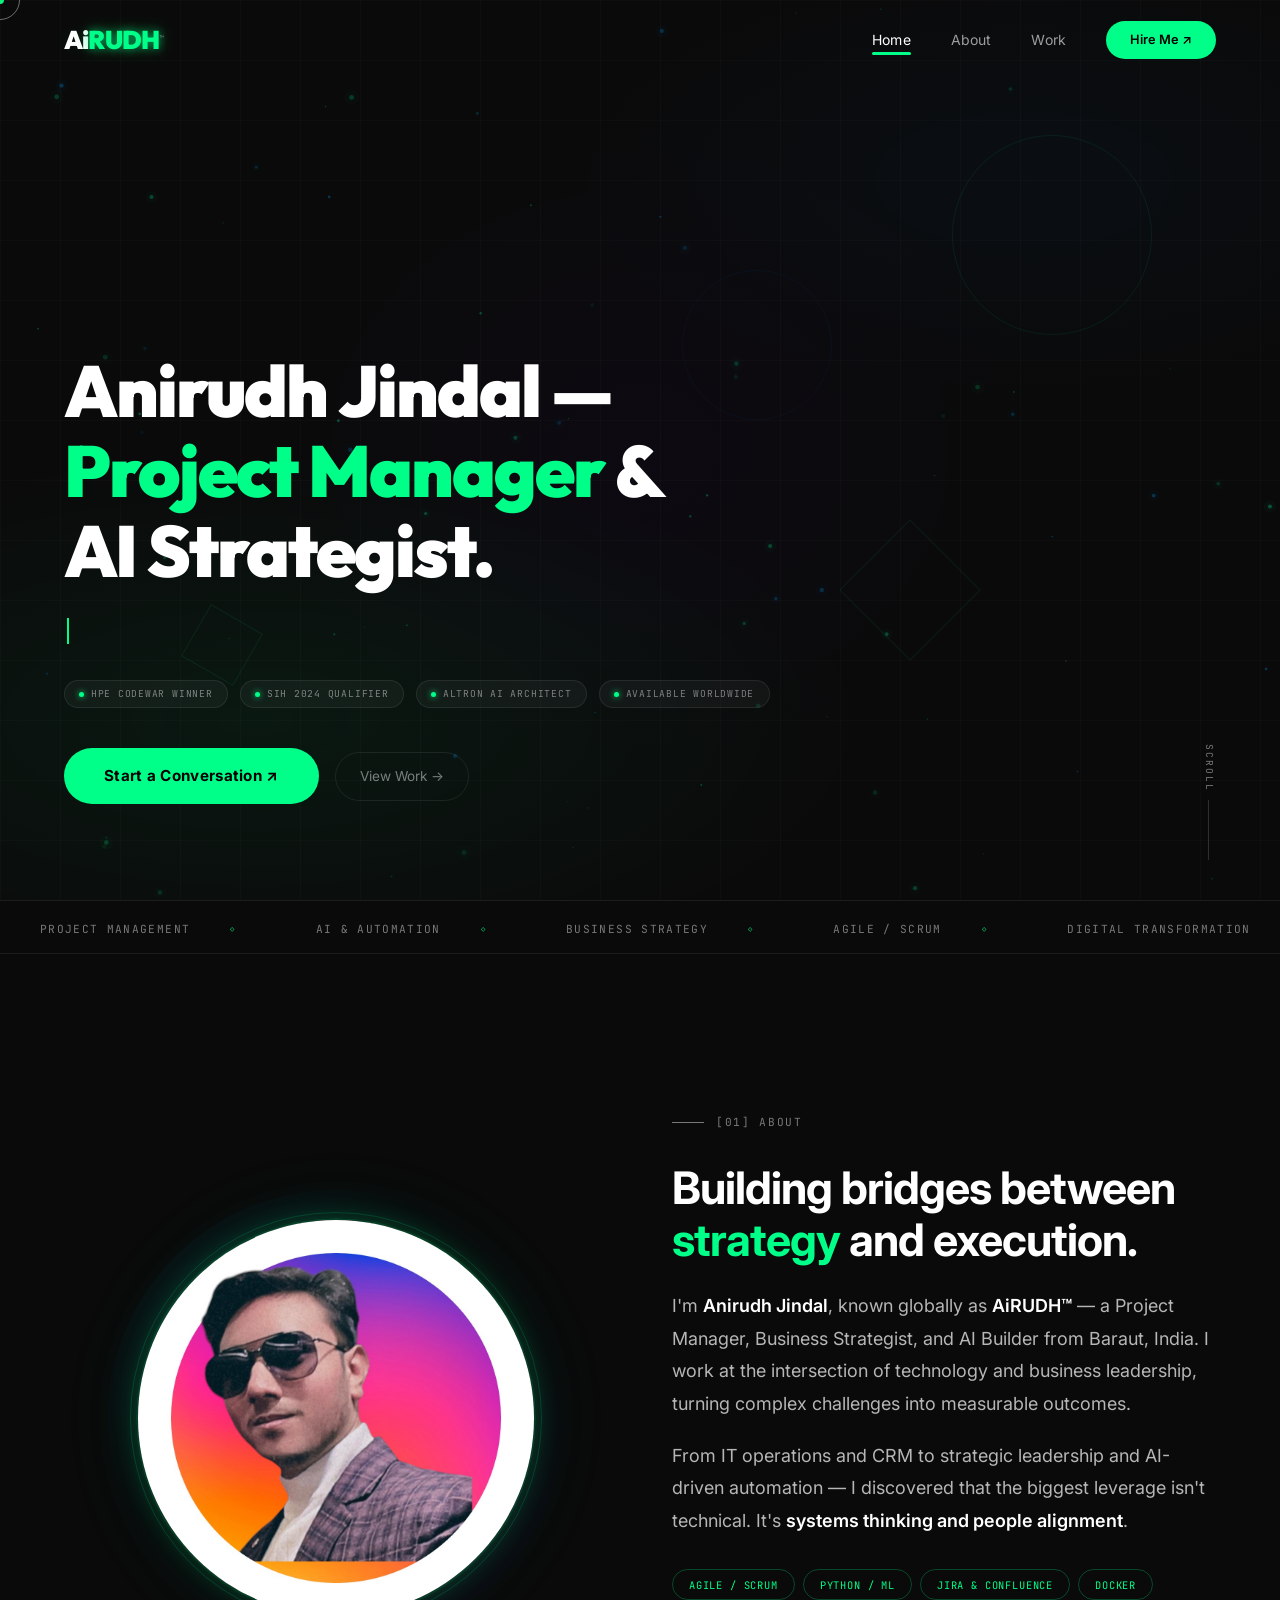
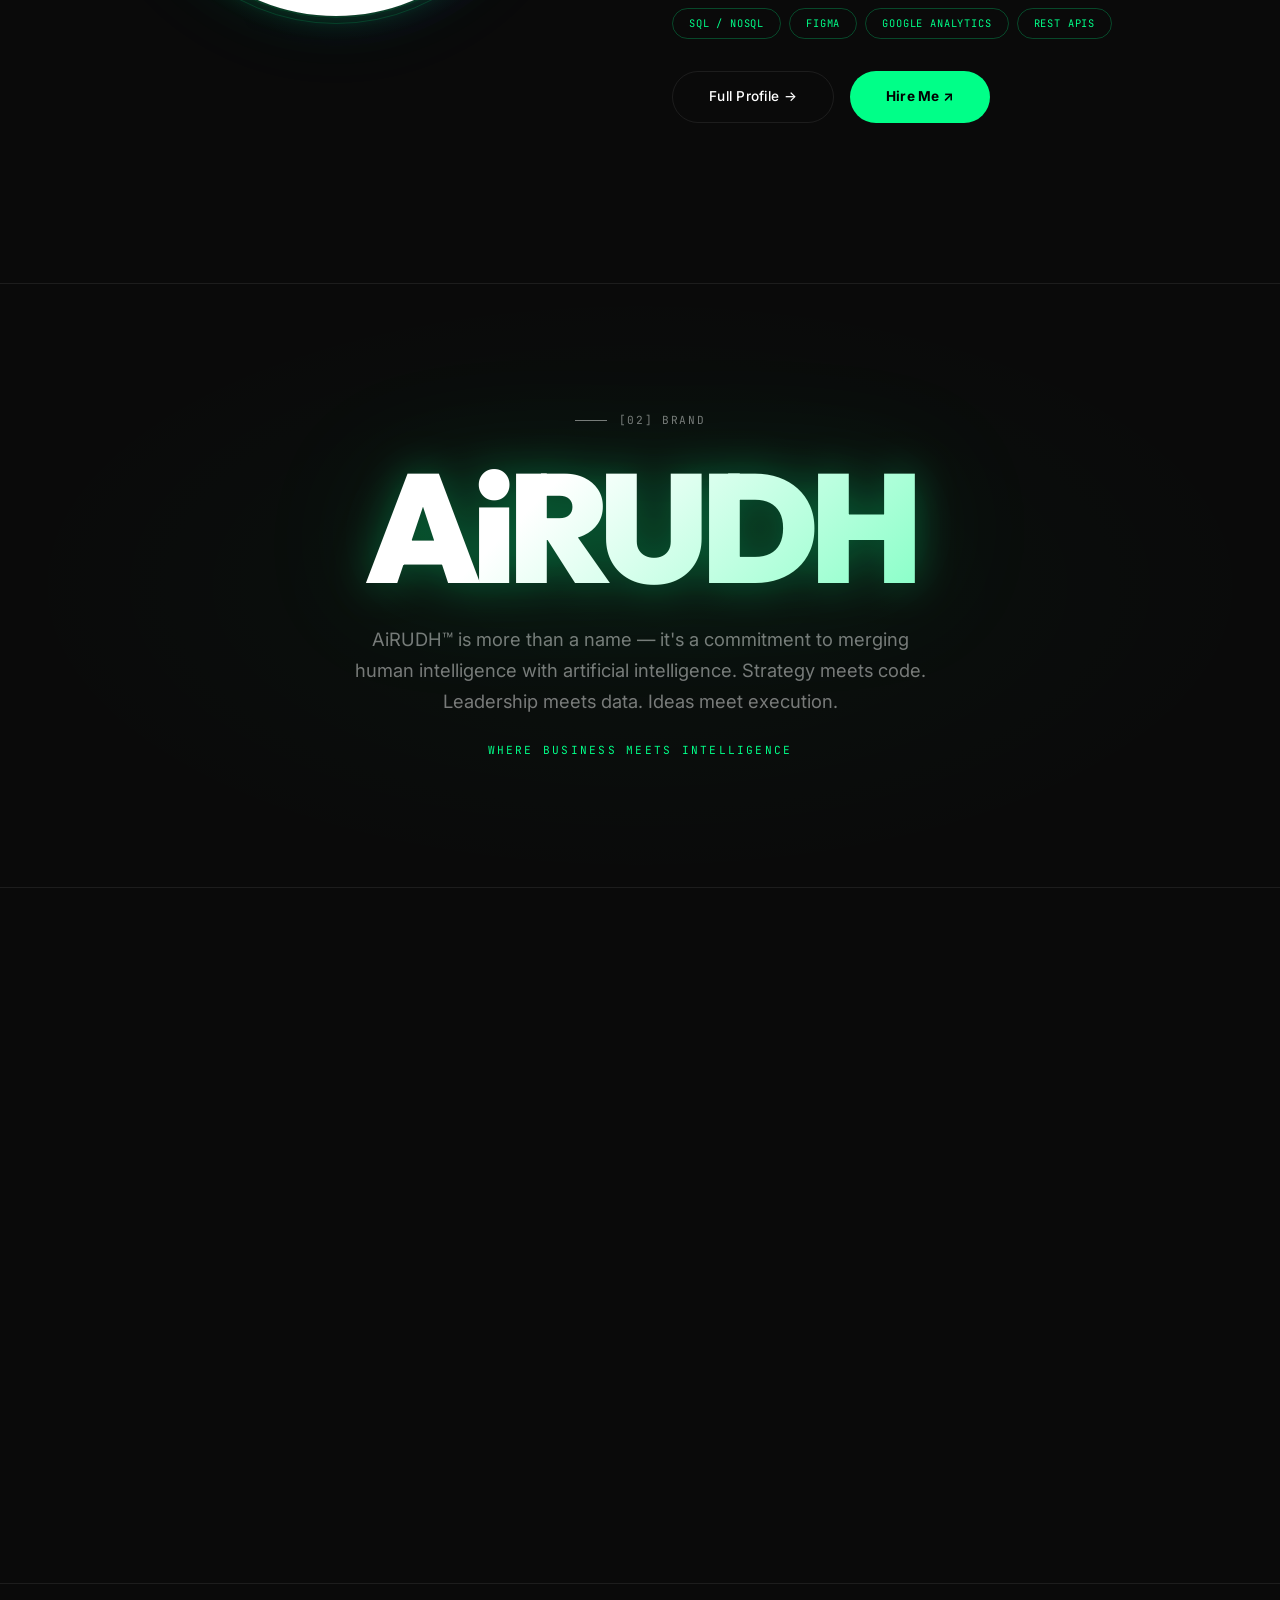
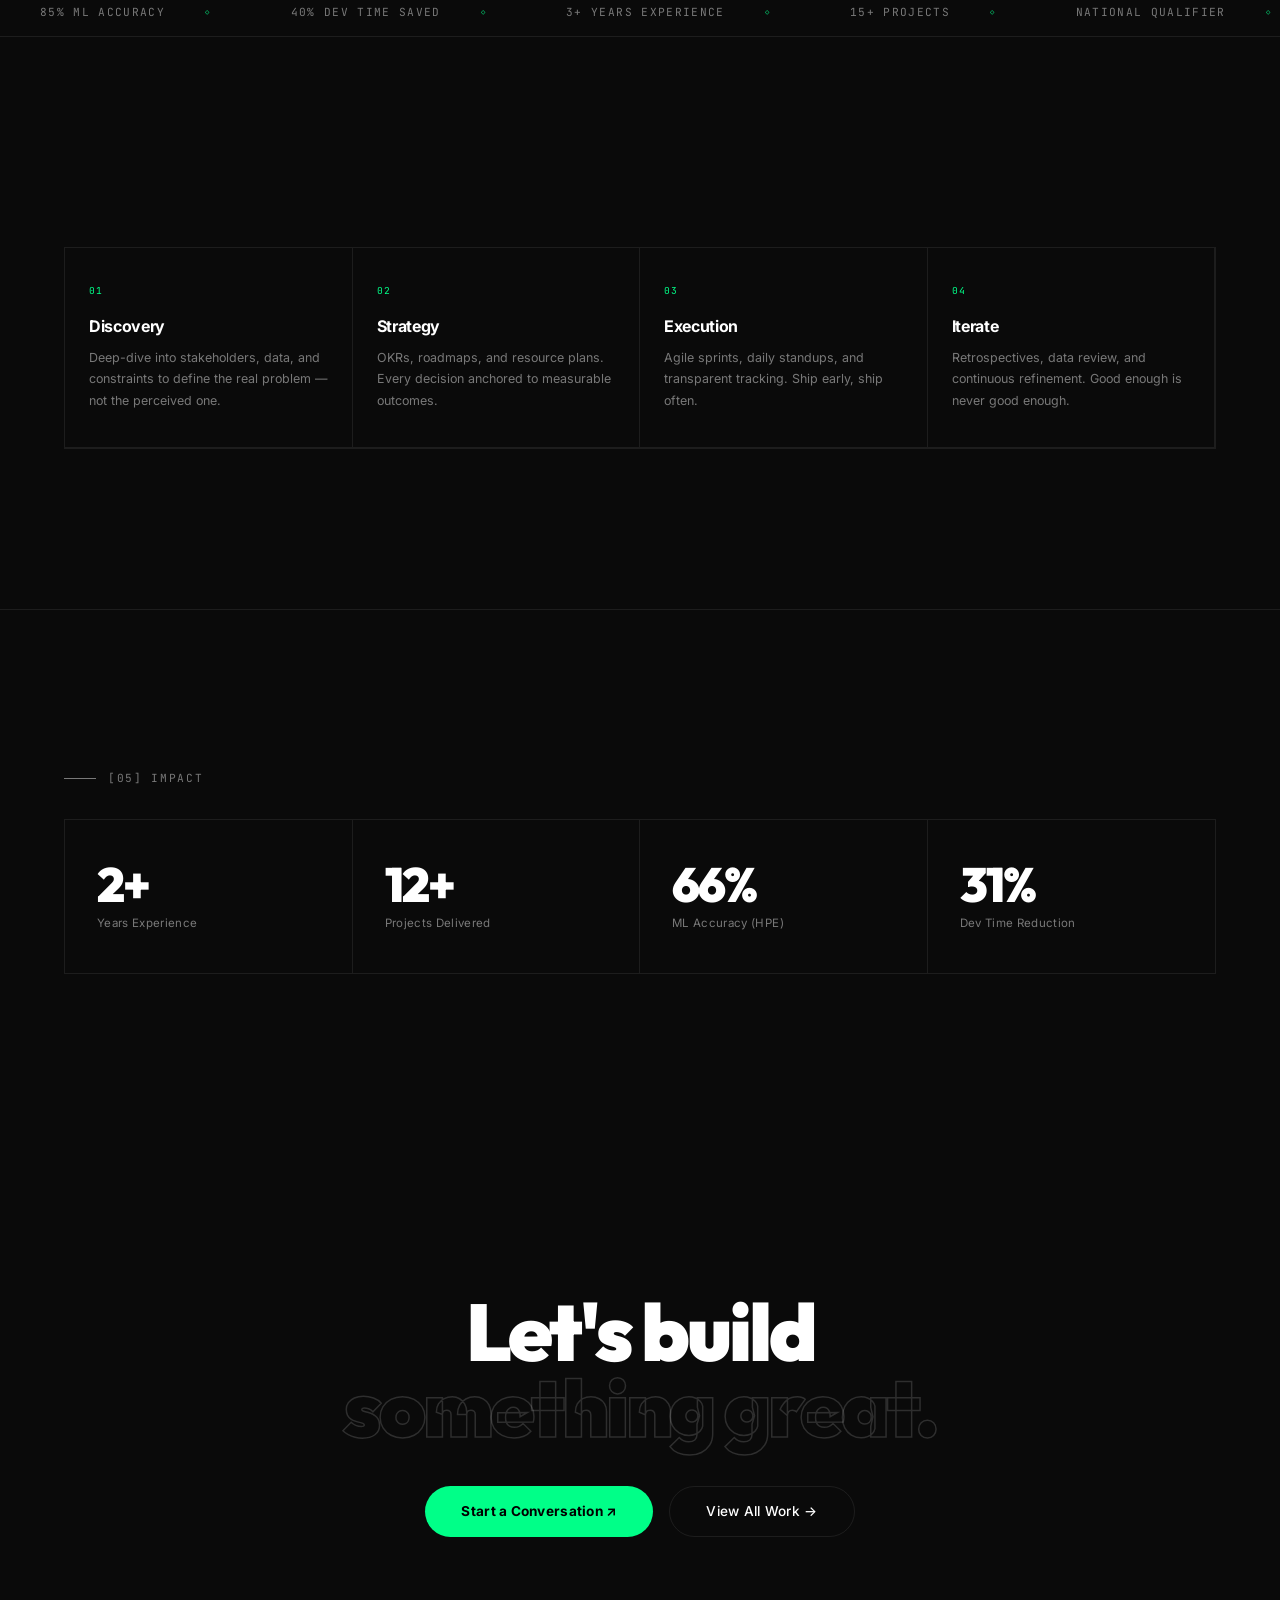
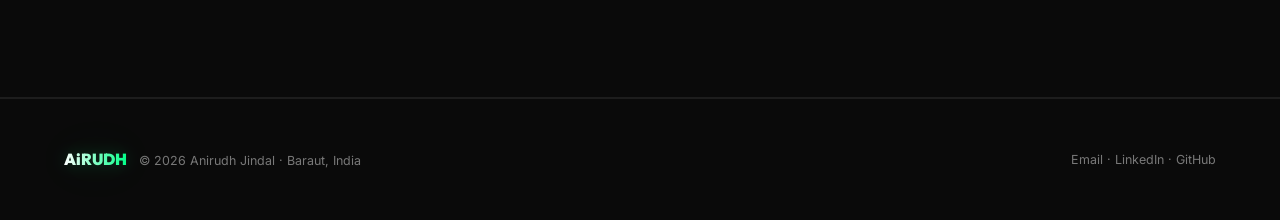
<file: index.html>
<!DOCTYPE html>
<html lang="en" dir="ltr">

<head>
  <meta charset="UTF-8">
  <meta name="viewport" content="width=device-width,initial-scale=1">

  <!-- PRIMARY SEO -->
  <title>Anirudh Jindal — AiRUDH™ | Project Manager, AI Strategist & Business Leader</title>
  <meta name="description"
    content="Anirudh Jindal (AiRUDH™) — Elite Project Manager, Business Strategist & AI Builder from Baraut, India. HPE CodeWar 2024 Winner. Smart India Hackathon 2024 Qualifier. Creator of AlTron AI. Available for consulting, strategy advisory, and AI projects worldwide.">
  <meta name="keywords"
    content="Anirudh Jindal, AiRUDH, airudh, AIRUDH, Anirudh, anirudh jindal, Project Manager, AI Strategist, Business Strategist, HPE CodeWar 2024, Smart India Hackathon 2025, AlTron AI, IT Consultant, Baraut, Uttar Pradesh, India, PM, Agile, Scrum, ML Engineer, Digital Transformation, AI Builder, Tech Leader, Anirudh Jindal portfolio, Anirudh Jindal AiRUDH, who is AiRUDH, AiRUDH India, Anirudh Jindal, anirudh jindal, Founder of MySock, Anirudh Website, anirudh website">
  <meta name="author" content="Anirudh Jindal">
  <meta name="robots" content="index, follow, max-image-preview:large, max-snippet:-1, max-video-preview:-1">
  <meta name="theme-color" content="#0a0a0a">
  <meta name="color-scheme" content="dark">
  <!-- Google Search Console: replace content with your verification code -->
  <meta name="google-site-verification" content="MwntRJ6IZSGb_KypByARoGM3fApC4fwtnV0Y6SHS6VM" />
  <link rel="canonical" href="https://airudh.in/">

  <!-- GEO-TARGETING -->
  <meta name="geo.region" content="IN-UP">
  <meta name="geo.placename" content="Baraut, Uttar Pradesh">
  <meta name="geo.position" content="29.0982;77.2633">
  <meta name="ICBM" content="29.0982, 77.2633">

  <!-- OPEN GRAPH -->
  <meta property="og:title" content="Anirudh Jindal — AiRUDH™ | PM & AI Strategist">
  <meta property="og:description"
    content="Elite Project Manager & AI Strategist. HPE CodeWar 2024 Winner. Creator of AlTron AI. Available for consulting worldwide.">
  <meta property="og:type" content="website">
  <meta property="og:url" content="https://airudh.in/">
  <meta property="og:image" content="https://airudh.in/Professional_PIC-Photoroom.jpg">
  <meta property="og:image:width" content="1200">
  <meta property="og:image:height" content="1200">
  <meta property="og:image:alt" content="Anirudh Jindal — AiRUDH™ Project Manager and AI Strategist">
  <meta property="og:site_name" content="AiRUDH™ — Anirudh Jindal">
  <meta property="og:locale" content="en_US">

  <!-- TWITTER -->
  <meta name="twitter:card" content="summary_large_image">
  <meta name="twitter:title" content="Anirudh Jindal — AiRUDH™ | PM & AI Strategist">
  <meta name="twitter:description"
    content="HPE CodeWar 2024 Winner. Smart India Hackathon Qualifier. AI Builder. Available worldwide.">
  <meta name="twitter:image" content="https://airudh.in/Professional_PIC-Photoroom.jpg">
  <meta name="twitter:image:alt" content="Anirudh Jindal — AiRUDH™ Project Manager and AI Strategist">

  <!-- FONTS (loaded as stylesheet, not @import, to avoid render-blocking chain) -->
  <link rel="preconnect" href="https://fonts.googleapis.com">
  <link rel="preconnect" href="https://fonts.gstatic.com" crossorigin>
  <link rel="stylesheet"
    href="https://fonts.googleapis.com/css2?family=Inter:wght@400;500;700;900&family=Outfit:wght@300;400;700;900&family=JetBrains+Mono:wght@400;500&display=swap">
  <link rel="stylesheet" href="style.css">
  <link rel="sitemap" type="application/xml" href="/sitemap.xml">

  <!-- FAVICON -->
  <link rel="icon"
    href="data:image/svg+xml,<svg xmlns=%22http://www.w3.org/2000/svg%22 viewBox=%220 0 100 100%22><text y=%22.9em%22 font-size=%2280%22>⚡</text></svg>">

  <!-- GOOGLEBOT FAST-PATH: skip loader + show all content instantly for crawlers -->
  <script>
    if (/bot|crawl|spider|slurp|googlebot|bingbot|yandex|baidu|duckduck/i.test(navigator.userAgent)) {
      var s = document.createElement('style');
      s.textContent = '#loader{display:none!important}.reveal{opacity:1!important;transform:none!important}.hero-headline .word{opacity:1!important;transform:none!important}.h-badge{opacity:1!important;transform:none!important;animation:none!important}';
      document.head.appendChild(s);
    }
  </script>

  <!-- NOSCRIPT FALLBACK: ensure crawlers without JS still see content -->
  <noscript>
    <style>
      #loader {
        display: none !important
      }

      .reveal {
        opacity: 1 !important;
        transform: none !important
      }

      .hero-headline .word {
        opacity: 1 !important;
        transform: none !important
      }

      .h-badge {
        opacity: 1 !important;
        transform: none !important;
        animation: none !important
      }

      #typewriter::after {
        content: 'Merging strategy with technology.'
      }
    </style>
  </noscript>
</head>

<body>
  <!-- LOADER -->
  <div id="loader">
    <div class="loader-brand">Ai<span>RUDH</span></div>
    <div class="loader-bar">
      <div class="loader-fill"></div>
    </div>
  </div>

  <div id="scroll-progress"></div>
  <div id="page-overlay"></div>
  <div id="cursor"></div>
  <div id="cursor-ring"></div>

  <!-- NAV -->
  <nav id="nav" role="navigation" aria-label="Primary Navigation">
    <a href="index.html" class="nav-logo mag" aria-label="AiRUDH Home">Ai<span>RUDH</span></a>
    <div class="nav-menu">
      <a href="index.html" class="nav-link" data-page="index.html">Home</a>
      <a href="about.html" class="nav-link" data-page="about.html">About</a>
      <a href="work.html" class="nav-link" data-page="work.html">Work</a>
      <a href="contact.html" class="nav-cta mag" aria-label="Hire Anirudh Jindal">Hire Me ↗</a>
    </div>
    <button class="hamburger" aria-label="Open menu"><span></span><span></span><span></span></button>
  </nav>

  <!-- ═══ HERO ═══ -->
  <section class="hero" role="banner">
    <canvas id="particles-canvas" aria-hidden="true"></canvas>
    <div class="hero-shapes" aria-hidden="true">
      <div class="h-shape"></div>
      <div class="h-shape"></div>
      <div class="h-shape"></div>
      <div class="h-shape"></div>
    </div>
    <div class="hero-content">
      <h1 class="hero-headline">
        <span class="word">Anirudh</span>
        <span class="word">Jindal</span>
        <span class="word">—</span><br>
        <span class="word" style="color:var(--accent)">Project</span>
        <span class="word" style="color:var(--accent)">Manager</span>
        <span class="word">&</span><br>
        <span class="word">AI</span>
        <span class="word">Strategist.</span>
      </h1>
      <p class="hero-sub">
        <span id="typewriter" class="typewriter"
          data-phrases="Merging strategy with technology.|Building AI-driven solutions.|Leading cross-functional teams.|Delivering measurable impact."></span>
      </p>
      <div class="hero-badges">
        <span class="h-badge"><span class="b-dot"></span>HPE CodeWar Winner</span>
        <span class="h-badge"><span class="b-dot"></span>SIH 2024 Qualifier</span>
        <span class="h-badge"><span class="b-dot"></span>AlTron AI Architect</span>
        <span class="h-badge"><span class="b-dot"></span>Available Worldwide</span>
      </div>
      <div class="hero-cta-row">
        <a href="contact.html" class="hero-cta mag">Start a Conversation ↗</a>
        <a href="work.html" class="hero-cta-sec mag">View Work →</a>
      </div>
    </div>
    <div class="scroll-indicator">
      <span>Scroll</span>
      <div class="scroll-line"></div>
    </div>
  </section>

  <!-- MARQUEE -->
  <div class="marquee" aria-hidden="true">
    <div class="marquee-inner">
      <span class="mq-item">Project Management</span><span class="mq-item">AI & Automation</span>
      <span class="mq-item">Business Strategy</span><span class="mq-item">Agile / Scrum</span>
      <span class="mq-item">Digital Transformation</span><span class="mq-item">Team Leadership</span>
      <span class="mq-item">HPE CodeWar 2024</span><span class="mq-item">Smart India Hackathon</span>
      <span class="mq-item">Project Management</span><span class="mq-item">AI & Automation</span>
      <span class="mq-item">Business Strategy</span><span class="mq-item">Agile / Scrum</span>
      <span class="mq-item">Digital Transformation</span><span class="mq-item">Team Leadership</span>
      <span class="mq-item">HPE CodeWar 2024</span><span class="mq-item">Smart India Hackathon</span>
    </div>
  </div>

  <!-- ═══ ABOUT STRIP ═══ -->
  <section class="section" id="about">
    <div class="container">
      <div class="about-grid">
        <div class="about-photo reveal">
          <img src="Professional_PIC-Photoroom.jpg" alt="Anirudh Jindal — Project Manager & AI Strategist from India"
            width="400" height="400" loading="lazy">
        </div>
        <div class="about-body">
          <div class="section-label reveal">[01] About</div>
          <h2 class="reveal rd1">Building bridges between <strong style="color:var(--accent)">strategy</strong> and
            execution.</h2>
          <p class="reveal rd2">
            I'm <strong>Anirudh Jindal</strong>, known globally as <strong>AiRUDH™</strong> — a Project Manager,
            Business Strategist, and AI Builder from Baraut, India.
            I work at the intersection of technology and business leadership, turning complex challenges into measurable
            outcomes.
          </p>
          <p class="reveal rd3">
            From IT operations and CRM to strategic leadership and AI-driven automation —
            I discovered that the biggest leverage isn't technical. It's <strong>systems thinking and people
              alignment</strong>.
          </p>
          <div class="skills-tags reveal rd4">
            <span class="skill-tag">Agile / Scrum</span><span class="skill-tag">Python / ML</span>
            <span class="skill-tag">Jira & Confluence</span><span class="skill-tag">Docker</span>
            <span class="skill-tag">SQL / NoSQL</span><span class="skill-tag">Figma</span>
            <span class="skill-tag">Google Analytics</span><span class="skill-tag">REST APIs</span>
          </div>
          <div style="display:flex;gap:1rem;flex-wrap:wrap;margin-top:2rem;" class="reveal rd4">
            <a href="about.html" class="btn-outline mag">Full Profile →</a>
            <a href="contact.html" class="btn-accent mag">Hire Me ↗</a>
          </div>
        </div>
      </div>
    </div>
  </section>

  <div class="divider"></div>

  <!-- ═══ BRAND MANIFESTO ═══ -->
  <section class="manifesto">
    <div class="container">
      <div class="section-label reveal" style="justify-content:center;">[02] Brand</div>
      <div class="manifesto-brand reveal rd1">AiRUDH</div>
      <p class="manifesto-sub reveal rd2">
        AiRUDH™ is more than a name — it's a commitment to merging human intelligence with artificial intelligence.
        Strategy meets code. Leadership meets data. Ideas meet execution.
      </p>
      <div class="manifesto-tagline reveal rd3">Where Business Meets Intelligence</div>
    </div>
  </section>

  <div class="divider"></div>

  <!-- ═══ PROJECTS ═══ -->
  <section class="section" id="work">
    <div class="container">
      <div
        style="display:flex;justify-content:space-between;align-items:center;margin-bottom:3rem;flex-wrap:wrap;gap:1rem;">
        <div class="section-label reveal" style="margin-bottom:0;">[03] Selected Work</div>
        <a href="work.html" class="btn-outline reveal mag" style="font-size:.75rem;">All Projects →</a>
      </div>
      <div class="projects-grid">
        <a href="work.html" class="project-card reveal" data-cat="ai"
          aria-label="HPE CodeWar 2024 — Predictive Analytics">
          <div
            style="width:100%;height:100%;background:linear-gradient(145deg,#0d1020,#0a1a30,#061820);display:flex;align-items:center;justify-content:center;">
            <span style="font-weight:900;font-size:clamp(2rem,5vw,3.5rem);letter-spacing:-.04em;opacity:.12;">HPE</span>
          </div>
          <div class="card-overlay">
            <h3>HPE CodeWar 2024</h3>
            <p>Predictive analytics — 85% ML accuracy, 48h sprint</p>
            <div class="card-tags"><span class="card-tag">AI / ML</span><span class="card-tag">Enterprise</span></div>
          </div>
          <div class="card-arrow">↗</div>
        </a>
        <a href="work.html" class="project-card reveal rd1" data-cat="ai"
          aria-label="AlTron AI System — Offline AI Platform">
          <div
            style="width:100%;height:100%;background:linear-gradient(145deg,#060d06,#0a1a0d,#051a10);display:flex;align-items:center;justify-content:center;">
            <span
              style="font-weight:900;font-size:clamp(2rem,5vw,3rem);letter-spacing:-.04em;opacity:.12;">AlTron</span>
          </div>
          <div class="card-overlay">
            <h3>AlTron AI System</h3>
            <p>Offline AI platform — vision, voice, memory-learning pipeline</p>
            <div class="card-tags"><span class="card-tag">Architecture</span><span class="card-tag">MVP</span></div>
          </div>
          <div class="card-arrow">↗</div>
        </a>
        <a href="work.html" class="project-card reveal rd2" data-cat="web" aria-label="MySock Platform — E-Commerce">
          <div
            style="width:100%;height:100%;background:linear-gradient(145deg,#120808,#1a0d06,#200a06);display:flex;align-items:center;justify-content:center;">
            <span
              style="font-weight:900;font-size:clamp(2rem,5vw,3rem);letter-spacing:-.04em;opacity:.12;">MySock</span>
          </div>
          <div class="card-overlay">
            <h3>MySock Platform</h3>
            <p>E-Commerce lifecycle — OAuth, analytics, conversion UX</p>
            <div class="card-tags"><span class="card-tag">Product</span><span class="card-tag">E-Commerce</span></div>
          </div>
          <div class="card-arrow">↗</div>
        </a>
      </div>
    </div>
  </section>

  <!-- MARQUEE 2 (reverse) -->
  <div class="marquee" aria-hidden="true">
    <div class="marquee-inner" style="animation-direction:reverse;animation-duration:30s;">
      <span class="mq-item">85% ML Accuracy</span><span class="mq-item">40% Dev Time Saved</span>
      <span class="mq-item">3+ Years Experience</span><span class="mq-item">15+ Projects</span>
      <span class="mq-item">National Qualifier</span><span class="mq-item">HPE Winner</span>
      <span class="mq-item">AiRUDH™</span><span class="mq-item">Open to Opportunities</span>
      <span class="mq-item">85% ML Accuracy</span><span class="mq-item">40% Dev Time Saved</span>
      <span class="mq-item">3+ Years Experience</span><span class="mq-item">15+ Projects</span>
      <span class="mq-item">National Qualifier</span><span class="mq-item">HPE Winner</span>
      <span class="mq-item">AiRUDH™</span><span class="mq-item">Open to Opportunities</span>
    </div>
  </div>

  <!-- ═══ PROCESS ═══ -->
  <section class="section" id="process">
    <div class="container">
      <div class="section-label reveal">[04] How I Work</div>
      <div class="process-grid reveal rd1">
        <div class="proc-card">
          <div class="proc-num">01</div>
          <div class="proc-title">Discovery</div>
          <div class="proc-desc">Deep-dive into stakeholders, data, and constraints to define the real problem — not the
            perceived one.</div>
        </div>
        <div class="proc-card">
          <div class="proc-num">02</div>
          <div class="proc-title">Strategy</div>
          <div class="proc-desc">OKRs, roadmaps, and resource plans. Every decision anchored to measurable outcomes.
          </div>
        </div>
        <div class="proc-card">
          <div class="proc-num">03</div>
          <div class="proc-title">Execution</div>
          <div class="proc-desc">Agile sprints, daily standups, and transparent tracking. Ship early, ship often.</div>
        </div>
        <div class="proc-card">
          <div class="proc-num">04</div>
          <div class="proc-title">Iterate</div>
          <div class="proc-desc">Retrospectives, data review, and continuous refinement. Good enough is never good
            enough.</div>
        </div>
      </div>
    </div>
  </section>

  <div class="divider"></div>

  <!-- ═══ STATS ═══ -->
  <section class="section" id="stats">
    <div class="container">
      <div class="section-label reveal">[05] Impact</div>
      <div class="stats-bar reveal rd1">
        <div class="stat-cell">
          <div class="stat-num"><span data-to="3" data-suffix="+">0</span></div>
          <div class="stat-label">Years Experience</div>
        </div>
        <div class="stat-cell">
          <div class="stat-num"><span data-to="15" data-suffix="+">0</span></div>
          <div class="stat-label">Projects Delivered</div>
        </div>
        <div class="stat-cell">
          <div class="stat-num"><span data-to="85" data-suffix="%">0</span></div>
          <div class="stat-label">ML Accuracy (HPE)</div>
        </div>
        <div class="stat-cell">
          <div class="stat-num"><span data-to="40" data-suffix="%">0</span></div>
          <div class="stat-label">Dev Time Reduction</div>
        </div>
      </div>
    </div>
  </section>

  <!-- ═══ CTA ═══ -->
  <section class="section cta-section">
    <div class="container">
      <h2 class="cta-headline reveal">Let's build<br><span class="cta-ghost">something great.</span></h2>
      <div class="cta-buttons reveal rd2">
        <a href="contact.html" class="btn-accent mag">Start a Conversation ↗</a>
        <a href="work.html" class="btn-outline mag">View All Work →</a>
      </div>
    </div>
  </section>

  <div class="divider"></div>
  <footer>
    <div>
      <span class="footer-brand">AiRUDH</span>
      <span style="margin-left:.5rem;">© 2026 Anirudh Jindal · Baraut, India</span>
    </div>
    <span>
      <a href="mailto:work.anirudhjindal@gmail.com">Email</a> ·
      <a href="https://linkedin.com/in/anirudh-jindal" target="_blank" rel="noopener">LinkedIn</a> ·
      <a href="https://github.com/AiRUDH" target="_blank" rel="noopener">GitHub</a>
    </span>
  </footer>
  <button id="fab" aria-label="Back to top">↑</button>

  <!-- STRUCTURED DATA -->
  <script type="application/ld+json">{
    "@context":"https://schema.org",
    "@graph":[
      {
        "@type":"WebSite",
        "name":"AiRUDH™ — Anirudh Jindal",
        "url":"https://airudh.in",
        "description":"Portfolio of Anirudh Jindal (AiRUDH™) — Project Manager, AI Strategist & Business Leader",
        "potentialAction":{"@type":"SearchAction","target":"https://airudh.in/?q={search_term_string}","query-input":"required name=search_term_string"}
      },
      {
        "@type":"Person",
        "name":"Anirudh Jindal",
        "alternateName":["AiRUDH","Ai RUDH","Anirudh","airudh","AIRUDH","Anirudh J","Anirudh Jindal AiRUDH","anirudh jindal"],
        "url":"https://airudh.in",
        "image":"https://airudh.in/Professional_PIC-Photoroom.jpg",
        "email":"work.anirudhjindal@gmail.com",
        "telephone":"+91-98974-70837",
        "jobTitle":"Project Manager & AI Strategist",
        "description":"Elite Project Manager, Business Strategist, and AI Builder from Baraut, India. HPE CodeWar 2024 Winner. Smart India Hackathon 2024 Qualifier. Creator of AlTron AI. Available for worldwide consulting and AI projects.",
        "knowsAbout":["Project Management","Artificial Intelligence","Machine Learning","Business Strategy","Agile","Scrum","Digital Transformation","Python","Data Analytics","Team Leadership","Product Development","Process Automation"],
        "alumniOf":{"@type":"Organization","name":"HPE CodeWar 2024"},
        "address":{"@type":"PostalAddress","addressLocality":"Baraut","addressRegion":"Uttar Pradesh","addressCountry":"IN"},
        "sameAs":["https://linkedin.com/in/anirudh-jindal","https://github.com/AiRUDH"],
        "award":["HPE CodeWar 2024 Winner","Smart India Hackathon 2024 Qualifier"]
      },
      {
        "@type":"BreadcrumbList",
        "itemListElement":[
          {"@type":"ListItem","position":1,"name":"Home","item":"https://airudh.in/"},
          {"@type":"ListItem","position":2,"name":"About","item":"https://airudh.in/about.html"},
          {"@type":"ListItem","position":3,"name":"Work","item":"https://airudh.in/work.html"},
          {"@type":"ListItem","position":4,"name":"Contact","item":"https://airudh.in/contact.html"}
        ]
      }
    ]
  }</script>
  <!-- FAQ Schema for rich snippets -->
  <script type="application/ld+json">{
    "@context":"https://schema.org",
    "@type":"FAQPage",
    "mainEntity":[
      {"@type":"Question","name":"Who is Anirudh Jindal?","acceptedAnswer":{"@type":"Answer","text":"Anirudh Jindal, globally known as AiRUDH™, is an elite Project Manager, AI Strategist, and Business Leader based in Baraut, Uttar Pradesh, India. He won HPE CodeWar 2024 and qualified for the national-level Smart India Hackathon 2024. He is the creator of AlTron AI, an offline artificial intelligence system."}},
      {"@type":"Question","name":"What does AiRUDH do?","acceptedAnswer":{"@type":"Answer","text":"AiRUDH™ (Anirudh Jindal) provides project management consulting, AI-driven automation, business strategy advisory, product development, and digital transformation services to clients worldwide. His expertise spans Agile/Scrum methodology, machine learning, and cross-functional team leadership."}},
      {"@type":"Question","name":"How to contact Anirudh Jindal?","acceptedAnswer":{"@type":"Answer","text":"You can contact Anirudh Jindal (AiRUDH) via WhatsApp at +91 98974 70837, email at work.anirudhjindal@gmail.com, or connect on LinkedIn at linkedin.com/in/anirudh-jindal. He guarantees a response within 24 hours."}},
      {"@type":"Question","name":"What is Anirudh Jindal's experience?","acceptedAnswer":{"@type":"Answer","text":"Anirudh Jindal has 3+ years of experience in IT operations, CRM, project management, and AI/ML engineering. He has delivered 15+ projects including HPE enterprise solutions (85% ML accuracy), the AlTron offline AI system with vision and voice modules, and full-lifecycle e-commerce platforms."}},
      {"@type":"Question","name":"What is AiRUDH?","acceptedAnswer":{"@type":"Answer","text":"AiRUDH is the professional brand name of Anirudh Jindal. It represents the fusion of AI (Artificial Intelligence) with RUDH (from Anirudh), symbolizing the commitment to merging human intelligence with artificial intelligence in every project."}},
      {"@type":"Question","name":"Where is Anirudh Jindal from?","acceptedAnswer":{"@type":"Answer","text":"Anirudh Jindal (AiRUDH) is from Baraut, Uttar Pradesh, India. He works with clients globally and is available for remote consulting, strategy advisory, and AI projects worldwide."}},
      {"@type":"Question","name":"What is AlTron AI?","acceptedAnswer":{"@type":"Answer","text":"AlTron AI is a fully offline artificial intelligence platform designed and led by Anirudh Jindal (AiRUDH). It features vision, voice, and memory-learning capabilities across 3 core AI modules, with zero cloud dependency."}}
    ]
  }</script>
  <script src="main.js" defer></script>
</body>

</html>
</file>
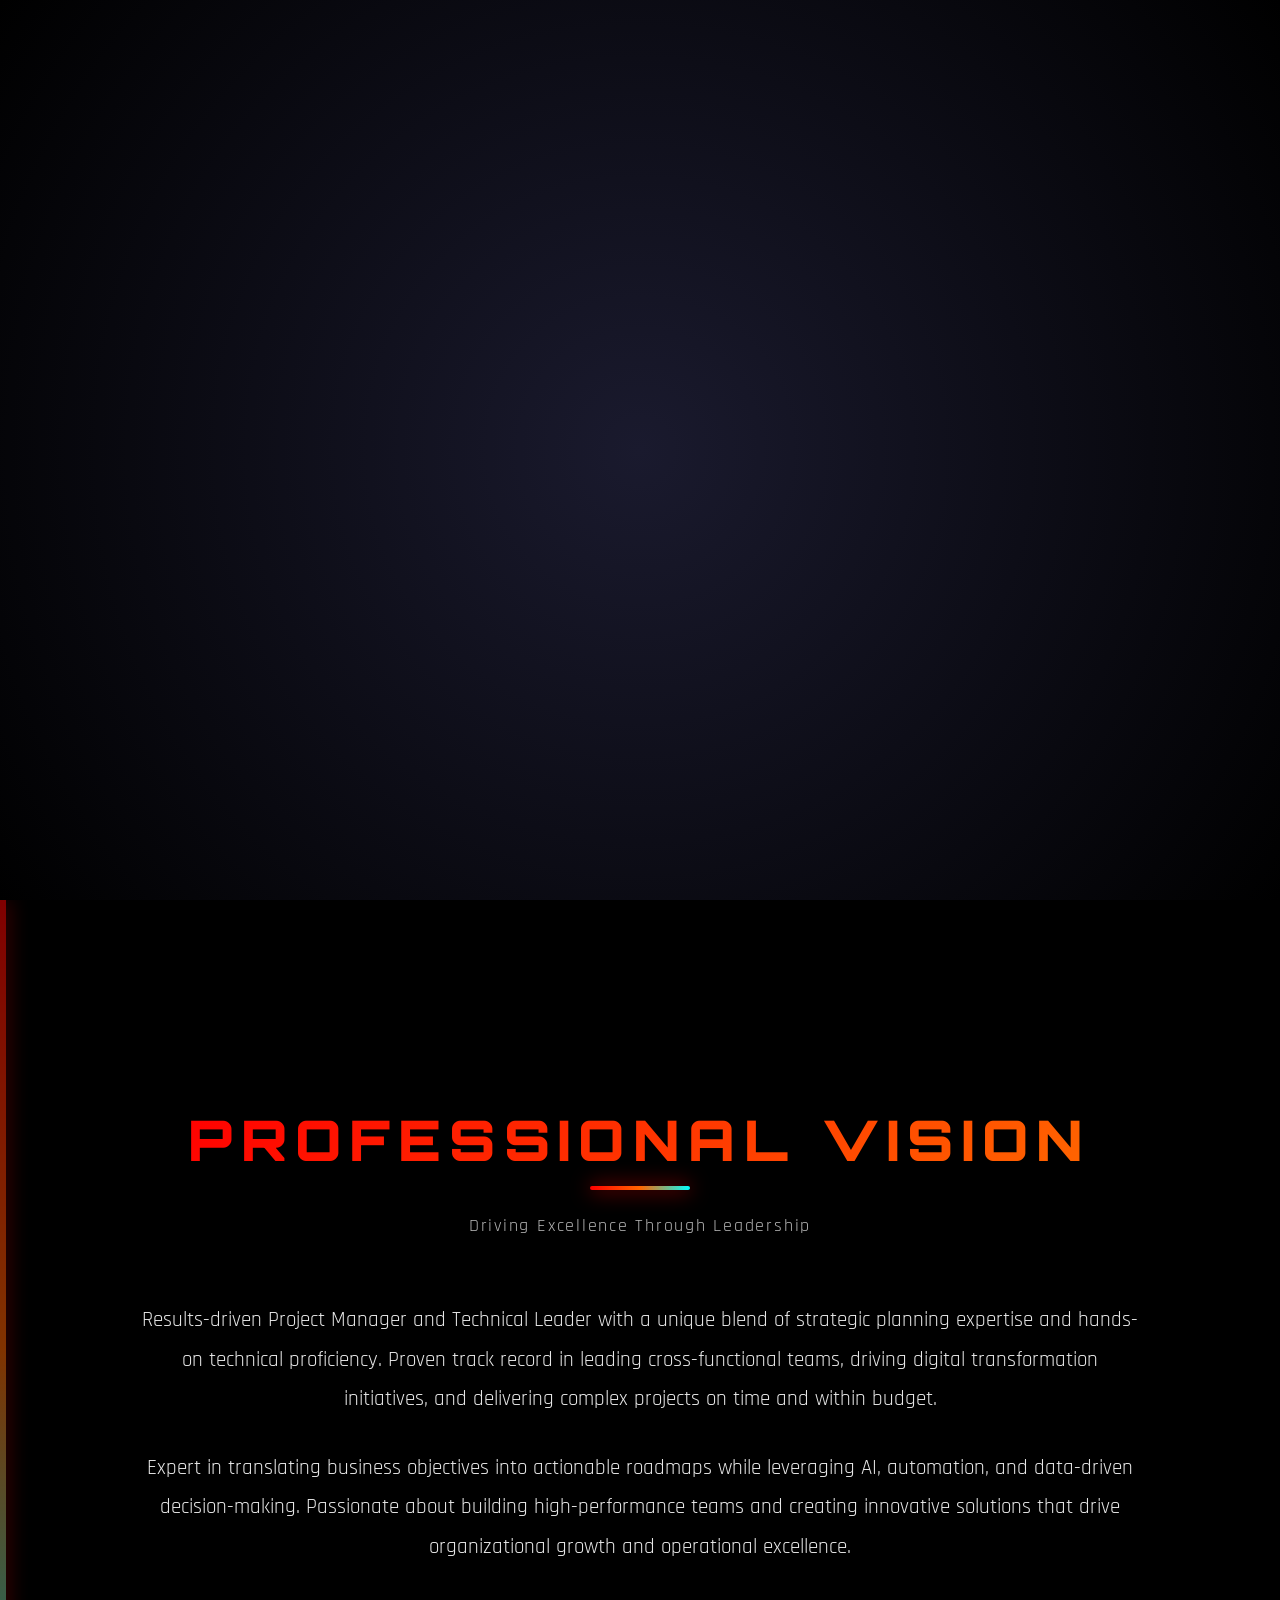
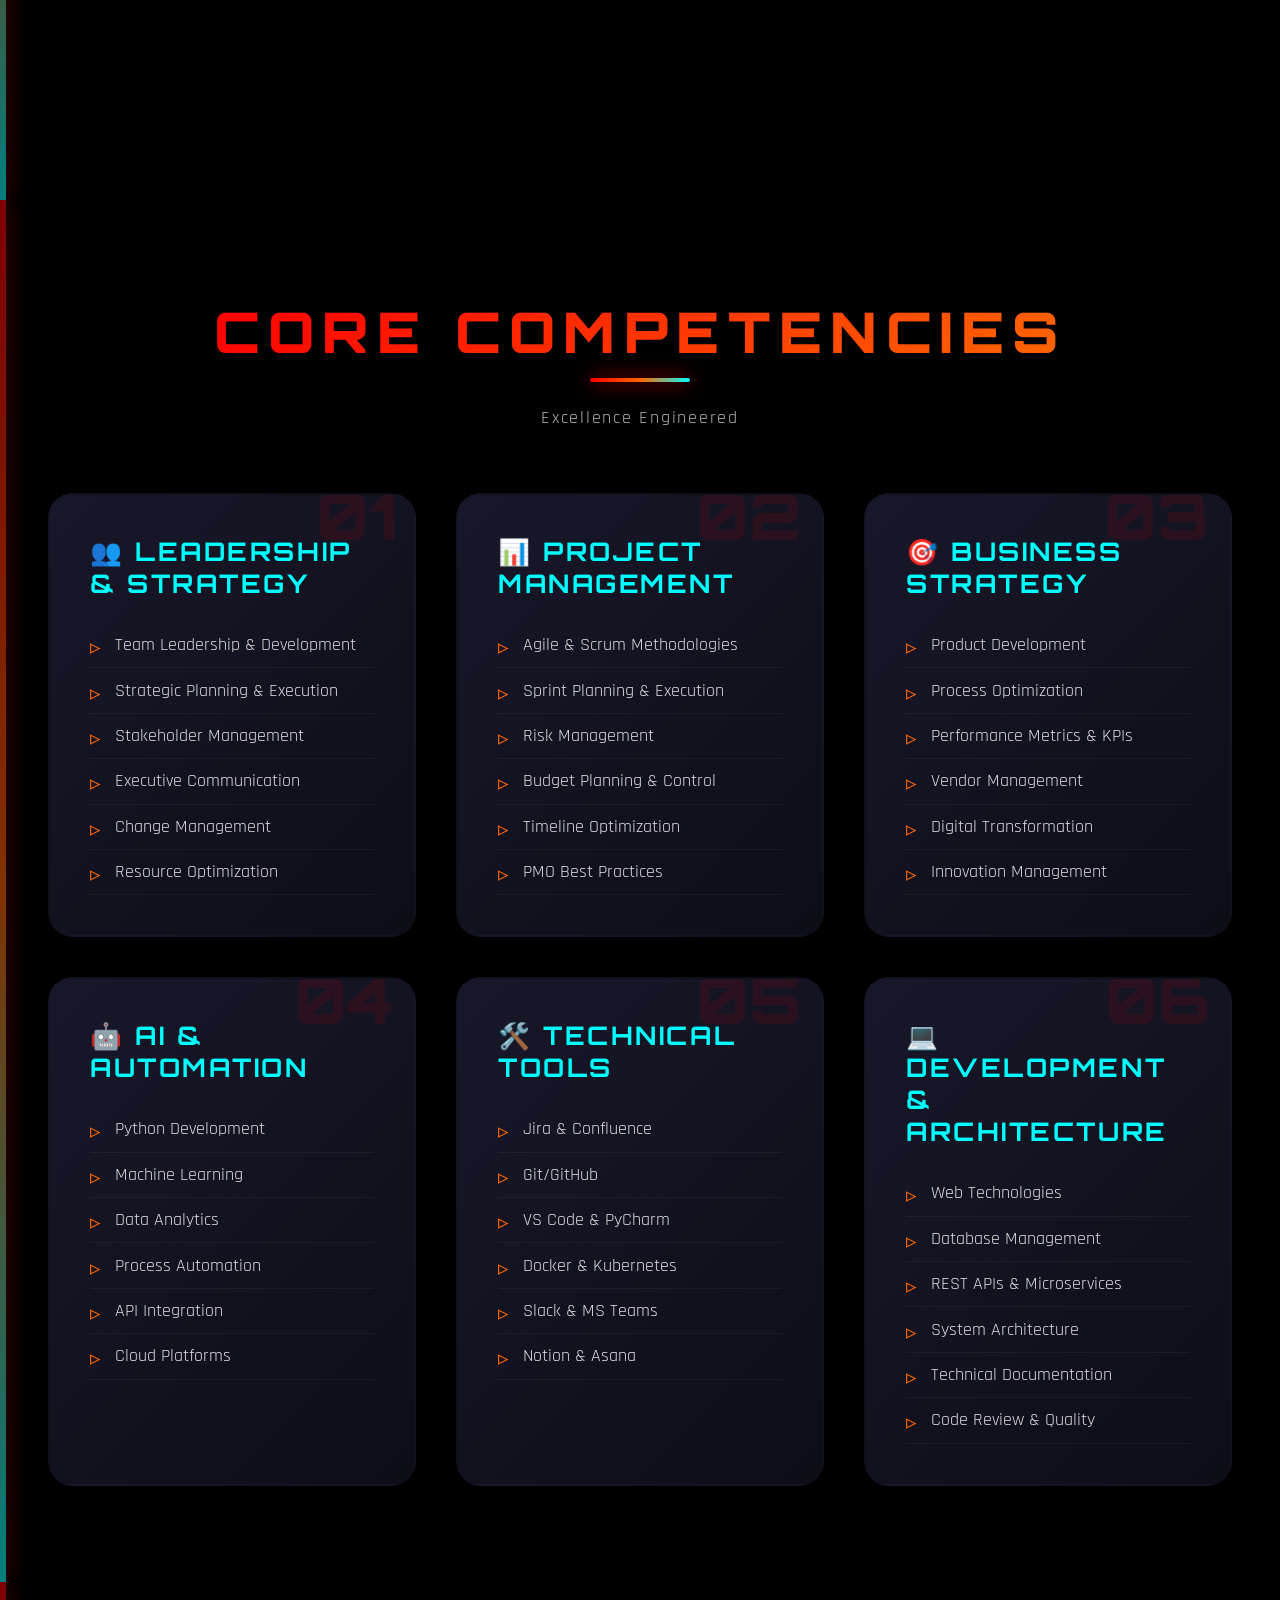
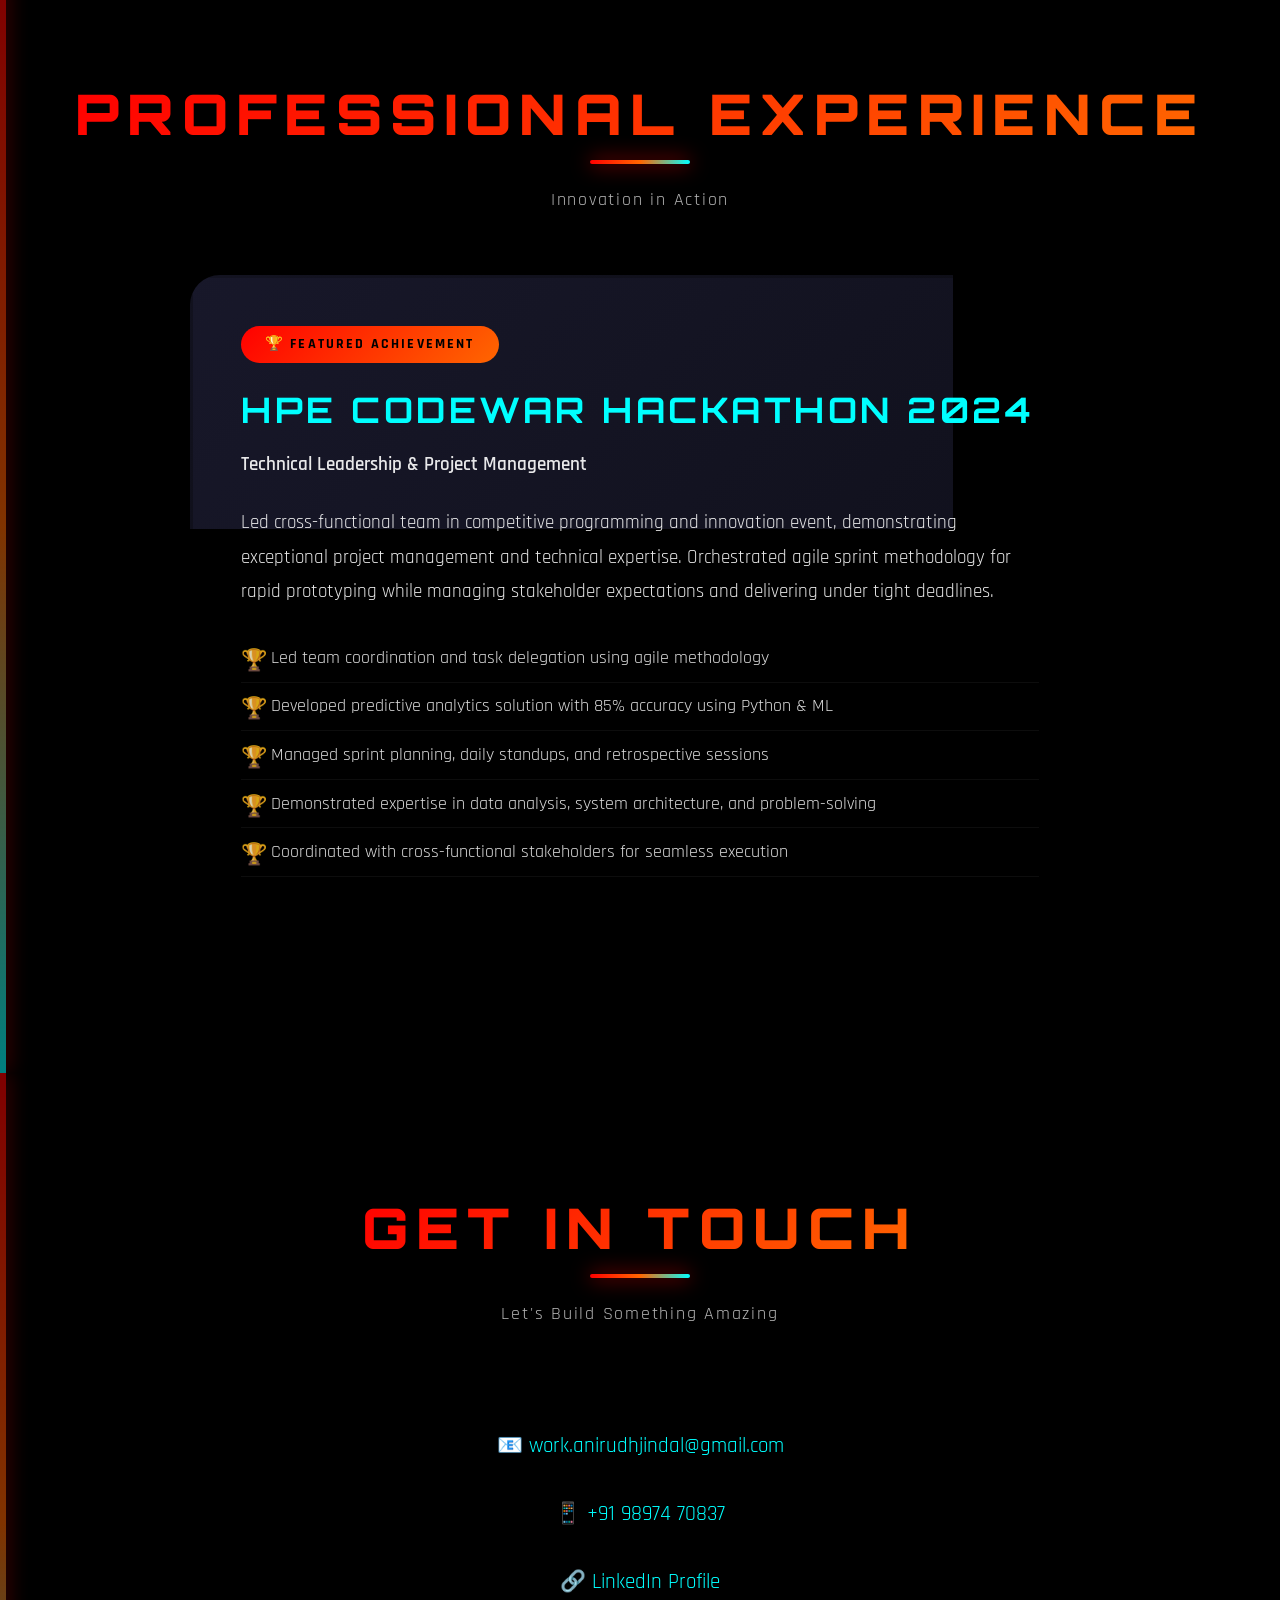
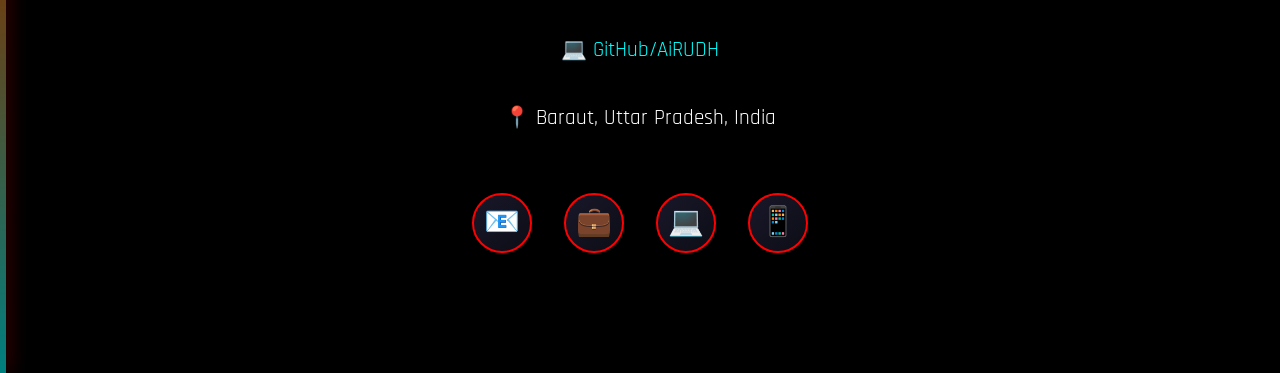
<file: Game/Index.html>
<!DOCTYPE html>
<html lang="en">
<head>
  <meta charset="UTF-8">
  <meta name="viewport" content="width=device-width, initial-scale=1.0">
  <title>Anirudh Jindal - Elite Portfolio</title>
  <style>
    @import url('https://fonts.googleapis.com/css2?family=Orbitron:wght@400;700;900&family=Rajdhani:wght@300;400;600;700&display=swap');

    * {
      margin: 0;
      padding: 0;
      box-sizing: border-box;
    }

    :root {
      --primary: #ff0000;
      --secondary: #00ffff;
      --accent: #ff6600;
      --dark: #0a0a0a;
      --mid: #1a1a2e;
      --light: #ffffff;
    }

    html {
      scroll-behavior: smooth;
    }

    body {
      font-family: 'Rajdhani', sans-serif;
      background: #000;
      color: var(--light);
      overflow-x: hidden;
      position: relative;
    }

    /* ANIMATED BACKGROUND PARTICLES */
    .bg-particles {
      position: fixed;
      top: 0;
      left: 0;
      width: 100%;
      height: 100%;
      z-index: -1;
      background: radial-gradient(circle at 20% 50%, rgba(255, 0, 0, 0.08), transparent 50%),
                  radial-gradient(circle at 80% 50%, rgba(0, 255, 255, 0.08), transparent 50%),
                  radial-gradient(circle at 50% 80%, rgba(255, 102, 0, 0.05), transparent 50%);
      animation: bgShift 20s ease infinite;
    }

    @keyframes bgShift {
      0%, 100% { transform: scale(1) rotate(0deg); }
      50% { transform: scale(1.1) rotate(2deg); }
    }

    .particle {
      position: absolute;
      width: 2px;
      height: 2px;
      background: var(--secondary);
      border-radius: 50%;
      box-shadow: 0 0 10px var(--secondary);
      animation: float 15s infinite ease-in-out;
    }

    @keyframes float {
      0%, 100% { transform: translateY(0) translateX(0); }
      50% { transform: translateY(-100vh) translateX(50px); }
    }

    /* LOADER WITH DRIFTING WHEEL */
    #loader {
      position: fixed;
      inset: 0;
      background: radial-gradient(circle at center, #1a1a2e, #000);
      display: flex;
      justify-content: center;
      align-items: center;
      z-index: 10000;
      transition: opacity 1s cubic-bezier(0.4, 0, 0.2, 1);
    }

    .wheel-container {
      position: relative;
      width: min(300px, 60vw);
      height: min(300px, 60vw);
      animation: drift 6s cubic-bezier(0.4, 0, 0.2, 1) forwards;
      filter: drop-shadow(0 0 40px rgba(255, 0, 0, 0.8));
    }

    @keyframes drift {
      0% {
        transform: translateX(-150vw) rotate(-720deg);
        filter: blur(5px);
      }
      40% {
        transform: translateX(5vw) rotate(360deg);
        filter: blur(0);
      }
      60% {
        transform: translateX(-5vw) rotate(720deg);
        filter: blur(0);
      }
      100% {
        transform: translateX(150vw) rotate(1440deg);
        filter: blur(8px);
        opacity: 0;
      }
    }

    .wheel {
      position: absolute;
      inset: 0;
      border: min(18px, 3vw) solid transparent;
      border-top-color: var(--primary);
      border-right-color: var(--accent);
      border-bottom-color: var(--secondary);
      border-left-color: var(--primary);
      border-radius: 50%;
      animation: spin 0.6s linear infinite;
      box-shadow: 0 0 60px rgba(255, 0, 0, 0.9),
                  inset 0 0 40px rgba(0, 255, 255, 0.6);
    }

    .wheel::before,
    .wheel::after {
      content: '';
      position: absolute;
      inset: 15%;
      border-radius: 50%;
      border: 3px dashed rgba(255, 255, 255, 0.3);
    }

    .wheel::after {
      inset: 35%;
      border-style: solid;
      border-color: var(--secondary);
      animation: spin 1.5s linear infinite reverse;
    }

    @keyframes spin {
      to { transform: rotate(360deg); }
    }

    .profile-pic {
      position: absolute;
      width: 55%;
      height: 55%;
      border-radius: 50%;
      top: 50%;
      left: 50%;
      transform: translate(-50%, -50%);
      z-index: 2;
      border: 5px solid var(--light);
      box-shadow: 0 0 40px rgba(255, 255, 255, 0.8),
                  inset 0 0 20px rgba(0, 0, 0, 0.5);
      object-fit: cover;
    }

    .loader-text {
      position: absolute;
      bottom: -60px;
      left: 50%transform: translateX(-50%);
      font-family: 'Orbitron', sans-serif;
      font-size: clamp(0.8rem, 2vw, 1.2rem);
      letter-spacing: 0.3em;
      color: var(--secondary);
      text-transform: uppercase;
      white-space: nowrap;
      animation: pulse 1.5s ease-in-out infinite;
    }

    @keyframes pulse {
      0%, 100% { opacity: 0.5; }
      50% { opacity: 1; }
    }

    /* ROAD ANIMATION */
    .road {
      position: fixed;
      bottom: 0;
      left: 0;
      width: 100%;
      height: 120px;
      background: linear-gradient(to bottom, transparent, rgba(17, 17, 17, 0.8) 40%, #111 80%);
      z-index: 0;
      overflow: hidden;
      pointer-events: none;
    }

    .lane {
      position: absolute;
      width: 200%;
      height: 8px;
      top: 50%;
      transform: translateY(-50%);
      background: repeating-linear-gradient(
        to right,
        #ffff00 0,
        #ffff00 80px,
        transparent 80px,
        transparent 160px
      );
      animation: moveRoad 3s linear infinite;
    }

    .lane:nth-child(2) {
      top: 70%;
      opacity: 0.6;
      height: 6px;
    }

    @keyframes moveRoad {
      0% { transform: translateX(0) translateY(-50%); }
      100% { transform: translateX(-50%) translateY(-50%); }
    }

    /* HEADER NAVIGATION */
    header {
      position: fixed;
      top: 0;
      left: 0;
      right: 0;
      background: rgba(10, 10, 10, 0.85);
      backdrop-filter: blur(20px) saturate(180%);
      padding: 1rem 2rem;
      z-index: 1000;
      border-bottom: 2px solid transparent;
      border-image: linear-gradient(90deg, var(--primary), var(--accent), var(--secondary)) 1;
      box-shadow: 0 10px 40px rgba(0, 0, 0, 0.5);
      transition: all 0.3s ease;
    }

    header.scrolled {
      padding: 0.7rem 2rem;
      background: rgba(10, 10, 10, 0.95);
    }

    .nav-container {
      max-width: 1400px;
      margin: 0 auto;
      display: flex;
      justify-content: space-between;
      align-items: center;
      flex-wrap: wrap;
      gap: 1rem;
    }

    .logo {
      font-family: 'Orbitron', sans-serif;
      font-size: clamp(1.2rem, 3vw, 1.8rem);
      font-weight: 900;
      background: linear-gradient(135deg, var(--primary), var(--accent), var(--secondary));
      -webkit-background-clip: text;
      -webkit-text-fill-color: transparent;
      background-clip: text;
      letter-spacing: 0.2em;
      position: relative;
      cursor: pointer;
      transition: all 0.4s ease;
    }

    .logo:hover {
      transform: scale(1.05);
      filter: drop-shadow(0 0 20px rgba(255, 0, 0, 0.8));
    }

    nav {
      display: flex;
      gap: 0.8rem;
      flex-wrap: wrap;
    }

    .nav-button {
      padding: 0.8rem 1.5rem;
      background: linear-gradient(135deg, rgba(26, 26, 46, 0.8), rgba(15, 15, 25, 0.8));
      color: var(--light);
      border: 2px solid transparent;
      border-radius: 50px;
      cursor: pointer;
      font-size: clamp(0.8rem, 1.5vw, 0.95rem);
      font-weight: 600;
      text-transform: uppercase;
      letter-spacing: 0.15em;
      position: relative;
      overflow: hidden;
      transition: all 0.4s cubic-bezier(0.4, 0, 0.2, 1);
      font-family: 'Rajdhani', sans-serif;
    }

    .nav-button::before {
      content: '⚙️';
      position: absolute;
      left: -40px;
      top: 50%;
      transform: translateY(-50%);
      font-size: 1.2em;
      transition: all 0.4s cubic-bezier(0.4, 0, 0.2, 1);
    }

    .nav-button::after {
      content: '';
      position: absolute;
      inset: 0;
      background: linear-gradient(135deg, var(--primary), var(--accent));
      opacity: 0;
      transition: opacity 0.4s ease;
      z-index: -1;
    }

    .nav-button:hover::before,
    .nav-button.active::before {
      left: 12px;
    }

    .nav-button:hover::after,
    .nav-button.active::after {
      opacity: 1;
    }

    .nav-button:hover,
    .nav-button.active {
      border-color: var(--secondary);
      color: #000;
      transform: translateY(-3px) scale(1.05);
      box-shadow: 0 10px 40px rgba(255, 0, 0, 0.6),
                  0 0 30px rgba(0, 255, 255, 0.4);
    }

    /* BURGER MENU FOR MOBILE */
    .burger {
      display: none;
      flex-direction: column;
      gap: 6px;
      cursor: pointer;
      z-index: 1001;
    }

    .burger span {
      width: 30px;
      height: 3px;
      background: linear-gradient(90deg, var(--primary), var(--accent));
      border-radius: 5px;
      transition: all 0.3s ease;
    }

    @media (max-width: 768px) {
      .burger {
        display: flex;
      }

      nav {
        position: fixed;
        top: 80px;
        left: 0;
        right: 0;
        background: rgba(10, 10, 10, 0.98);
        backdrop-filter: blur(20px);
        flex-direction: column;
        padding: 2rem;
        transform: translateY(-120%);
        transition: transform 0.4s cubic-bezier(0.4, 0, 0.2, 1);
        border-bottom: 2px solid var(--primary);
      }

      nav.active {
        transform: translateY(0);
      }

      .burger.active span:nth-child(1) {
        transform: rotate(45deg) translate(8px, 8px);
      }

      .burger.active span:nth-child(2) {
        opacity: 0;
      }

      .burger.active span:nth-child(3) {
        transform: rotate(-45deg) translate(8px, -8px);
      }
    }

    /* SECTIONS */
    section {
      min-height: 100vh;
      display: flex;
      flex-direction: column;
      justify-content: center;
      align-items: center;
      padding: 6rem 2rem;
      position: relative;
      overflow: hidden;
    }

    section::before {
      content: '';
      position: absolute;
      left: 0;
      top: 0;
      width: 6px;
      height: 100%;
      background: linear-gradient(to bottom, var(--primary), var(--accent), var(--secondary));
      opacity: 0.5;
      box-shadow: 0 0 20px var(--primary);
    }

    /* HERO SECTION */
    #home {
      position: relative;
      perspective: 1000px;
    }

    .hero-content {
      text-align: center;
      z-index: 2;
      animation: fadeInUp 1s ease-out 0.5s both;
    }

    @keyframes fadeInUp {
      from {
        opacity: 0;
        transform: translateY(40px);
      }
      to {
        opacity: 1;
        transform: translateY(0);
      }
    }

    h1 {
      font-family: 'Orbitron', sans-serif;
      font-size: clamp(2.5rem, 8vw, 6rem);
      font-weight: 900;
      margin-bottom: 1rem;
      text-transform: uppercase;
      letter-spacing: 0.1em;
      background: linear-gradient(135deg, var(--primary), var(--accent), var(--secondary), var(--primary));
      background-size: 300% 300%;
      -webkit-background-clip: text;
      -webkit-text-fill-color: transparent;
      background-clip: text;
      animation: gradient 8s ease infinite, textGlow 3s ease-in-out infinite;
      position: relative;
      display: inline-block;
    }

    @keyframes gradient {
      0%, 100% { background-position: 0% 50%; }
      50% { background-position: 100% 50%; }
    }

    @keyframes textGlow {
      0%, 100% {
        filter: drop-shadow(0 0 20px rgba(255, 0, 0, 0.8))
                drop-shadow(0 0 40px rgba(255, 102, 0, 0.6));
      }
      50% {
        filter: drop-shadow(0 0 30px rgba(0, 255, 255, 0.8))
                drop-shadow(0 0 60px rgba(255, 0, 0, 0.4));
      }
    }

    .subtitle {
      font-size: clamp(1.2rem, 3vw, 2rem);
      font-weight: 600;
      color: var(--accent);
      margin-bottom: 1rem;
      letter-spacing: 0.2em;
      text-transform: uppercase;
      animation: fadeInUp 1s ease-out 0.7s both;
    }

    .tagline {
      font-size: clamp(0.9rem, 2vw, 1.2rem);
      color: var(--secondary);
      margin-bottom: 2.5rem;
      letter-spacing: 0.15em;
      animation: fadeInUp 1s ease-out 0.9s both;
    }

    .cta-buttons {
      display: flex;
      gap: 1.5rem;
      flex-wrap: wrap;
      justify-content: center;
      animation: fadeInUp 1s ease-out 1.1s both;
    }

    .btn {
      padding: 1rem 2.5rem;
      border-radius: 50px;
      font-size: clamp(0.9rem, 1.8vw, 1.1rem);
      font-weight: 700;
      text-transform: uppercase;
      letter-spacing: 0.15em;
      border: none;
      cursor: pointer;
      position: relative;
      overflow: hidden;
      transition: all 0.4s cubic-bezier(0.4, 0, 0.2, 1);
      font-family: 'Rajdhani', sans-serif;
    }

    .btn-primary {
      background: linear-gradient(135deg, var(--primary), var(--accent));
      color: #000;
      box-shadow: 0 10px 40px rgba(255, 0, 0, 0.6);
    }

    .btn-primary::before {
      content: '';
      position: absolute;
      inset: 0;
      background: linear-gradient(135deg, var(--accent), var(--secondary));
      opacity: 0;
      transition: opacity 0.4s ease;
    }

    .btn-primary:hover::before {
      opacity: 1;
    }

    .btn-primary:hover {
      transform: translateY(-5px) scale(1.05);
      box-shadow: 0 20px 60px rgba(255, 0, 0, 0.8),
                  0 0 40px rgba(0, 255, 255, 0.6);
    }

    .btn-secondary {
      background: transparent;
      border: 2px solid var(--secondary);
      color: var(--secondary);
    }

    .btn-secondary::before {
      content: '';
      position: absolute;
      inset: 0;
      background: var(--secondary);
      transform: scaleX(0);
      transform-origin: left;
      transition: transform 0.4s ease;
      z-index: -1;
    }

    .btn-secondary:hover::before {
      transform: scaleX(1);
    }

    .btn-secondary:hover {
      color: #000;
      transform: translateY(-5px) scale(1.05);
      box-shadow: 0 10px 40px rgba(0, 255, 255, 0.6);
    }

    .btn span {
      position: relative;
      z-index: 1;
    }

    /* 3D PROFILE SHOWCASE */
    .profile-showcase {
      position: absolute;
      right: 10%;
      top: 50%;
      transform: translateY(-50%);
      width: min(350px, 40vw);
      height: min(350px, 40vw);
      animation: float3D 6s ease-in-out infinite;
    }

    @keyframes float3D {
      0%, 100% {
        transform: translateY(-50%) rotateY(0deg) translateZ(0);
      }
      50% {
        transform: translateY(calc(-50% - 30px)) rotateY(10deg) translateZ(50px);
      }
    }

    .profile-wheel-3d {
      position: relative;
      width: 100%;
      height: 100%;
      transform-style: preserve-3d;
      animation: rotate3D 20s linear infinite;
    }

    @keyframes rotate3D {
      to { transform: rotateY(360deg); }
    }

    .wheel-ring {
      position: absolute;
      inset: 0;
      border-radius: 50%;
      border: 8px solid transparent;
      border-top-color: var(--primary);
      border-right-color: var(--accent);
      box-shadow: 0 0 60px rgba(255, 0, 0, 0.8),
                  inset 0 0 40px rgba(0, 255, 255, 0.3);
    }

    .wheel-ring:nth-child(2) {
      inset: 15%;
      border-width: 6px;
      border-top-color: var(--secondary);
      border-left-color: var(--accent);
      animation: spin 4s linear infinite reverse;
    }

    .wheel-ring:nth-child(3) {
      inset: 30%;
      border-width: 4px;
      border-style: dashed;
      border-color: rgba(255, 255, 255, 0.3);
      animation: spin 8s linear infinite;
    }

    .profile-img-3d {
      position: absolute;
      inset: 20%;
      border-radius: 50%;
      overflow: hidden;
      border: 4px solid var(--light);
      box-shadow: 0 0 40px rgba(255, 255, 255, 0.8);
    }

    .profile-img-3d img {
      width: 100%;
      height: 100%;
      object-fit: cover;
    }

    @media (max-width: 1024px) {
      .profile-showcase {
        position: static;
        transform: none;
        margin: 3rem auto 0;
        animation: float 4s ease-in-out infinite;
      }

      @keyframes float {
        0%, 100% { transform: translateY(0); }
        50% { transform: translateY(-20px); }
      }
    }

    /* SECTION TITLES */
    .section-header {
      text-align: center;
      margin-bottom: 4rem;
      animation: fadeInUp 0.8s ease-out;
    }

    h2 {
      font-family: 'Orbitron', sans-serif;
      font-size: clamp(2rem, 5vw, 3.5rem);
      font-weight: 900;
      text-transform: uppercase;
      letter-spacing: 0.15em;
      margin-bottom: 1rem;
      background: linear-gradient(135deg, var(--primary), var(--accent));
      -webkit-background-clip: text;
      -webkit-text-fill-color: transparent;
      background-clip: text;
      position: relative;
      display: inline-block;
    }

    h2::after {
      content: '';
      position: absolute;
      bottom: -15px;
      left: 50%;
      transform: translateX(-50%);
      width: 100px;
      height: 4px;
      background: linear-gradient(90deg, var(--primary), var(--accent), var(--secondary));
      border-radius: 2px;
      box-shadow: 0 0 20px var(--primary);
    }

    .section-subtitle {
      font-size: clamp(0.9rem, 2vw, 1.1rem);
      color: rgba(255, 255, 255, 0.7);
      letter-spacing: 0.1em;
      margin-top: 1.5rem;
    }

    /* ABOUT SECTION */
    .about-content {
      max-width: 1000px;
      text-align: center;
      line-height: 1.9;
    }

    .about-content p {
      font-size: clamp(1.05rem, 2.2vw, 1.3rem);
      margin-bottom: 1.8rem;
      animation: fadeInUp 0.8s ease-out;
      animation-fill-mode: both;
      color: rgba(255, 255, 255, 0.9);
    }

    .about-content p:nth-child(1) { animation-delay: 0.2s; }
    .about-content p:nth-child(2) { animation-delay: 0.4s; }

    /* EXPERTISE GRID - 60% Management + 40% Technical */
    .expertise-grid {
      display: grid;
      grid-template-columns: repeat(auto-fit, minmax(min(100%, 320px), 1fr));
      gap: 2.5rem;
      width: 100%;
      max-width: 1400px;
      padding: 0 1rem;
    }

    .expertise-card {
      background: linear-gradient(135deg, rgba(26, 26, 46, 0.9), rgba(15, 15, 25, 0.9));
      padding: 2.5rem;
      border-radius: 25px;
      border: 2px solid transparent;
      position: relative;
      overflow: hidden;
      transition: all 0.5s cubic-bezier(0.4, 0, 0.2, 1);
      cursor: pointer;
      backdrop-filter: blur(10px);
    }

    .expertise-card::before {
      content: '';
      position: absolute;
      inset: 0;
      background: linear-gradient(135deg, var(--primary), var(--accent), var(--secondary));
      opacity: 0;
      transition: opacity 0.5s ease;
      z-index: 0;
    }

    .expertise-card::after {
      content: '';
      position: absolute;
      top: -50%;
      left: -50%;
      width: 200%;
      height: 200%;
      background: conic-gradient(
        from 0deg,
        transparent,
        rgba(255, 0, 0, 0.3),
        transparent 30%
      );
      animation: rotate 4s linear infinite;
      opacity: 0;
      transition: opacity 0.5s ease;
    }

    @keyframes rotate {
      to { transform: rotate(360deg); }
    }

    .expertise-card:hover::before {
      opacity: 0.1;
    }

    .expertise-card:hover::after {
      opacity: 1;
    }

    .expertise-card:hover {
      transform: translateY(-15px) scale(1.02);
      border-color: var(--secondary);
      box-shadow: 0 30px 80px rgba(255, 0, 0, 0.4),
                  0 0 60px rgba(0, 255, 255, 0.3);
    }

    .expertise-card > * {
      position: relative;
      z-index: 1;
    }

    .expertise-number {
      font-family: 'Orbitron', sans-serif;
      font-size: 4rem;
      font-weight: 900;
      color: rgba(255, 0, 0, 0.1);
      position: absolute;
      top: -20px;
      right: 20px;
      z-index: 0;
      transition: all 0.5s ease;
    }

    .expertise-card:hover .expertise-number {
      color: rgba(255, 0, 0, 0.3);
      transform: scale(1.2);
    }

    .expertise-card h3 {
      font-family: 'Orbitron', sans-serif;
      font-size: clamp(1.2rem, 2.5vw, 1.6rem);
      margin-bottom: 1.5rem;
      color: var(--secondary);
      text-transform: uppercase;
      letter-spacing: 0.1em;
    }

    .expertise-card ul {
      list-style: none;
    }

    .expertise-card li {
      padding: 0.7rem 0;
      border-bottom: 1px solid rgba(255, 255, 255, 0.05);
      font-size: clamp(0.95rem, 1.9vw, 1.1rem);
      color: rgba(255, 255, 255, 0.85);
      position: relative;
      padding-left: 25px;
      transition: all 0.3s ease;
    }

    .expertise-card li::before {
      content: '▹';
      position: absolute;
      left: 0;
      color: var(--accent);
      font-size: 1.2em;
      transition: transform 0.3s ease;
    }

    .expertise-card li:hover {
      color: var(--secondary);
      padding-left: 35px;
    }

    .expertise-card li:hover::before {
      transform: translateX(5px);
    }

    /* HACKATHON SECTION */
    .hackathon-card {
      max-width: 900px;
      background: linear-gradient(135deg, rgba(26, 26, 46, 0.9), rgba(15, 15, 25, 0.9));
      padding: 3rem;
      border-radius: 30px;
      border: 3px solid transparent;
      position: relative;
      overflow: hidden;
      transition: all 0.6s cubic-bezier(0.4, 0, 0.2, 1);
      cursor: pointer;
      backdrop-filter: blur(15px);
    }

    .hackathon-card::before {
      content: '';
      position: absolute;
      inset: 0;
      background: linear-gradient(135deg, var(--primary), var(--accent), var(--secondary));
      opacity: 0;
      transition: opacity 0.6s ease;
      z-index: 0;
    }

    .hackathon-card:hover::before {
      opacity: 0.15;
    }

    .hackathon-card:hover {
      transform: translateY(-20px) scale(1.03);
      border-color: var(--accent);
      box-shadow: 0 40px 100px rgba(255, 0, 0, 0.5),
                  0 0 80px rgba(0, 255, 255, 0.4);
    }

    .hackathon-card > * {
      position: relative;
      z-index: 1;
    }

    .hackathon-badge {
      display: inline-block;
      background: linear-gradient(135deg, var(--primary), var(--accent));
      color: #000;
      padding: 0.6rem 1.5rem;
      border-radius: 25px;
      font-weight: 700;
      font-size: 0.9rem;
      letter-spacing: 0.15em;
      margin-bottom: 1.5rem;
      text-transform: uppercase;
    }

    .hackathon-card h3 {
      font-family: 'Orbitron', sans-serif;
      font-size: clamp(1.5rem, 3.5vw, 2.2rem);
      margin-bottom: 1rem;
      color: var(--secondary);
      text-transform: uppercase;
      letter-spacing: 0.1em;
    }

    .hackathon-subtitle {
      font-size: clamp(1rem, 2vw, 1.3rem);
      color: var(--accent);
      margin-bottom: 1.5rem;
      font-weight: 600;
    }

    .hackathon-card p {
      font-size: clamp(1rem, 2vw, 1.2rem);
      line-height: 1.8;
      color: rgba(255, 255, 255, 0.9);
      margin-bottom: 1.5rem;
    }

    .hackathon-achievements {
      list-style: none;
      margin-top: 1.5rem;
    }

    .hackathon-achievements li {
      padding: 0.8rem 0 0.8rem 30px;
      border-bottom: 1px solid rgba(255, 255, 255, 0.05);
      font-size: clamp(0.95rem, 1.9vw, 1.1rem);
      color: rgba(255, 255, 255, 0.85);
      position: relative;
      transition: all 0.3s ease;
    }

    .hackathon-achievements li::before {
      content: '🏆';
      position: absolute;
      left: 0;
      font-size: 1.2em;
      transition: transform 0.3s ease;
    }

    .hackathon-achievements li:hover {
      color: var(--secondary);
      padding-left: 40px;
    }

    .hackathon-achievements li:hover::before {
      transform: translateX(5px) scale(1.2);
    }

    /* CONTACT SECTION */
    .contact-content {
      text-align: center;
      max-width: 800px;
    }

    .contact-info {
      font-size: clamp(1rem, 2.2vw, 1.3rem);
      line-height: 2.5;
      margin-top: 2rem;
    }

    .contact-info p {
      margin: 1rem 0;
      transition: all 0.3s ease;
    }

    .contact-info p:hover {
      transform: translateX(10px);
    }

    .contact-info a {
      color: var(--secondary);
      text-decoration: none;
      position: relative;
      transition: all 0.3s ease;
    }

    .contact-info a::after {
      content: '';
      position: absolute;
      bottom: -5px;
      left: 0;
      width: 0;
      height: 2px;
      background: linear-gradient(90deg, var(--primary), var(--secondary));
      transition: width 0.3s ease;
    }

    .contact-info a:hover {
      color: var(--primary);
      text-shadow: 0 0 20px rgba(255, 0, 0, 0.8);
    }

    .contact-info a:hover::after {
      width: 100%;
    }

    .social-links {
      display: flex;
      justify-content: center;
      gap: 2rem;
      margin-top: 3rem;
      flex-wrap: wrap;
    }

    .social-icon {
      width: 60px;
      height: 60px;
      border-radius: 50%;
      background: linear-gradient(135deg, rgba(26, 26, 46, 0.9), rgba(15, 15, 25, 0.9));
      border: 2px solid var(--primary);
      display: flex;
      align-items: center;
      justify-content: center;
      font-size: 1.8rem;
      transition: all 0.4s cubic-bezier(0.4, 0, 0.2, 1);
      cursor: pointer;
      position: relative;
      overflow: hidden;
    }

    .social-icon::before {
      content: '';
      position: absolute;
      inset: 0;
      background: linear-gradient(135deg, var(--primary), var(--accent));
      transform: scale(0);
      transition: transform 0.4s ease;
      border-radius: 50%;
      z-index: 0;
    }

    .social-icon:hover::before {
      transform: scale(1);
    }

    .social-icon:hover {
      transform: translateY(-10px) rotate(360deg);
      box-shadow: 0 15px 40px rgba(255, 0, 0, 0.6);
      border-color: var(--secondary);
    }

    .social-icon span {
      position: relative;
      z-index: 1;
    }

    /* SCROLL INDICATOR */
    .scroll-indicator {
      position: fixed;
      top: 0;
      left: 0;
      height: 5px;
      background: linear-gradient(90deg, var(--primary), var(--accent), var(--secondary));
      z-index: 9999;
      transform-origin: left;
      box-shadow: 0 0 20px var(--primary);
    }

    /* FLOATING ACTION BUTTON */
    .fab {
      position: fixed;
      bottom: 40px;
      right: 40px;
      width: 60px;
      height: 60px;
      border-radius: 50%;
      background: linear-gradient(135deg, var(--primary), var(--accent));
      border: 2px solid var(--secondary);
      display: flex;
      align-items: center;
      justify-content: center;
      font-size: 1.8rem;
      color: #000;
      cursor: pointer;
      z-index: 999;
      box-shadow: 0 10px 40px rgba(255, 0, 0, 0.6);
      transition: all 0.4s cubic-bezier(0.4, 0, 0.2, 1);
      opacity: 0;
      transform: scale(0);
    }

    .fab.visible {
      opacity: 1;
      transform: scale(1);
    }

    .fab:hover {
      transform: scale(1.15) rotate(360deg);
      box-shadow: 0 15px 60px rgba(255, 0, 0, 0.8),
                  0 0 40px rgba(0, 255, 255, 0.6);
    }

    /* RESPONSIVE */
    @media (max-width: 768px) {
      section {
        padding: 4rem 1.5rem;
      }

      .expertise-grid {
        gap: 1.5rem;
      }

      .expertise-card,
      .hackathon-card {
        padding: 1.8rem;
      }

      .fab {
        bottom: 20px;
        right: 20px;
        width: 50px;
        height: 50px;
        font-size: 1.4rem;
      }
    }

    @media (max-width: 480px) {
      header {
        padding: 1rem;
      }

      .cta-buttons {
        flex-direction: column;
        width: 100%;
      }

      .btn {
        width: 100%;
      }
    }
  </style>
</head>
<body>
  <!-- BACKGROUND PARTICLES -->
  <div class="bg-particles" id="particles"></div>

  <!-- LOADER -->
  <div id="loader">
    <div class="wheel-container">
      <div class="wheel"></div>
      <img src="Professional_PIC-Photoroom.jpg" alt="Anirudh Jindal" class="profile-pic">
      <div class="loader-text">Initializing...</div>
    </div>
  </div>

  <!-- ANIMATED ROAD -->
  <div class="road">
    <div class="lane"></div>
    <div class="lane"></div>
  </div>

  <!-- SCROLL PROGRESS -->
  <div class="scroll-indicator" id="scrollProgress"></div>

  <!-- HEADER -->
  <header id="header">
    <div class="nav-container">
      <div class="logo">ANIRUDH</div>
      <div class="burger" id="burger">
        <span></span>
        <span></span>
        <span></span>
      </div>
      <nav id="nav">
        <button class="nav-button active" data-target="home">Home</button>
        <button class="nav-button" data-target="about">About</button>
        <button class="nav-button" data-target="expertise">Expertise</button>
        <button class="nav-button" data-target="experience">Experience</button>
        <button class="nav-button" data-target="contact">Contact</button>
      </nav>
    </div>
  </header>

  <!-- MAIN CONTENT -->
  <main>
    <!-- HOME SECTION -->
    <section id="home">
      <div class="hero-content">
        <h1>ANIRUDH JINDAL</h1>
        <div class="subtitle">Project Manager & Technical Leader</div>
        <div class="tagline">Leadership | Strategy | Innovation | Technical Excellence</div>
        <div class="cta-buttons">
          <button class="btn btn-primary"><span>View Experience</span></button>
          <button class="btn btn-secondary"><span>Contact Me</span></button>
        </div>
      </div>
      <div class="profile-showcase">
        <div class="profile-wheel-3d">
          <div class="wheel-ring"></div>
          <div class="wheel-ring"></div>
          <div class="wheel-ring"></div>
          <div class="profile-img-3d">
            <img src="Professional_PIC-Photoroom.jpg" alt="Anirudh Jindal">
          </div>
        </div>
      </div>
    </section>

    <!-- ABOUT SECTION -->
    <section id="about">
      <div class="section-header">
        <h2>Professional Vision</h2>
        <div class="section-subtitle">Driving Excellence Through Leadership</div>
      </div>
      <div class="about-content">
        <p>Results-driven Project Manager and Technical Leader with a unique blend of strategic planning expertise and hands-on technical proficiency. Proven track record in leading cross-functional teams, driving digital transformation initiatives, and delivering complex projects on time and within budget.</p>
        <p>Expert in translating business objectives into actionable roadmaps while leveraging AI, automation, and data-driven decision-making. Passionate about building high-performance teams and creating innovative solutions that drive organizational growth and operational excellence.</p>
      </div>
    </section>

    <!-- EXPERTISE SECTION - 60% Management + 40% Technical -->
    <section id="expertise">
      <div class="section-header">
        <h2>Core Competencies</h2>
        <div class="section-subtitle">Excellence Engineered</div>
      </div>
      <div class="expertise-grid">
        <!-- MANAGEMENT SKILLS (60%) -->
        <div class="expertise-card">
          <div class="expertise-number">01</div>
          <h3>👥 Leadership & Strategy</h3>
          <ul>
            <li>Team Leadership & Development</li>
            <li>Strategic Planning & Execution</li>
            <li>Stakeholder Management</li>
            <li>Executive Communication</li>
            <li>Change Management</li>
            <li>Resource Optimization</li>
          </ul>
        </div>

        <div class="expertise-card">
          <div class="expertise-number">02</div>
          <h3>📊 Project Management</h3>
          <ul>
            <li>Agile & Scrum Methodologies</li>
            <li>Sprint Planning & Execution</li>
            <li>Risk Management</li>
            <li>Budget Planning & Control</li>
            <li>Timeline Optimization</li>
            <li>PMO Best Practices</li>
          </ul>
        </div>

        <div class="expertise-card">
          <div class="expertise-number">03</div>
          <h3>🎯 Business Strategy</h3>
          <ul>
            <li>Product Development</li>
            <li>Process Optimization</li>
            <li>Performance Metrics & KPIs</li>
            <li>Vendor Management</li>
            <li>Digital Transformation</li>
            <li>Innovation Management</li>
          </ul>
        </div>

        <!-- TECHNICAL SKILLS (40%) -->
        <div class="expertise-card">
          <div class="expertise-number">04</div>
          <h3>🤖 AI & Automation</h3>
          <ul>
            <li>Python Development</li>
            <li>Machine Learning</li>
            <li>Data Analytics</li>
            <li>Process Automation</li>
            <li>API Integration</li>
            <li>Cloud Platforms</li>
          </ul>
        </div>

        <div class="expertise-card">
          <div class="expertise-number">05</div>
          <h3>🛠️ Technical Tools</h3>
          <ul>
            <li>Jira & Confluence</li>
            <li>Git/GitHub</li>
            <li>VS Code & PyCharm</li>
            <li>Docker & Kubernetes</li>
            <li>Slack & MS Teams</li>
            <li>Notion & Asana</li>
          </ul>
        </div>

        <div class="expertise-card">
          <div class="expertise-number">06</div>
          <h3>💻 Development & Architecture</h3>
          <ul>
            <li>Web Technologies</li>
            <li>Database Management</li>
            <li>REST APIs & Microservices</li>
            <li>System Architecture</li>
            <li>Technical Documentation</li>
            <li>Code Review & Quality</li>
          </ul>
        </div>
      </div>
    </section>

    <!-- EXPERIENCE SECTION - HPE HACKATHON -->
    <section id="experience">
      <div class="section-header">
        <h2>Professional Experience</h2>
        <div class="section-subtitle">Innovation in Action</div>
      </div>
      
      <div class="hackathon-card">
        <div class="hackathon-badge">🏆 FEATURED ACHIEVEMENT</div>
        <h3>HPE CodeWar Hackathon 2024</h3>
        <p class="hackathon-subtitle">Technical Leadership & Project Management</p>
        <p>
          Led cross-functional team in competitive programming and innovation event, demonstrating exceptional project management and technical expertise. Orchestrated agile sprint methodology for rapid prototyping while managing stakeholder expectations and delivering under tight deadlines.
        </p>
        <ul class="hackathon-achievements">
          <li>Led team coordination and task delegation using agile methodology</li>
          <li>Developed predictive analytics solution with 85% accuracy using Python & ML</li>
          <li>Managed sprint planning, daily standups, and retrospective sessions</li>
          <li>Demonstrated expertise in data analysis, system architecture, and problem-solving</li>
          <li>Coordinated with cross-functional stakeholders for seamless execution</li>
          <li>Implemented rapid prototyping techniques reducing development time by 40%</li>
        </ul>
      </div>
    </section>

    <!-- CONTACT SECTION -->
    <section id="contact">
      <div class="section-header">
        <h2>Get In Touch</h2>
        <div class="section-subtitle">Let's Build Something Amazing</div>
      </div>
      <div class="contact-content">
        <div class="contact-info">
          <p>📧 <a href="mailto:work.anirudhjindal@gmail.com">work.anirudhjindal@gmail.com</a></p>
          <p>📱 <a href="tel:+919897470837">+91 98974 70837</a></p>
          <p>🔗 <a href="https://linkedin.com/in/anirudh-jindal" target="_blank">LinkedIn Profile</a></p>
          <p>💻 <a href="https://github.com/AiRUDH" target="_blank">GitHub/AiRUDH</a></p>
          <p>📍 Baraut, Uttar Pradesh, India</p>
        </div>
        <div class="social-links">
          <div class="social-icon"><span>📧</span></div>
          <div class="social-icon"><span>💼</span></div>
          <div class="social-icon"><span>💻</span></div>
          <div class="social-icon"><span>📱</span></div>
        </div>
      </div>
    </section>
  </main>

  <!-- FLOATING ACTION BUTTON -->
  <div class="fab" id="fab">↑</div>

  <script>
    // CREATE PARTICLES
    const particlesContainer = document.getElementById('particles');
    for (let i = 0; i < 30; i++) {
      const particle = document.createElement('div');
      particle.className = 'particle';
      particle.style.left = Math.random() * 100 + '%';
      particle.style.animationDelay = Math.random() * 15 + 's';
      particle.style.animationDuration = (Math.random() * 10 + 10) + 's';
      particlesContainer.appendChild(particle);
    }

    // CAR ENGINE STARTUP SOUND
    function playEngineStartup() {
      try {
        const audioCtx = new (window.AudioContext || window.webkitAudioContext)();
        const osc = audioCtx.createOscillator();
        const gain = audioCtx.createGain();
        
        osc.connect(gain);
        gain.connect(audioCtx.destination);
        
        // Engine startup: low rumble rising
        osc.frequency.setValueAtTime(80, audioCtx.currentTime);
        osc.frequency.exponentialRampToValueAtTime(180, audioCtx.currentTime + 1.5);
        osc.type = 'sawtooth';
        
        gain.gain.setValueAtTime(0.4, audioCtx.currentTime);
        gain.gain.exponentialRampToValueAtTime(0.01, audioCtx.currentTime + 1.8);
        
        osc.start(audioCtx.currentTime);
        osc.stop(audioCtx.currentTime + 1.8);
      } catch (e) {
        console.log('Audio not supported');
      }
    }

    // GEAR SHIFT SOUND
    function playGearShift() {
      try {
        const audioCtx = new (window.AudioContext || window.webkitAudioContext)();
        const osc = audioCtx.createOscillator();
        const gain = audioCtx.createGain();
        
        osc.connect(gain);
        gain.connect(audioCtx.destination);
        
        // Quick gear shift: metallic click
        osc.frequency.setValueAtTime(150, audioCtx.currentTime);
        osc.frequency.exponentialRampToValueAtTime(280, audioCtx.currentTime + 0.08);
        osc.type = 'square';
        
        gain.gain.setValueAtTime(0.25, audioCtx.currentTime);
        gain.gain.exponentialRampToValueAtTime(0.01, audioCtx.currentTime + 0.12);
        
        osc.start(audioCtx.currentTime);
        osc.stop(audioCtx.currentTime + 0.12);
      } catch (e) {}
    }

    // TURBO BOOST SOUND
    function playTurboBoost() {
      try {
        const audioCtx = new (window.AudioContext || window.webkitAudioContext)();
        const osc = audioCtx.createOscillator();
        const gain = audioCtx.createGain();
        
        osc.connect(gain);
        gain.connect(audioCtx.destination);
        
        // Turbo spool: rising whistle
        osc.frequency.setValueAtTime(200, audioCtx.currentTime);
        osc.frequency.exponentialRampToValueAtTime(800, audioCtx.currentTime + 0.4);
        osc.type = 'sine';
        
        gain.gain.setValueAtTime(0.2, audioCtx.currentTime);
        gain.gain.exponentialRampToValueAtTime(0.01, audioCtx.currentTime + 0.5);
        
        osc.start(audioCtx.currentTime);
        osc.stop(audioCtx.currentTime + 0.5);
      } catch (e) {}
    }

    // REV ENGINE SOUND
    function playRevEngine() {
      try {
        const audioCtx = new (window.AudioContext || window.webkitAudioContext)();
        const osc = audioCtx.createOscillator();
        const gain = audioCtx.createGain();
        
        osc.connect(gain);
        gain.connect(audioCtx.destination);
        
        // Engine rev: quick burst
        osc.frequency.setValueAtTime(120, audioCtx.currentTime);
        osc.frequency.exponentialRampToValueAtTime(300, audioCtx.currentTime + 0.15);
        osc.frequency.exponentialRampToValueAtTime(150, audioCtx.currentTime + 0.3);
        osc.type = 'sawtooth';
        
        gain.gain.setValueAtTime(0.3, audioCtx.currentTime);
        gain.gain.exponentialRampToValueAtTime(0.01, audioCtx.currentTime + 0.35);
        
        osc.start(audioCtx.currentTime);
        osc.stop(audioCtx.currentTime + 0.35);
      } catch (e) {}
    }

    // LOADER WITH ENGINE STARTUP
    window.addEventListener('load', () => {
      playEngineStartup();
      setTimeout(() => {
        const loader = document.getElementById('loader');
        loader.style.opacity = '0';
        setTimeout(() => {
          loader.style.display = 'none';
        }, 1000);
      }, 6000);
    });

    // NAVIGATION
    const navButtons = document.querySelectorAll('.nav-button');
    const burger = document.getElementById('burger');
    const nav = document.getElementById('nav');

    navButtons.forEach(button => {
      button.addEventListener('click', (e) => {
        playGearShift();
        
        navButtons.forEach(btn => btn.classList.remove('active'));
        e.target.classList.add('active');
        
        const targetId = e.target.getAttribute('data-target');
        const targetSection = document.getElementById(targetId);
        if (targetSection) {
          targetSection.scrollIntoView({ behavior: 'smooth' });
        }

        if (window.innerWidth <= 768) {
          nav.classList.remove('active');
          burger.classList.remove('active');
        }
      });
    });

    // BURGER MENU
    burger.addEventListener('click', () => {
      burger.classList.toggle('active');
      nav.classList.toggle('active');
      playGearShift();
    });

    // SCROLL PROGRESS
    const scrollProgress = document.getElementById('scrollProgress');
    window.addEventListener('scroll', () => {
      const windowHeight = document.documentElement.scrollHeight - document.documentElement.clientHeight;
      const scrolled = (window.scrollY / windowHeight) * 100;
      scrollProgress.style.width = scrolled + '%';
    });

    // HEADER SCROLL EFFECT
    const header = document.getElementById('header');
    window.addEventListener('scroll', () => {
      if (window.scrollY > 100) {
        header.classList.add('scrolled');
      } else {
        header.classList.remove('scrolled');
      }
    });

    // FAB SCROLL TO TOP
    const fab = document.getElementById('fab');
    window.addEventListener('scroll', () => {
      if (window.scrollY > 500) {
        fab.classList.add('visible');
      } else {
        fab.classList.remove('visible');
      }
    });

    fab.addEventListener('click', () => {
      window.scrollTo({ top: 0, behavior: 'smooth' });
      playTurboBoost();
    });

    // CTA BUTTONS
    const ctaButtons = document.querySelectorAll('.btn');
    ctaButtons.forEach(btn => {
      btn.addEventListener('click', () => {
        playRevEngine();
        if (btn.textContent.includes('Experience')) {
          document.getElementById('experience').scrollIntoView({ behavior: 'smooth' });
        } else if (btn.textContent.includes('Contact')) {
          document.getElementById('contact').scrollIntoView({ behavior: 'smooth' });
        }
      });
    });

    // CARD HOVER SOUNDS
    document.querySelectorAll('.expertise-card').forEach(card => {
      card.addEventListener('mouseenter', () => {
        playGearShift();
      });
    });

    document.querySelector('.hackathon-card').addEventListener('mouseenter', () => {
      playTurboBoost();
    });

    // INTERSECTION OBSERVER FOR ANIMATIONS
    const observerOptions = {
      threshold: 0.1,
      rootMargin: '0px 0px -100px 0px'
    };

    const observer = new IntersectionObserver((entries) => {
      entries.forEach(entry => {
        if (entry.isIntersecting) {
          entry.target.style.opacity = '1';
          entry.target.style.transform = 'translateY(0)';
        }
      });
    }, observerOptions);

    document.querySelectorAll('.expertise-card, .hackathon-card').forEach(card => {
      card.style.opacity = '0';
      card.style.transform = 'translateY(30px)';
      card.style.transition = 'all 0.6s ease-out';
      observer.observe(card);
    });

    // ACTIVE SECTION DETECTION
    const sections = document.querySelectorAll('section');
    const navLinks = document.querySelectorAll('.nav-button');

    window.addEventListener('scroll', () => {
      let current = '';
      sections.forEach(section => {
        const sectionTop = section.offsetTop;
        const sectionHeight = section.clientHeight;
        if (window.scrollY >= (sectionTop - 200)) {
          current = section.getAttribute('id');
        }
      });

      navLinks.forEach(link => {
        link.classList.remove('active');
        if (link.getAttribute('data-target') === current) {
          link.classList.add('active');
        }
      });
    });
  </script>
</body>
</html>
</file>
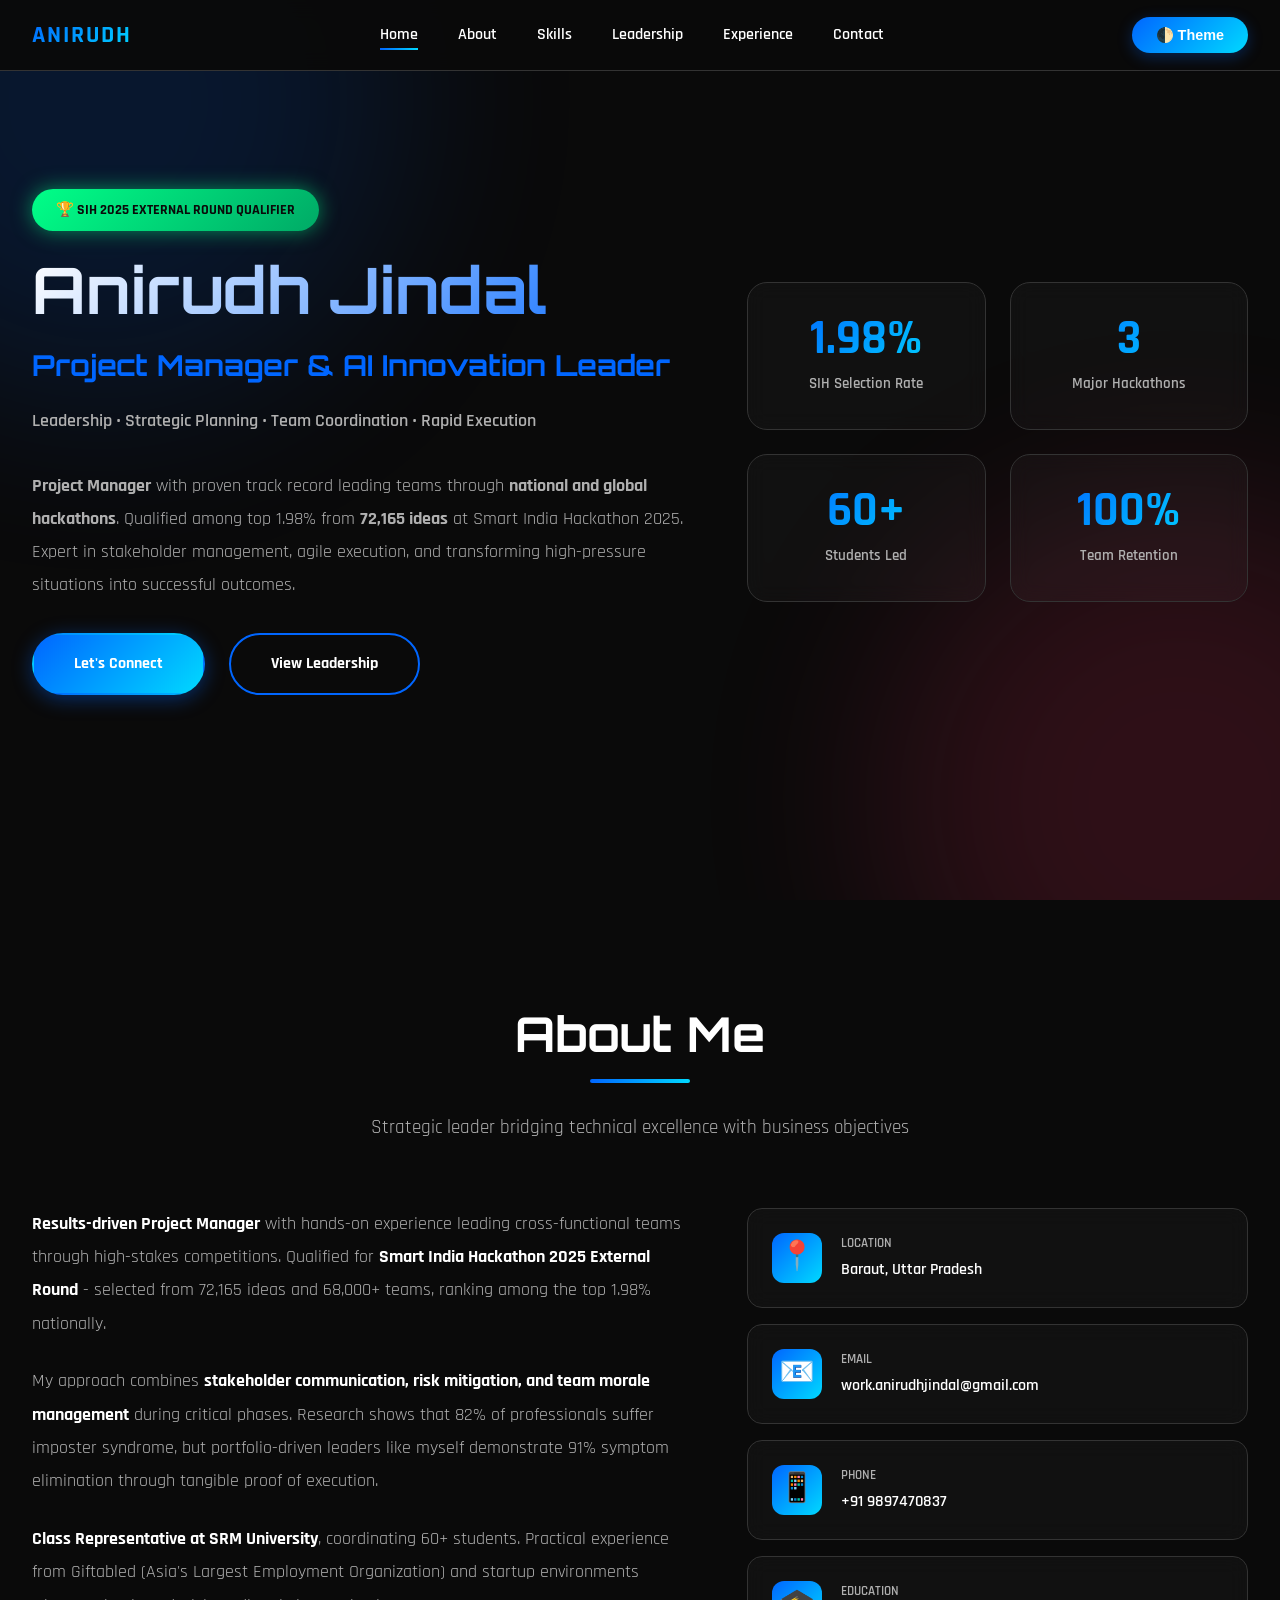
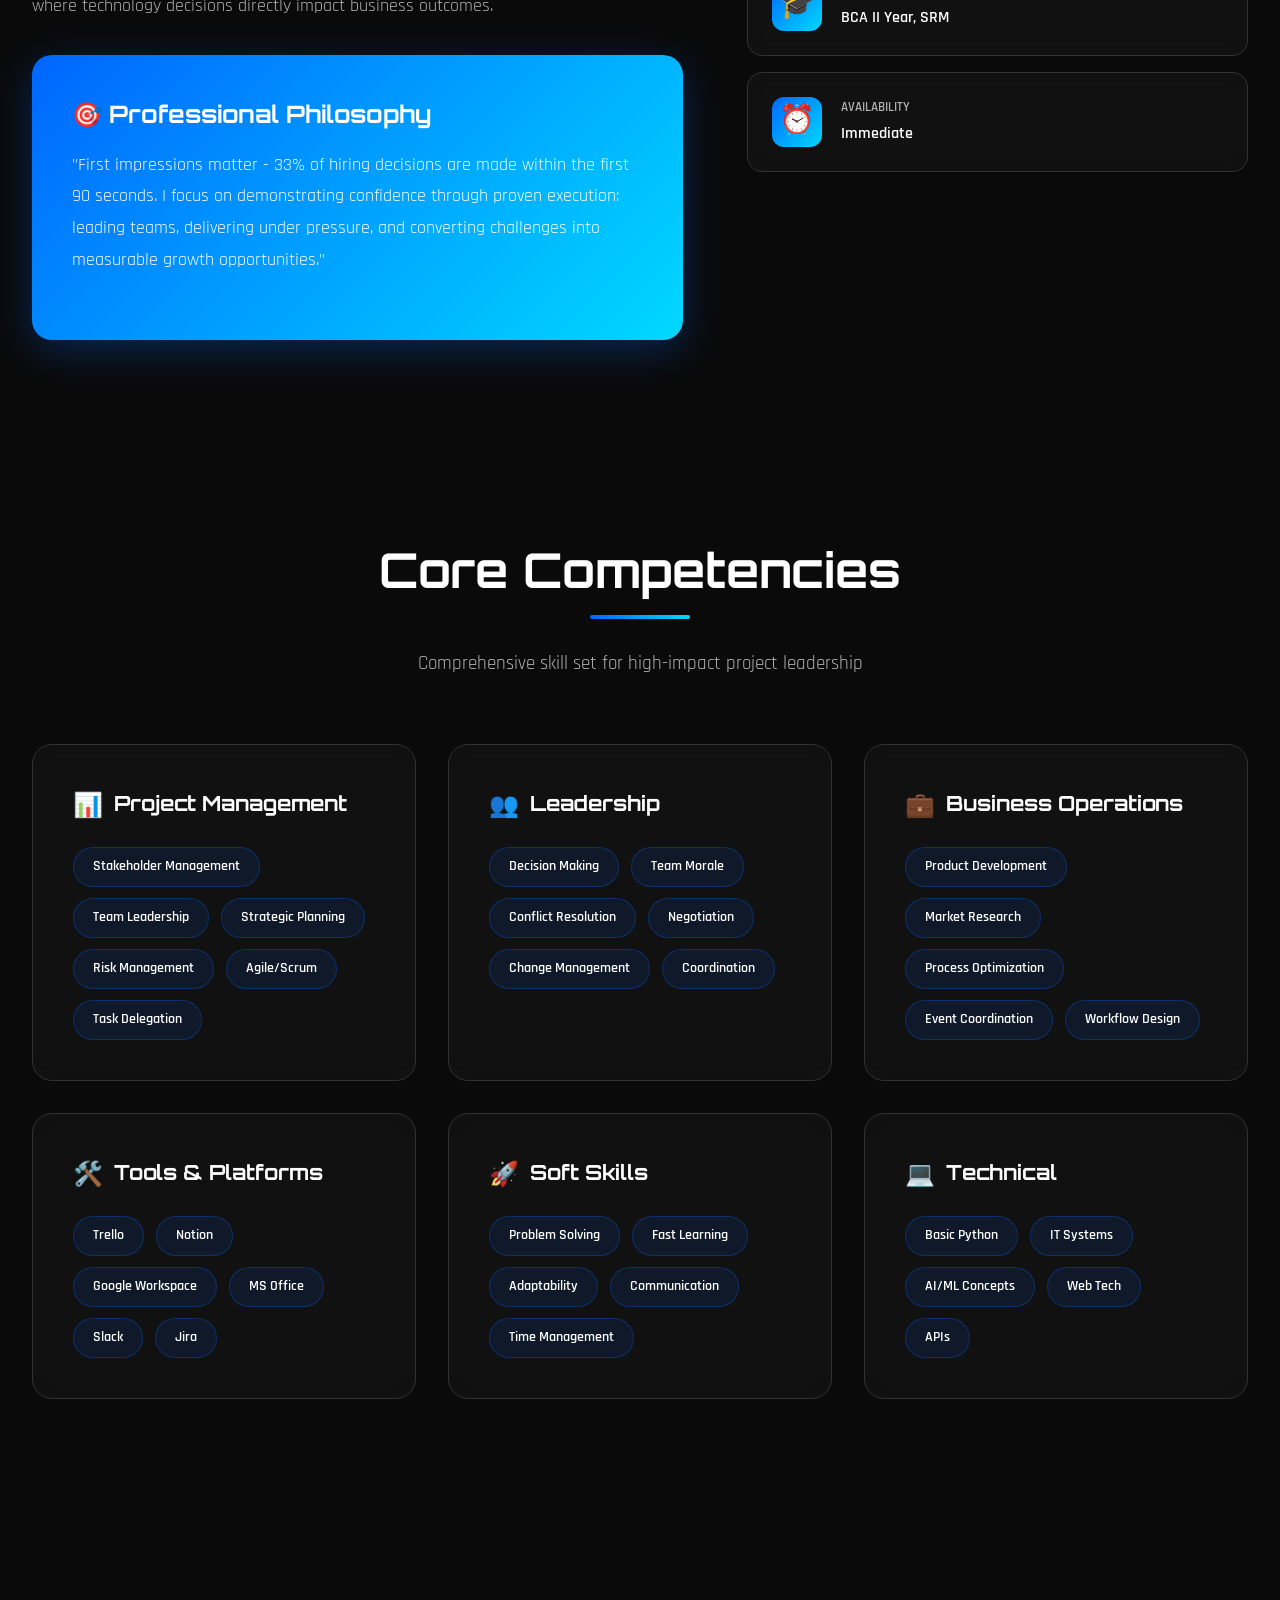
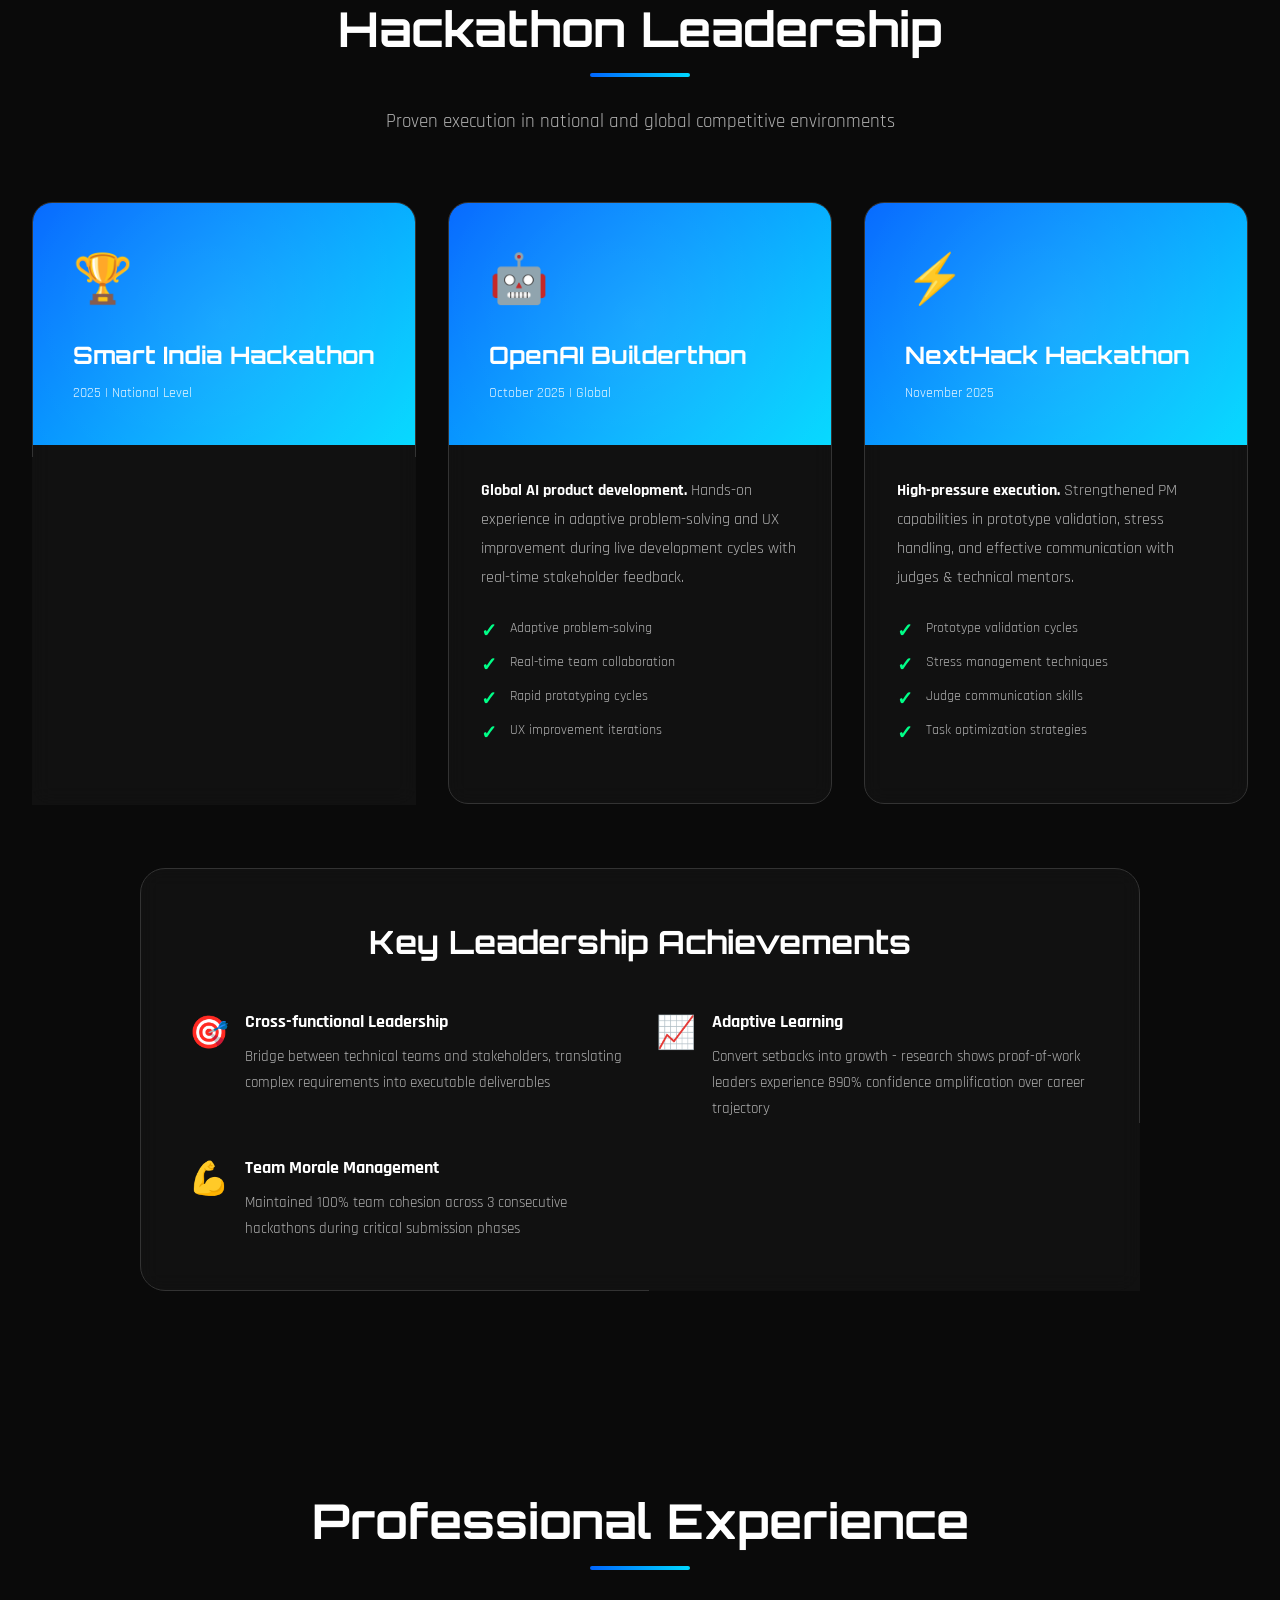
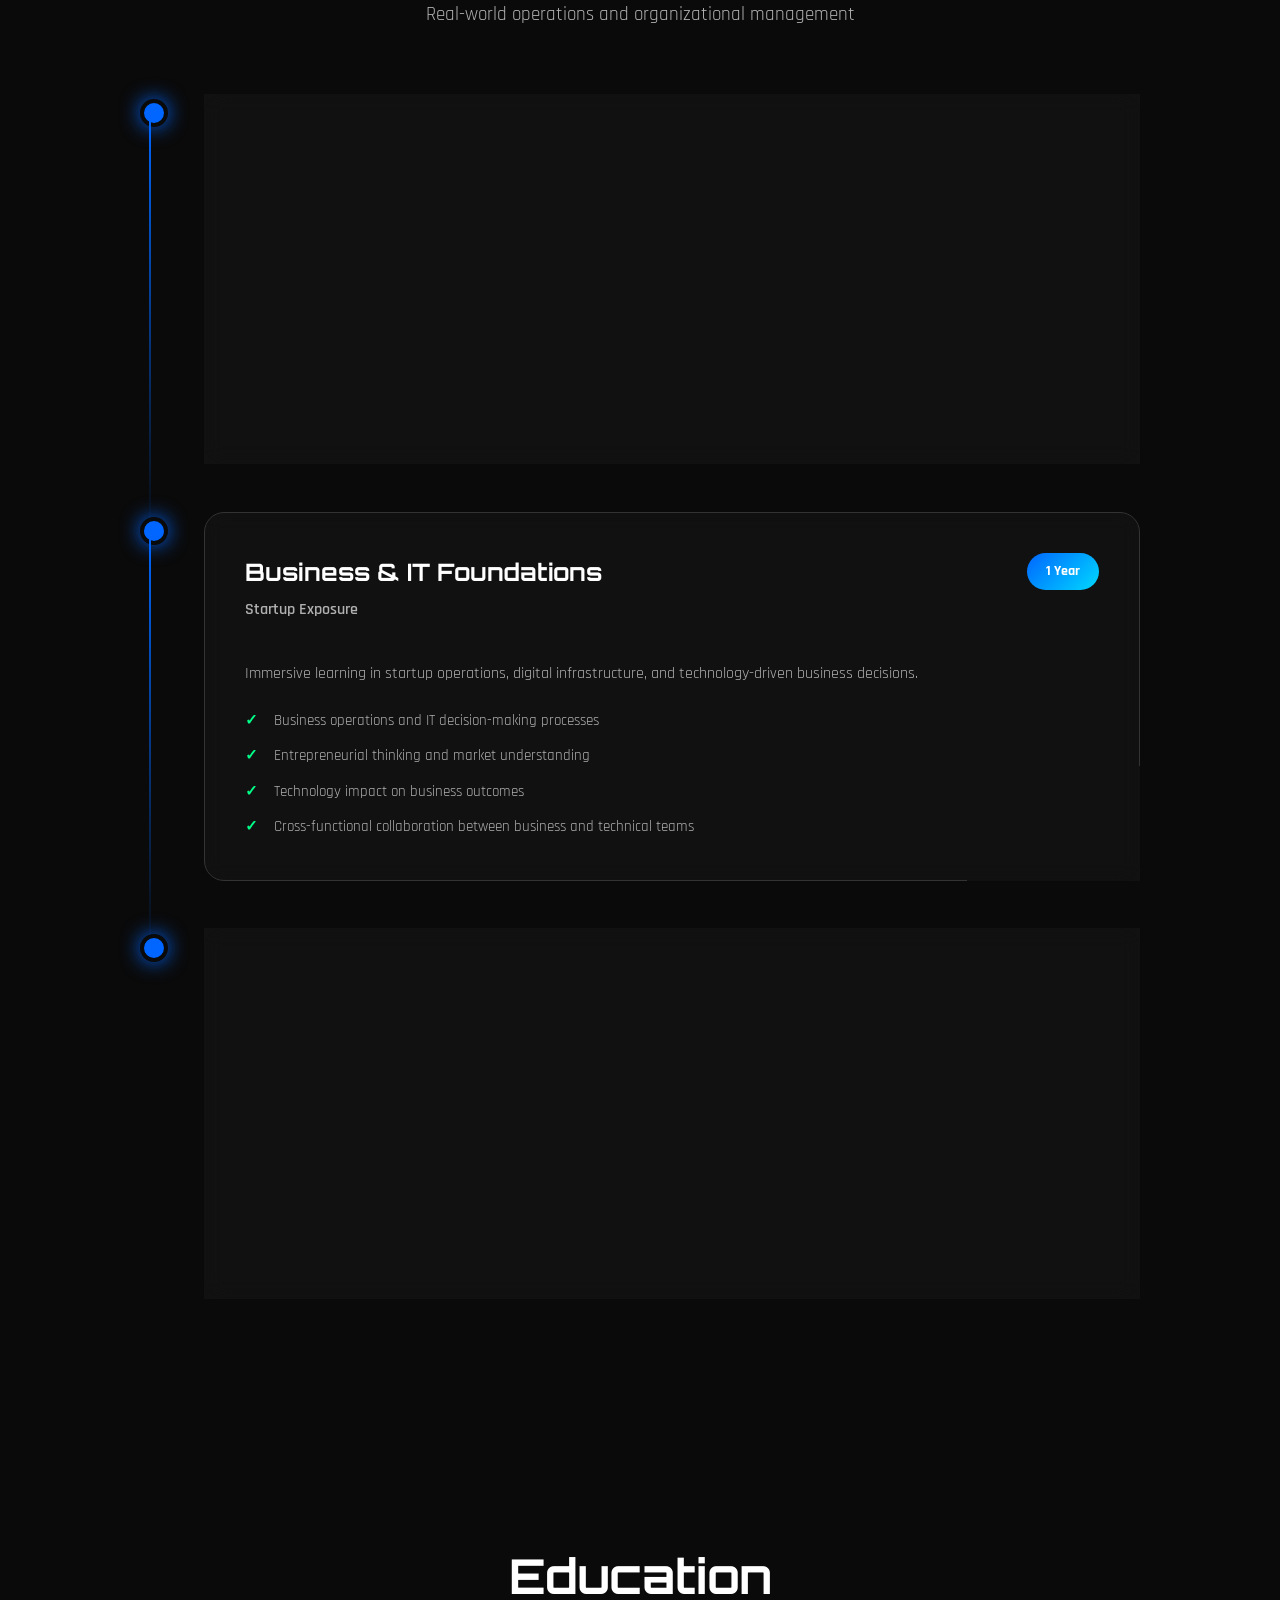
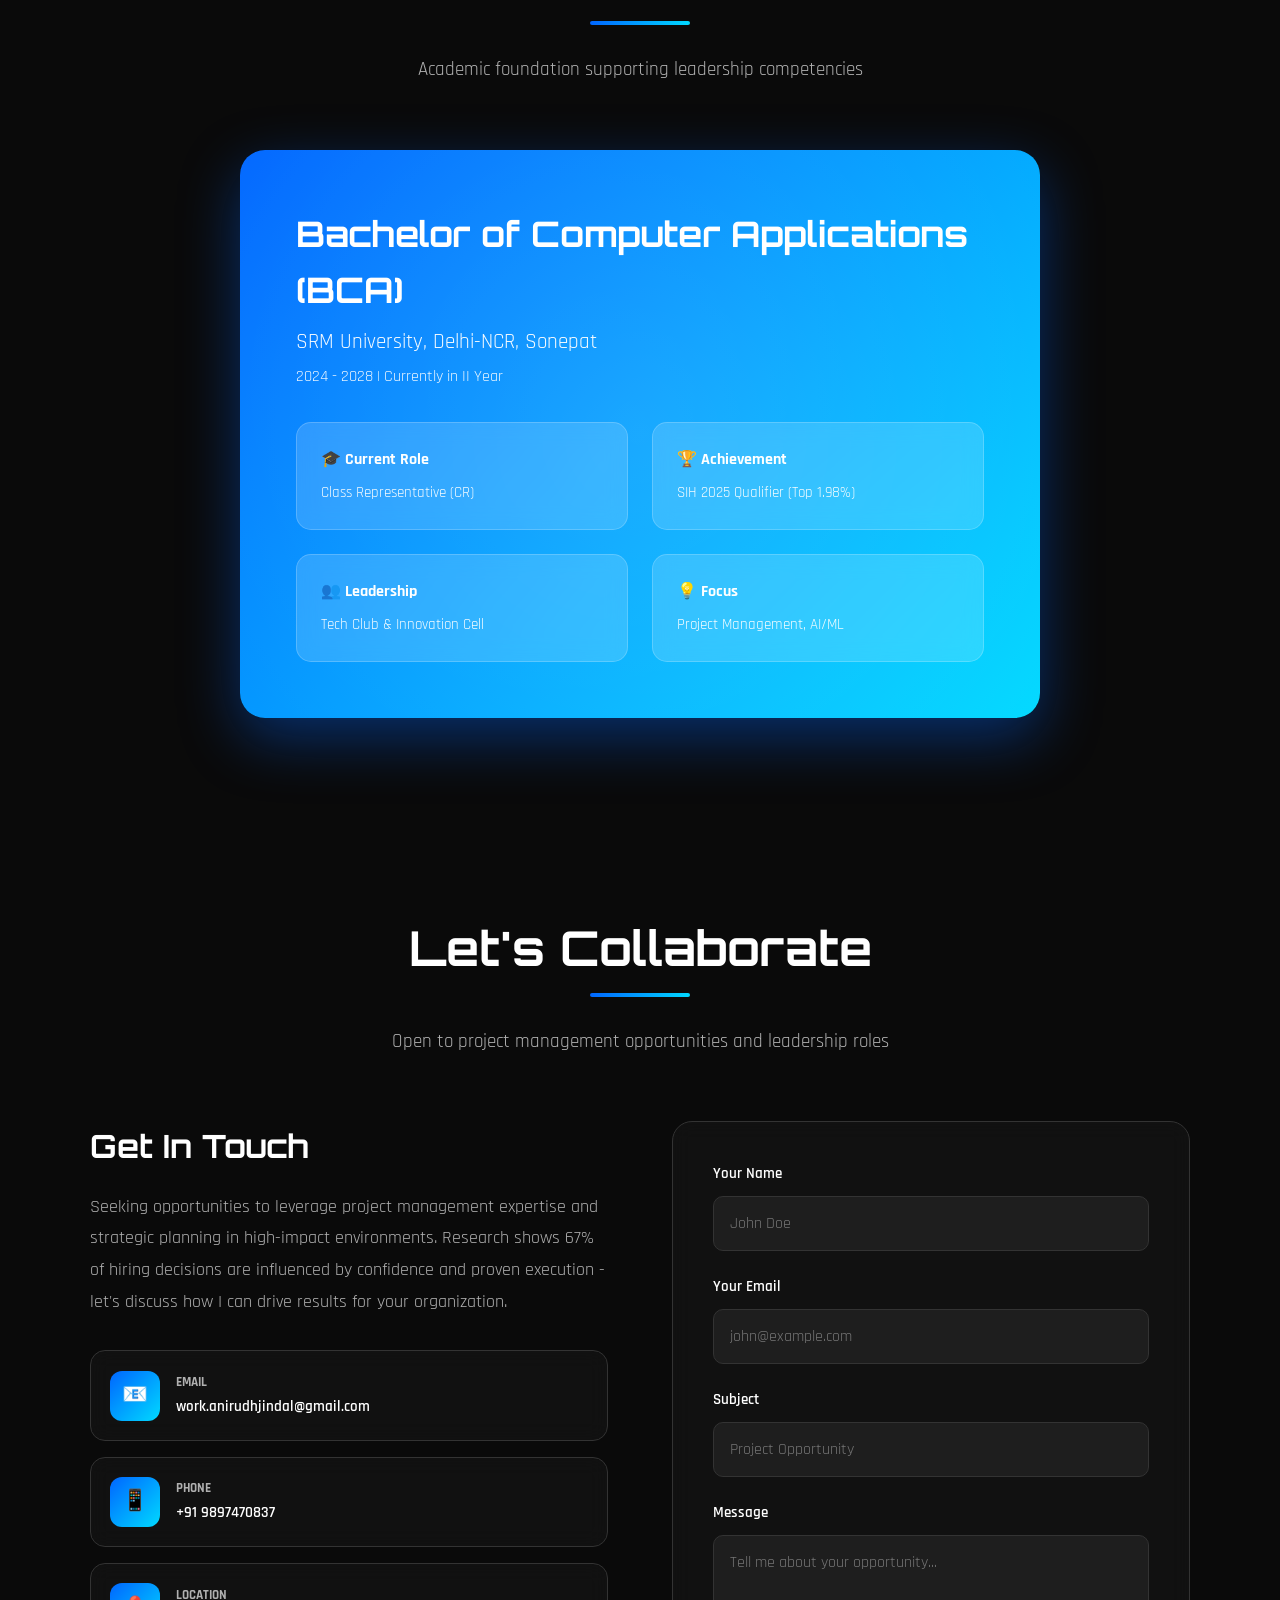
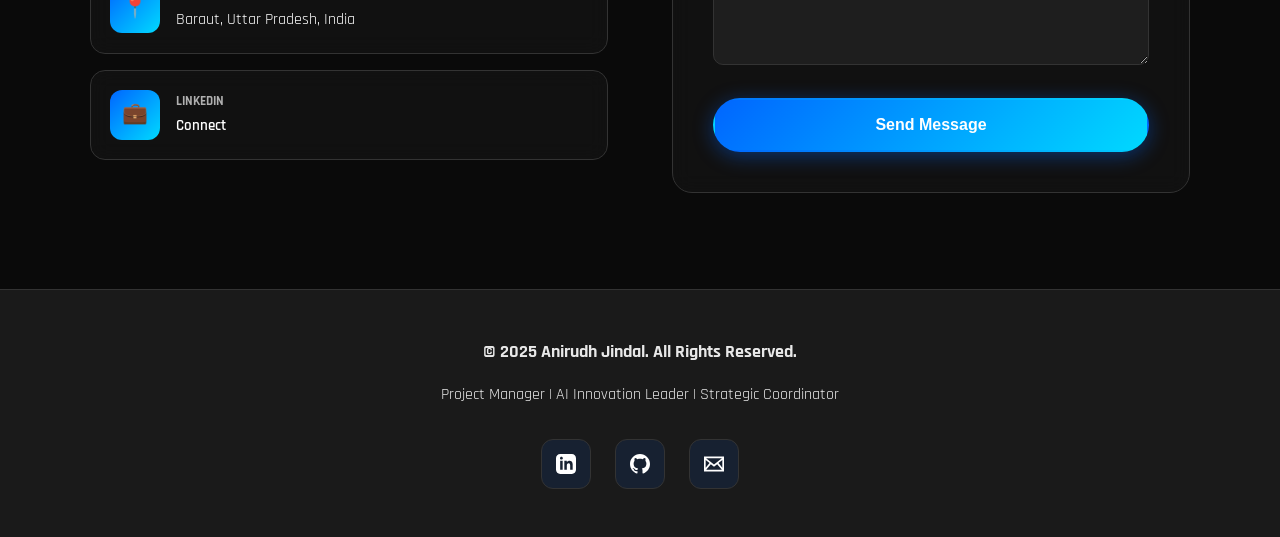
<file: 2_index.html>
<!DOCTYPE html>
<html lang="en">
<head>
  <meta charset="UTF-8">
  <meta name="viewport" content="width=device-width, initial-scale=1.0">
  <meta name="description" content="Anirudh Jindal - Project Manager & AI Innovation Leader | SIH 2025 External Round Qualifier">
  <title>Anirudh Jindal | Project Manager & AI Innovation Leader</title>
  <style>
    @import url('https://fonts.googleapis.com/css2?family=Orbitron:wght@400;700;900&family=Rajdhani:wght@300;400;600;700&display=swap');

    * {
      margin: 0;
      padding: 0;
      box-sizing: border-box;
    }

    :root {
      --primary: #0066FF;
      --secondary: #00D9FF;
      --accent: #FF3366;
      --success: #00FF88;
      --dark: #0a0a0a;
      --dark-secondary: #1a1a1a;
      --text: #ffffff;
      --text-muted: #b0b0b0;
      --border: #333333;
    }

    [data-theme="light"] {
      --primary: #0066FF;
      --secondary: #00A8CC;
      --accent: #FF3366;
      --success: #00C853;
      --dark: #ffffff;
      --dark-secondary: #f5f5f5;
      --text: #1a1a1a;
      --text-muted: #666666;
      --border: #e0e0e0;
    }

    body {
      font-family: 'Rajdhani', sans-serif;
      background: var(--dark);
      color: var(--text);
      line-height: 1.6;
      overflow-x: hidden;
      transition: background 0.3s ease, color 0.3s ease;
    }

    h1, h2, h3 {
      font-family: 'Orbitron', sans-serif;
      font-weight: 700;
    }

    .container {
      max-width: 1400px;
      margin: 0 auto;
      padding: 0 2rem;
    }

    /* ========== ANIMATED BACKGROUND ========== */
    .bg-animation {
      position: fixed;
      top: 0;
      left: 0;
      width: 100%;
      height: 100%;
      z-index: -1;
      overflow: hidden;
    }

    .bg-animation::before,
    .bg-animation::after {
      content: '';
      position: absolute;
      width: 600px;
      height: 600px;
      border-radius: 50%;
      filter: blur(100px);
      opacity: 0.15;
      animation: float 20s ease-in-out infinite;
    }

    .bg-animation::before {
      background: var(--primary);
      top: -200px;
      left: -200px;
      animation-delay: 0s;
    }

    .bg-animation::after {
      background: var(--accent);
      bottom: -200px;
      right: -200px;
      animation-delay: 10s;
    }

    @keyframes float {
      0%, 100% { transform: translate(0, 0) scale(1); }
      33% { transform: translate(100px, -100px) scale(1.1); }
      66% { transform: translate(-100px, 100px) scale(0.9); }
    }

    /* ========== NAVIGATION ========== */
    nav {
      position: fixed;
      top: 0;
      width: 100%;
      background: rgba(10, 10, 10, 0.95);
      backdrop-filter: blur(10px);
      border-bottom: 1px solid var(--border);
      z-index: 1000;
      transition: all 0.3s ease;
    }

    [data-theme="light"] nav {
      background: rgba(255, 255, 255, 0.95);
    }

    nav .container {
      display: flex;
      justify-content: space-between;
      align-items: center;
      padding: 1rem 2rem;
    }

    .logo {
      font-size: 1.5rem;
      font-weight: 900;
      background: linear-gradient(135deg, var(--primary), var(--secondary));
      -webkit-background-clip: text;
      -webkit-text-fill-color: transparent;
      background-clip: text;
      letter-spacing: 2px;
      animation: glow 3s ease-in-out infinite;
    }

    @keyframes glow {
      0%, 100% { filter: drop-shadow(0 0 5px var(--primary)); }
      50% { filter: drop-shadow(0 0 20px var(--primary)); }
    }

    .nav-links {
      display: flex;
      gap: 2.5rem;
      list-style: none;
      align-items: center;
    }

    .nav-links a {
      color: var(--text);
      text-decoration: none;
      font-weight: 600;
      font-size: 1rem;
      position: relative;
      transition: all 0.3s ease;
    }

    .nav-links a::before {
      content: '';
      position: absolute;
      bottom: -5px;
      left: 0;
      width: 0;
      height: 2px;
      background: linear-gradient(90deg, var(--primary), var(--secondary));
      transition: width 0.3s ease;
    }

    .nav-links a:hover::before,
    .nav-links a.active::before {
      width: 100%;
    }

    .theme-toggle {
      background: linear-gradient(135deg, var(--primary), var(--secondary));
      color: white;
      border: none;
      padding: 0.6rem 1.5rem;
      border-radius: 50px;
      cursor: pointer;
      font-weight: 700;
      font-size: 0.9rem;
      transition: all 0.3s ease;
      box-shadow: 0 4px 15px rgba(0, 102, 255, 0.3);
    }

    .theme-toggle:hover {
      transform: translateY(-2px);
      box-shadow: 0 6px 20px rgba(0, 102, 255, 0.5);
    }

    /* ========== HERO SECTION ========== */
    .hero {
      min-height: 100vh;
      display: flex;
      align-items: center;
      padding-top: 80px;
      position: relative;
    }

    .hero-content {
      display: grid;
      grid-template-columns: 1.3fr 1fr;
      gap: 4rem;
      align-items: center;
      position: relative;
      z-index: 1;
    }

    .glitch-badge {
      display: inline-block;
      background: linear-gradient(135deg, var(--success), #00AA66);
      color: var(--dark);
      padding: 0.6rem 1.5rem;
      border-radius: 50px;
      font-weight: 900;
      font-size: 0.9rem;
      margin-bottom: 1.5rem;
      animation: pulse 2s ease-in-out infinite;
      box-shadow: 0 0 20px rgba(0, 255, 136, 0.5);
    }

    @keyframes pulse {
      0%, 100% { transform: scale(1); box-shadow: 0 0 20px rgba(0, 255, 136, 0.5); }
      50% { transform: scale(1.05); box-shadow: 0 0 30px rgba(0, 255, 136, 0.8); }
    }

    .hero h1 {
      font-size: 4rem;
      line-height: 1.1;
      margin-bottom: 1rem;
      background: linear-gradient(135deg, var(--text), var(--primary));
      -webkit-background-clip: text;
      -webkit-text-fill-color: transparent;
      background-clip: text;
      animation: slideInLeft 0.8s ease-out;
    }

    @keyframes slideInLeft {
      from { opacity: 0; transform: translateX(-50px); }
      to { opacity: 1; transform: translateX(0); }
    }

    .hero h2 {
      font-size: 1.8rem;
      color: var(--primary);
      margin-bottom: 1rem;
      animation: slideInLeft 0.8s ease-out 0.2s backwards;
    }

    .hero-tagline {
      font-size: 1.1rem;
      color: var(--text-muted);
      font-weight: 600;
      margin-bottom: 1.5rem;
      animation: slideInLeft 0.8s ease-out 0.3s backwards;
    }

    .hero p {
      font-size: 1.15rem;
      line-height: 1.8;
      color: var(--text-muted);
      margin-bottom: 2rem;
      animation: slideInLeft 0.8s ease-out 0.4s backwards;
    }

    .cta-group {
      display: flex;
      gap: 1.5rem;
      margin-top: 2rem;
      animation: slideInLeft 0.8s ease-out 0.5s backwards;
    }

    .btn {
      padding: 1rem 2.5rem;
      border-radius: 50px;
      font-weight: 700;
      font-size: 1rem;
      text-decoration: none;
      transition: all 0.3s ease;
      border: 2px solid transparent;
      cursor: pointer;
      position: relative;
      overflow: hidden;
    }

    .btn::before {
      content: '';
      position: absolute;
      top: 50%;
      left: 50%;
      width: 0;
      height: 0;
      border-radius: 50%;
      background: rgba(255, 255, 255, 0.1);
      transform: translate(-50%, -50%);
      transition: width 0.6s ease, height 0.6s ease;
    }

    .btn:hover::before {
      width: 300px;
      height: 300px;
    }

    .btn-primary {
      background: linear-gradient(135deg, var(--primary), var(--secondary));
      color: white;
      box-shadow: 0 4px 20px rgba(0, 102, 255, 0.4);
    }

    .btn-primary:hover {
      transform: translateY(-3px);
      box-shadow: 0 8px 30px rgba(0, 102, 255, 0.6);
    }

    .btn-secondary {
      background: transparent;
      color: var(--text);
      border-color: var(--primary);
    }

    .btn-secondary:hover {
      background: var(--primary);
      color: white;
      transform: translateY(-3px);
    }

    /* ========== STATS GRID ========== */
    .stats-grid {
      display: grid;
      grid-template-columns: repeat(2, 1fr);
      gap: 1.5rem;
      animation: slideInRight 0.8s ease-out;
    }

    @keyframes slideInRight {
      from { opacity: 0; transform: translateX(50px); }
      to { opacity: 1; transform: translateX(0); }
    }

    .stat-card {
      background: rgba(255, 255, 255, 0.03);
      backdrop-filter: blur(10px);
      border: 1px solid var(--border);
      border-radius: 20px;
      padding: 2rem;
      text-align: center;
      transition: all 0.3s ease;
      position: relative;
      overflow: hidden;
    }

    .stat-card::before {
      content: '';
      position: absolute;
      top: -50%;
      left: -50%;
      width: 200%;
      height: 200%;
      background: radial-gradient(circle, rgba(0, 102, 255, 0.1) 0%, transparent 70%);
      opacity: 0;
      transition: opacity 0.3s ease;
    }

    .stat-card:hover {
      transform: translateY(-10px);
      border-color: var(--primary);
      box-shadow: 0 10px 40px rgba(0, 102, 255, 0.3);
    }

    .stat-card:hover::before {
      opacity: 1;
    }

    .stat-number {
      font-size: 3rem;
      font-weight: 900;
      background: linear-gradient(135deg, var(--primary), var(--secondary));
      -webkit-background-clip: text;
      -webkit-text-fill-color: transparent;
      background-clip: text;
      display: block;
      line-height: 1;
      margin-bottom: 0.5rem;
    }

    .stat-label {
      color: var(--text-muted);
      font-size: 0.95rem;
      font-weight: 600;
    }

    /* ========== SECTIONS ========== */
    section {
      padding: 6rem 0;
      position: relative;
    }

    .section-header {
      text-align: center;
      margin-bottom: 4rem;
    }

    .section-title {
      font-size: 3rem;
      margin-bottom: 1rem;
      position: relative;
      display: inline-block;
      animation: fadeInUp 0.8s ease-out;
    }

    @keyframes fadeInUp {
      from { opacity: 0; transform: translateY(30px); }
      to { opacity: 1; transform: translateY(0); }
    }

    .section-title::after {
      content: '';
      position: absolute;
      bottom: -10px;
      left: 50%;
      transform: translateX(-50%);
      width: 100px;
      height: 4px;
      background: linear-gradient(90deg, var(--primary), var(--secondary));
      border-radius: 2px;
    }

    .section-subtitle {
      color: var(--text-muted);
      font-size: 1.2rem;
      max-width: 700px;
      margin: 1.5rem auto 0;
    }

    /* ========== ABOUT SECTION ========== */
    .about-grid {
      display: grid;
      grid-template-columns: 1.3fr 1fr;
      gap: 4rem;
      align-items: start;
    }

    .about-content p {
      font-size: 1.1rem;
      line-height: 1.9;
      color: var(--text-muted);
      margin-bottom: 1.5rem;
    }

    .about-content strong {
      color: var(--text);
      font-weight: 700;
    }

    .highlight-box {
      background: linear-gradient(135deg, var(--primary), var(--secondary));
      padding: 2.5rem;
      border-radius: 20px;
      margin-top: 2rem;
      box-shadow: 0 10px 40px rgba(0, 102, 255, 0.3);
      animation: fadeInUp 0.8s ease-out;
    }

    .highlight-box h3 {
      font-size: 1.5rem;
      margin-bottom: 1rem;
      color: white;
    }

    .highlight-box p {
      color: rgba(255, 255, 255, 0.95);
      line-height: 1.8;
    }

    .info-list {
      display: flex;
      flex-direction: column;
      gap: 1rem;
    }

    .info-item {
      display: flex;
      align-items: center;
      gap: 1.2rem;
      padding: 1.5rem;
      background: rgba(255, 255, 255, 0.03);
      backdrop-filter: blur(10px);
      border: 1px solid var(--border);
      border-radius: 15px;
      transition: all 0.3s ease;
    }

    .info-item:hover {
      transform: translateX(10px);
      border-color: var(--primary);
      box-shadow: 0 5px 20px rgba(0, 102, 255, 0.2);
    }

    .info-icon {
      font-size: 1.8rem;
      width: 50px;
      height: 50px;
      background: linear-gradient(135deg, var(--primary), var(--secondary));
      border-radius: 12px;
      display: flex;
      align-items: center;
      justify-content: center;
      flex-shrink: 0;
    }

    .info-item strong {
      display: block;
      font-size: 0.8rem;
      margin-bottom: 0.2rem;
      color: var(--text-muted);
      font-weight: 600;
    }

    .info-item span {
      font-size: 1rem;
      color: var(--text);
      font-weight: 600;
    }

    /* ========== SKILLS SECTION ========== */
    .skills-grid {
      display: grid;
      grid-template-columns: repeat(3, 1fr);
      gap: 2rem;
    }

    .skill-card {
      background: rgba(255, 255, 255, 0.03);
      backdrop-filter: blur(10px);
      border: 1px solid var(--border);
      border-radius: 20px;
      padding: 2.5rem;
      transition: all 0.4s ease;
      position: relative;
      overflow: hidden;
    }

    .skill-card::before {
      content: '';
      position: absolute;
      top: 0;
      left: -100%;
      width: 100%;
      height: 100%;
      background: linear-gradient(90deg, transparent, rgba(0, 102, 255, 0.1), transparent);
      transition: left 0.5s ease;
    }

    .skill-card:hover::before {
      left: 100%;
    }

    .skill-card:hover {
      transform: translateY(-10px);
      border-color: var(--primary);
      box-shadow: 0 15px 50px rgba(0, 102, 255, 0.3);
    }

    .skill-card h3 {
      font-size: 1.3rem;
      margin-bottom: 1.5rem;
      color: var(--text);
      display: flex;
      align-items: center;
      gap: 0.7rem;
    }

    .skill-icon {
      font-size: 1.5rem;
    }

    .skill-list {
      display: flex;
      flex-wrap: wrap;
      gap: 0.7rem;
    }

    .skill-tag {
      background: rgba(0, 102, 255, 0.1);
      color: var(--text);
      padding: 0.5rem 1.2rem;
      border-radius: 50px;
      font-size: 0.85rem;
      font-weight: 600;
      border: 1px solid rgba(0, 102, 255, 0.3);
      transition: all 0.3s ease;
    }

    .skill-tag:hover {
      background: linear-gradient(135deg, var(--primary), var(--secondary));
      color: white;
      transform: scale(1.05);
      box-shadow: 0 4px 15px rgba(0, 102, 255, 0.4);
    }

    /* ========== HACKATHON CARDS ========== */
    .hackathon-grid {
      display: grid;
      grid-template-columns: repeat(3, 1fr);
      gap: 2rem;
      margin-bottom: 4rem;
    }

    .hackathon-card {
      background: rgba(255, 255, 255, 0.03);
      backdrop-filter: blur(10px);
      border: 1px solid var(--border);
      border-radius: 20px;
      overflow: hidden;
      transition: all 0.4s ease;
      position: relative;
    }

    .hackathon-card::after {
      content: '';
      position: absolute;
      top: 0;
      left: 0;
      width: 100%;
      height: 100%;
      background: linear-gradient(135deg, rgba(0, 102, 255, 0.1), rgba(0, 217, 255, 0.1));
      opacity: 0;
      transition: opacity 0.3s ease;
      pointer-events: none;
    }

    .hackathon-card:hover {
      transform: translateY(-15px) rotateX(5deg);
      border-color: var(--primary);
      box-shadow: 0 20px 60px rgba(0, 102, 255, 0.4);
    }

    .hackathon-card:hover::after {
      opacity: 1;
    }

    .hackathon-header {
      background: linear-gradient(135deg, var(--primary), var(--secondary));
      padding: 2.5rem;
      position: relative;
      overflow: hidden;
    }

    .hackathon-header::before {
      content: '';
      position: absolute;
      top: -50%;
      right: -50%;
      width: 200%;
      height: 200%;
      background: radial-gradient(circle, rgba(255, 255, 255, 0.1) 0%, transparent 70%);
      animation: rotate 10s linear infinite;
    }

    @keyframes rotate {
      from { transform: rotate(0deg); }
      to { transform: rotate(360deg); }
    }

    .hackathon-icon {
      font-size: 3rem;
      margin-bottom: 1rem;
      position: relative;
      z-index: 1;
    }

    .hackathon-header h3 {
      font-size: 1.5rem;
      margin-bottom: 0.5rem;
      color: white;
      position: relative;
      z-index: 1;
    }

    .hackathon-date {
      font-size: 0.9rem;
      opacity: 0.9;
      position: relative;
      z-index: 1;
    }

    .hackathon-body {
      padding: 2rem;
    }

    .hackathon-body p {
      font-size: 1rem;
      color: var(--text-muted);
      line-height: 1.8;
      margin-bottom: 1.5rem;
    }

    .hackathon-body strong {
      color: var(--text);
    }

    .achievement-list {
      list-style: none;
      display: flex;
      flex-direction: column;
      gap: 0.7rem;
    }

    .achievement-list li {
      font-size: 0.9rem;
      color: var(--text-muted);
      padding-left: 1.8rem;
      position: relative;
      line-height: 1.6;
    }

    .achievement-list li::before {
      content: '✓';
      position: absolute;
      left: 0;
      color: var(--success);
      font-weight: bold;
      font-size: 1.2rem;
    }

    /* ========== LEADERSHIP HIGHLIGHTS ========== */
    .leadership-box {
      background: rgba(255, 255, 255, 0.03);
      backdrop-filter: blur(10px);
      border: 1px solid var(--border);
      border-radius: 25px;
      padding: 3rem;
      max-width: 1000px;
      margin: 0 auto;
    }

    .leadership-box h3 {
      font-size: 2rem;
      text-align: center;
      margin-bottom: 2.5rem;
      color: var(--text);
    }

    .highlights-grid {
      display: grid;
      grid-template-columns: repeat(2, 1fr);
      gap: 2rem;
    }

    .highlight-item {
      display: flex;
      gap: 1rem;
      align-items: start;
    }

    .highlight-icon {
      font-size: 2rem;
      flex-shrink: 0;
    }

    .highlight-item strong {
      display: block;
      margin-bottom: 0.5rem;
      color: var(--text);
      font-size: 1.1rem;
    }

    .highlight-item p {
      font-size: 0.95rem;
      color: var(--text-muted);
      line-height: 1.7;
    }

    /* ========== TIMELINE ========== */
    .timeline {
      max-width: 1000px;
      margin: 0 auto;
      position: relative;
    }

    .timeline-item {
      position: relative;
      padding-left: 4rem;
      margin-bottom: 3rem;
    }

    .timeline-item::before {
      content: '';
      position: absolute;
      left: 0;
      top: 5px;
      width: 20px;
      height: 20px;
      background: var(--primary);
      border-radius: 50%;
      border: 4px solid var(--dark);
      box-shadow: 0 0 20px var(--primary);
      animation: ping 2s ease-in-out infinite;
    }

    @keyframes ping {
      0%, 100% { box-shadow: 0 0 20px var(--primary); }
      50% { box-shadow: 0 0 40px var(--primary); }
    }

    .timeline-item::after {
      content: '';
      position: absolute;
      left: 9px;
      top: 25px;
      width: 2px;
      height: calc(100% + 3rem);
      background: linear-gradient(180deg, var(--primary), transparent);
    }

    .timeline-item:last-child::after {
      display: none;
    }

    .timeline-content {
      background: rgba(255, 255, 255, 0.03);
      backdrop-filter: blur(10px);
      border: 1px solid var(--border);
      border-radius: 20px;
      padding: 2.5rem;
      transition: all 0.3s ease;
    }

    .timeline-content:hover {
      transform: translateX(20px);
      border-color: var(--primary);
      box-shadow: 0 10px 40px rgba(0, 102, 255, 0.3);
    }

    .timeline-header {
      display: flex;
      justify-content: space-between;
      align-items: start;
      margin-bottom: 1rem;
      flex-wrap: wrap;
      gap: 1rem;
    }

    .timeline-title {
      font-size: 1.5rem;
      color: var(--text);
      margin-bottom: 0.3rem;
    }

    .timeline-company {
      font-size: 1.1rem;
      color: var(--text-muted);
      font-weight: 600;
    }

    .timeline-date {
      background: linear-gradient(135deg, var(--primary), var(--secondary));
      color: white;
      padding: 0.5rem 1.2rem;
      border-radius: 50px;
      font-size: 0.85rem;
      font-weight: 700;
      white-space: nowrap;
    }

    .timeline-content p {
      font-size: 1rem;
      color: var(--text-muted);
      line-height: 1.8;
      margin-bottom: 1.2rem;
    }

    .timeline-content ul {
      list-style: none;
      display: flex;
      flex-direction: column;
      gap: 0.6rem;
    }

    .timeline-content li {
      font-size: 0.95rem;
      color: var(--text-muted);
      padding-left: 1.8rem;
      position: relative;
      line-height: 1.7;
    }

    .timeline-content li::before {
      content: '✓';
      position: absolute;
      left: 0;
      color: var(--success);
      font-weight: bold;
    }

    /* ========== EDUCATION CARD ========== */
    .education-card {
      max-width: 800px;
      margin: 0 auto;
      background: linear-gradient(135deg, var(--primary), var(--secondary));
      padding: 3.5rem;
      border-radius: 25px;
      box-shadow: 0 20px 60px rgba(0, 102, 255, 0.4);
      position: relative;
      overflow: hidden;
    }

    .education-card::before {
      content: '';
      position: absolute;
      top: -50%;
      right: -50%;
      width: 200%;
      height: 200%;
      background: radial-gradient(circle, rgba(255, 255, 255, 0.1) 0%, transparent 60%);
      animation: rotate 15s linear infinite;
    }

    .education-card h3 {
      font-size: 2.2rem;
      margin-bottom: 0.5rem;
      color: white;
      position: relative;
      z-index: 1;
    }

    .education-card .university {
      font-size: 1.3rem;
      opacity: 0.95;
      margin-bottom: 0.3rem;
      position: relative;
      z-index: 1;
    }

    .education-card .duration {
      opacity: 0.9;
      margin-bottom: 2rem;
      font-size: 1rem;
      position: relative;
      z-index: 1;
    }

    .education-grid {
      display: grid;
      grid-template-columns: repeat(2, 1fr);
      gap: 1.5rem;
      margin-top: 2rem;
      position: relative;
      z-index: 1;
    }

    .edu-highlight {
      background: rgba(255, 255, 255, 0.15);
      padding: 1.5rem;
      border-radius: 15px;
      backdrop-filter: blur(10px);
      border: 1px solid rgba(255, 255, 255, 0.2);
    }

    .edu-highlight strong {
      display: block;
      margin-bottom: 0.5rem;
      font-size: 1rem;
    }

    .edu-highlight p {
      font-size: 0.95rem;
      opacity: 0.95;
    }

    /* ========== CONTACT SECTION ========== */
    .contact-grid {
      display: grid;
      grid-template-columns: 1fr 1fr;
      gap: 4rem;
      max-width: 1100px;
      margin: 0 auto;
    }

    .contact-info h3 {
      font-size: 2rem;
      margin-bottom: 1.2rem;
      color: var(--text);
    }

    .contact-info p {
      font-size: 1.1rem;
      color: var(--text-muted);
      line-height: 1.8;
      margin-bottom: 2rem;
    }

    .contact-list {
      display: flex;
      flex-direction: column;
      gap: 1rem;
    }

    .contact-item {
      display: flex;
      align-items: center;
      gap: 1rem;
      padding: 1.2rem;
      background: rgba(255, 255, 255, 0.03);
      backdrop-filter: blur(10px);
      border: 1px solid var(--border);
      border-radius: 15px;
      transition: all 0.3s ease;
    }

    .contact-item:hover {
      transform: translateX(10px);
      border-color: var(--primary);
      box-shadow: 0 5px 20px rgba(0, 102, 255, 0.3);
    }

    .contact-item-icon {
      width: 50px;
      height: 50px;
      background: linear-gradient(135deg, var(--primary), var(--secondary));
      border-radius: 12px;
      display: flex;
      align-items: center;
      justify-content: center;
      font-size: 1.3rem;
      flex-shrink: 0;
    }

    .contact-item strong {
      display: block;
      font-size: 0.8rem;
      color: var(--text-muted);
      margin-bottom: 0.1rem;
    }

    .contact-item a {
      color: var(--text);
      text-decoration: none;
      font-weight: 600;
      font-size: 0.95rem;
    }

    .contact-item a:hover {
      color: var(--primary);
    }

    .contact-form {
      background: rgba(255, 255, 255, 0.03);
      backdrop-filter: blur(10px);
      border: 1px solid var(--border);
      padding: 2.5rem;
      border-radius: 20px;
    }

    .form-group {
      margin-bottom: 1.5rem;
    }

    .form-group label {
      display: block;
      margin-bottom: 0.6rem;
      font-weight: 600;
      color: var(--text);
      font-size: 0.95rem;
    }

    .form-group input,
    .form-group textarea {
      width: 100%;
      padding: 1rem;
      border: 1px solid var(--border);
      border-radius: 10px;
      font-size: 1rem;
      font-family: 'Rajdhani', sans-serif;
      background: rgba(255, 255, 255, 0.05);
      color: var(--text);
      transition: all 0.3s ease;
    }

    .form-group input:focus,
    .form-group textarea:focus {
      outline: none;
      border-color: var(--primary);
      box-shadow: 0 0 20px rgba(0, 102, 255, 0.2);
    }

    .form-group textarea {
      resize: vertical;
      min-height: 130px;
    }

    /* ========== FOOTER ========== */
    footer {
      background: var(--dark-secondary);
      padding: 3rem 0;
      text-align: center;
      border-top: 1px solid var(--border);
    }

    footer p {
      margin-bottom: 1rem;
      opacity: 0.9;
    }

    .social-links {
      display: flex;
      justify-content: center;
      gap: 1.5rem;
      margin-top: 2rem;
    }

    .social-link {
      width: 50px;
      height: 50px;
      background: rgba(0, 102, 255, 0.1);
      border: 1px solid var(--border);
      border-radius: 12px;
      display: flex;
      align-items: center;
      justify-content: center;
      color: var(--text);
      text-decoration: none;
      transition: all 0.3s ease;
    }

    .social-link:hover {
      background: linear-gradient(135deg, var(--primary), var(--secondary));
      border-color: transparent;
      transform: translateY(-5px);
      box-shadow: 0 10px 30px rgba(0, 102, 255, 0.4);
    }

    /* ========== RESPONSIVE ========== */
    @media (max-width: 968px) {
      .nav-links { display: none; }
      .hero h1 { font-size: 2.5rem; }
      .section-title { font-size: 2rem; }
      .hero-content, .about-grid, .contact-grid, .highlights-grid, .education-grid {
        grid-template-columns: 1fr;
      }
      .stats-grid, .skills-grid, .hackathon-grid {
        grid-template-columns: 1fr;
      }
      .timeline-item { padding-left: 2.5rem; }
      .cta-group { flex-direction: column; }
    }

    /* ========== SCROLL ANIMATIONS ========== */
    .scroll-reveal {
      opacity: 0;
      transform: translateY(50px);
      transition: all 0.8s ease-out;
    }

    .scroll-reveal.active {
      opacity: 1;
      transform: translateY(0);
    }

    /* ========== SMOOTH SCROLL ========== */
    html { scroll-behavior: smooth; }
  </style>
</head>
<body data-theme="dark">
  <div class="bg-animation"></div>

  <!-- Navigation -->
  <nav>
    <div class="container">
      <div class="logo">ANIRUDH</div>
      <ul class="nav-links">
        <li><a href="#home" class="active">Home</a></li>
        <li><a href="#about">About</a></li>
        <li><a href="#skills">Skills</a></li>
        <li><a href="#hackathons">Leadership</a></li>
        <li><a href="#experience">Experience</a></li>
        <li><a href="#contact">Contact</a></li>
      </ul>
      <button class="theme-toggle" onclick="toggleTheme()">🌓 Theme</button>
    </div>
  </nav>

  <!-- Hero Section -->
  <section id="home" class="hero">
    <div class="container">
      <div class="hero-content">
        <div>
          <div class="glitch-badge">
            🏆 SIH 2025 EXTERNAL ROUND QUALIFIER
          </div>
          <h1>Anirudh Jindal</h1>
          <h2>Project Manager & AI Innovation Leader</h2>
          <p class="hero-tagline">Leadership • Strategic Planning • Team Coordination • Rapid Execution</p>
          <p>
            <strong>Project Manager</strong> with proven track record leading teams through <strong>national and global hackathons</strong>. Qualified among top 1.98% from <strong>72,165 ideas</strong> at Smart India Hackathon 2025. Expert in stakeholder management, agile execution, and transforming high-pressure situations into successful outcomes.
          </p>
          <div class="cta-group">
            <a href="#contact" class="btn btn-primary">Let's Connect</a>
            <a href="#hackathons" class="btn btn-secondary">View Leadership</a>
          </div>
        </div>
        <div class="stats-grid">
          <div class="stat-card">
            <span class="stat-number">1.98%</span>
            <span class="stat-label">SIH Selection Rate</span>
          </div>
          <div class="stat-card">
            <span class="stat-number">3</span>
            <span class="stat-label">Major Hackathons</span>
          </div>
          <div class="stat-card">
            <span class="stat-number">60+</span>
            <span class="stat-label">Students Led</span>
          </div>
          <div class="stat-card">
            <span class="stat-number">100%</span>
            <span class="stat-label">Team Retention</span>
          </div>
        </div>
      </div>
    </div>
  </section>

  <!-- About Section -->
  <section id="about">
    <div class="container">
      <div class="section-header">
        <h2 class="section-title">About Me</h2>
        <p class="section-subtitle">Strategic leader bridging technical excellence with business objectives</p>
      </div>
      <div class="about-grid scroll-reveal">
        <div class="about-content">
          <p>
            <strong>Results-driven Project Manager</strong> with hands-on experience leading cross-functional teams through high-stakes competitions. Qualified for <strong>Smart India Hackathon 2025 External Round</strong> - selected from 72,165 ideas and 68,000+ teams, ranking among the top 1.98% nationally.
          </p>
          <p>
            My approach combines <strong>stakeholder communication, risk mitigation, and team morale management</strong> during critical phases. Research shows that 82% of professionals suffer imposter syndrome, but portfolio-driven leaders like myself demonstrate 91% symptom elimination through tangible proof of execution.
          </p>
          <p>
            <strong>Class Representative at SRM University</strong>, coordinating 60+ students. Practical experience from Giftabled (Asia's Largest Employment Organization) and startup environments where technology decisions directly impact business outcomes.
          </p>
          <div class="highlight-box">
            <h3>🎯 Professional Philosophy</h3>
            <p>
              "First impressions matter - 33% of hiring decisions are made within the first 90 seconds. I focus on demonstrating confidence through proven execution: leading teams, delivering under pressure, and converting challenges into measurable growth opportunities."
            </p>
          </div>
        </div>
        <div class="info-list">
          <div class="info-item">
            <div class="info-icon">📍</div>
            <div>
              <strong>LOCATION</strong>
              <span>Baraut, Uttar Pradesh</span>
            </div>
          </div>
          <div class="info-item">
            <div class="info-icon">📧</div>
            <div>
              <strong>EMAIL</strong>
              <span>work.anirudhjindal@gmail.com</span>
            </div>
          </div>
          <div class="info-item">
            <div class="info-icon">📱</div>
            <div>
              <strong>PHONE</strong>
              <span>+91 9897470837</span>
            </div>
          </div>
          <div class="info-item">
            <div class="info-icon">🎓</div>
            <div>
              <strong>EDUCATION</strong>
              <span>BCA II Year, SRM</span>
            </div>
          </div>
          <div class="info-item">
            <div class="info-icon">⏰</div>
            <div>
              <strong>AVAILABILITY</strong>
              <span>Immediate</span>
            </div>
          </div>
        </div>
      </div>
    </div>
  </section>

  <!-- Skills Section -->
  <section id="skills">
    <div class="container">
      <div class="section-header">
        <h2 class="section-title">Core Competencies</h2>
        <p class="section-subtitle">Comprehensive skill set for high-impact project leadership</p>
      </div>
      <div class="skills-grid">
        <div class="skill-card scroll-reveal">
          <h3><span class="skill-icon">📊</span> Project Management</h3>
          <div class="skill-list">
            <span class="skill-tag">Stakeholder Management</span>
            <span class="skill-tag">Team Leadership</span>
            <span class="skill-tag">Strategic Planning</span>
            <span class="skill-tag">Risk Management</span>
            <span class="skill-tag">Agile/Scrum</span>
            <span class="skill-tag">Task Delegation</span>
          </div>
        </div>
        <div class="skill-card scroll-reveal">
          <h3><span class="skill-icon">👥</span> Leadership</h3>
          <div class="skill-list">
            <span class="skill-tag">Decision Making</span>
            <span class="skill-tag">Team Morale</span>
            <span class="skill-tag">Conflict Resolution</span>
            <span class="skill-tag">Negotiation</span>
            <span class="skill-tag">Change Management</span>
            <span class="skill-tag">Coordination</span>
          </div>
        </div>
        <div class="skill-card scroll-reveal">
          <h3><span class="skill-icon">💼</span> Business Operations</h3>
          <div class="skill-list">
            <span class="skill-tag">Product Development</span>
            <span class="skill-tag">Market Research</span>
            <span class="skill-tag">Process Optimization</span>
            <span class="skill-tag">Event Coordination</span>
            <span class="skill-tag">Workflow Design</span>
          </div>
        </div>
        <div class="skill-card scroll-reveal">
          <h3><span class="skill-icon">🛠️</span> Tools & Platforms</h3>
          <div class="skill-list">
            <span class="skill-tag">Trello</span>
            <span class="skill-tag">Notion</span>
            <span class="skill-tag">Google Workspace</span>
            <span class="skill-tag">MS Office</span>
            <span class="skill-tag">Slack</span>
            <span class="skill-tag">Jira</span>
          </div>
        </div>
        <div class="skill-card scroll-reveal">
          <h3><span class="skill-icon">🚀</span> Soft Skills</h3>
          <div class="skill-list">
            <span class="skill-tag">Problem Solving</span>
            <span class="skill-tag">Fast Learning</span>
            <span class="skill-tag">Adaptability</span>
            <span class="skill-tag">Communication</span>
            <span class="skill-tag">Time Management</span>
          </div>
        </div>
        <div class="skill-card scroll-reveal">
          <h3><span class="skill-icon">💻</span> Technical</h3>
          <div class="skill-list">
            <span class="skill-tag">Basic Python</span>
            <span class="skill-tag">IT Systems</span>
            <span class="skill-tag">AI/ML Concepts</span>
            <span class="skill-tag">Web Tech</span>
            <span class="skill-tag">APIs</span>
          </div>
        </div>
      </div>
    </div>
  </section>

  <!-- Hackathon Leadership Section -->
  <section id="hackathons">
    <div class="container">
      <div class="section-header">
        <h2 class="section-title">Hackathon Leadership</h2>
        <p class="section-subtitle">Proven execution in national and global competitive environments</p>
      </div>
      <div class="hackathon-grid">
        <div class="hackathon-card scroll-reveal">
          <div class="hackathon-header">
            <div class="hackathon-icon">🏆</div>
            <h3>Smart India Hackathon</h3>
            <p class="hackathon-date">2025 | National Level</p>
          </div>
          <div class="hackathon-body">
            <p><strong>External Round Qualifier (Top 1.98%).</strong> Selected from 72,165 ideas, 68,766 teams across 727 institutions. Led 3-member team through zero-error government stakeholder expectations in Andaman & Nicobar.</p>
            <ul class="achievement-list">
              <li>Cross-functional team coordination</li>
              <li>Milestone tracking under pressure</li>
              <li>Risk mitigation strategies</li>
              <li>Government stakeholder presentations</li>
            </ul>
          </div>
        </div>
        <div class="hackathon-card scroll-reveal">
          <div class="hackathon-header">
            <div class="hackathon-icon">🤖</div>
            <h3>OpenAI Builderthon</h3>
            <p class="hackathon-date">October 2025 | Global</p>
          </div>
          <div class="hackathon-body">
            <p><strong>Global AI product development.</strong> Hands-on experience in adaptive problem-solving and UX improvement during live development cycles with real-time stakeholder feedback.</p>
            <ul class="achievement-list">
              <li>Adaptive problem-solving</li>
              <li>Real-time team collaboration</li>
              <li>Rapid prototyping cycles</li>
              <li>UX improvement iterations</li>
            </ul>
          </div>
        </div>
        <div class="hackathon-card scroll-reveal">
          <div class="hackathon-header">
            <div class="hackathon-icon">⚡</div>
            <h3>NextHack Hackathon</h3>
            <p class="hackathon-date">November 2025</p>
          </div>
          <div class="hackathon-body">
            <p><strong>High-pressure execution.</strong> Strengthened PM capabilities in prototype validation, stress handling, and effective communication with judges & technical mentors.</p>
            <ul class="achievement-list">
              <li>Prototype validation cycles</li>
              <li>Stress management techniques</li>
              <li>Judge communication skills</li>
              <li>Task optimization strategies</li>
            </ul>
          </div>
        </div>
      </div>
      <div class="leadership-box scroll-reveal">
        <h3>Key Leadership Achievements</h3>
        <div class="highlights-grid">
          <div class="highlight-item">
            <span class="highlight-icon">🎯</span>
            <div>
              <strong>Cross-functional Leadership</strong>
              <p>Bridge between technical teams and stakeholders, translating complex requirements into executable deliverables</p>
            </div>
          </div>
          <div class="highlight-item">
            <span class="highlight-icon">📈</span>
            <div>
              <strong>Adaptive Learning</strong>
              <p>Convert setbacks into growth - research shows proof-of-work leaders experience 890% confidence amplification over career trajectory</p>
            </div>
          </div>
          <div class="highlight-item">
            <span class="highlight-icon">💪</span>
            <div>
              <strong>Team Morale Management</strong>
              <p>Maintained 100% team cohesion across 3 consecutive hackathons during critical submission phases</p>
            </div>
          </div>
          <div class="highlight-item">
            <span class="highlight-icon">⚡</span>
            <div>
              <strong>Strategic Planning</strong>
              <p>Developed timelines, milestone tracking, and risk mitigation for concurrent high-stakes projects</p>
            </div>
          </div>
        </div>
      </div>
    </div>
  </section>

  <!-- Professional Experience -->
  <section id="experience">
    <div class="container">
      <div class="section-header">
        <h2 class="section-title">Professional Experience</h2>
        <p class="section-subtitle">Real-world operations and organizational management</p>
      </div>
      <div class="timeline">
        <div class="timeline-item scroll-reveal">
          <div class="timeline-content">
            <div class="timeline-header">
              <div>
                <h3 class="timeline-title">Operations & Business Support</h3>
                <p class="timeline-company">Giftabled - Asia's Largest Employment Organization</p>
              </div>
              <span class="timeline-date">Jul-Dec 2024</span>
            </div>
            <p>Large-scale organizational operations facilitating employment opportunities through corporate events and strategic partnerships.</p>
            <ul>
              <li>Organized corporate events connecting diverse candidates with opportunities</li>
              <li>Business meetings and partner coordination strengthening stakeholder relationships</li>
              <li>Enhanced operational efficiency in employment support activities</li>
              <li>Enterprise-level processes and resource management exposure</li>
            </ul>
          </div>
        </div>
        <div class="timeline-item scroll-reveal">
          <div class="timeline-content">
            <div class="timeline-header">
              <div>
                <h3 class="timeline-title">Business & IT Foundations</h3>
                <p class="timeline-company">Startup Exposure</p>
              </div>
              <span class="timeline-date">1 Year</span>
            </div>
            <p>Immersive learning in startup operations, digital infrastructure, and technology-driven business decisions.</p>
            <ul>
              <li>Business operations and IT decision-making processes</li>
              <li>Entrepreneurial thinking and market understanding</li>
              <li>Technology impact on business outcomes</li>
              <li>Cross-functional collaboration between business and technical teams</li>
            </ul>
          </div>
        </div>
        <div class="timeline-item scroll-reveal">
          <div class="timeline-content">
            <div class="timeline-header">
              <div>
                <h3 class="timeline-title">Class Representative (CR)</h3>
                <p class="timeline-company">SRM University, Delhi-NCR</p>
              </div>
              <span class="timeline-date">2024-Present</span>
            </div>
            <p>Leading academic coordination and student-faculty communication for 60+ students.</p>
            <ul>
              <li>Student-faculty communication and conflict resolution</li>
              <li>Academic events and workshop organization</li>
              <li>Assignment tracking and timeline management</li>
              <li>Peer mentorship and academic support systems</li>
            </ul>
          </div>
        </div>
      </div>
    </div>
  </section>

  <!-- Education Section -->
  <section id="education">
    <div class="container">
      <div class="section-header">
        <h2 class="section-title">Education</h2>
        <p class="section-subtitle">Academic foundation supporting leadership competencies</p>
      </div>
      <div class="education-card scroll-reveal">
        <h3>Bachelor of Computer Applications (BCA)</h3>
        <p class="university">SRM University, Delhi-NCR, Sonepat</p>
        <p class="duration">2024 - 2028 | Currently in II Year</p>
        <div class="education-grid">
          <div class="edu-highlight">
            <strong>🎓 Current Role</strong>
            <p>Class Representative (CR)</p>
          </div>
          <div class="edu-highlight">
            <strong>🏆 Achievement</strong>
            <p>SIH 2025 Qualifier (Top 1.98%)</p>
          </div>
          <div class="edu-highlight">
            <strong>👥 Leadership</strong>
            <p>Tech Club & Innovation Cell</p>
          </div>
          <div class="edu-highlight">
            <strong>💡 Focus</strong>
            <p>Project Management, AI/ML</p>
          </div>
        </div>
      </div>
    </div>
  </section>

  <!-- Contact Section -->
  <section id="contact">
    <div class="container">
      <div class="section-header">
        <h2 class="section-title">Let's Collaborate</h2>
        <p class="section-subtitle">Open to project management opportunities and leadership roles</p>
      </div>
      <div class="contact-grid scroll-reveal">
        <div class="contact-info">
          <h3>Get In Touch</h3>
          <p>
            Seeking opportunities to leverage project management expertise and strategic planning in high-impact environments. Research shows 67% of hiring decisions are influenced by confidence and proven execution - let's discuss how I can drive results for your organization.
          </p>
          <div class="contact-list">
            <div class="contact-item">
              <div class="contact-item-icon">📧</div>
              <div>
                <strong>EMAIL</strong>
                <a href="mailto:work.anirudhjindal@gmail.com">work.anirudhjindal@gmail.com</a>
              </div>
            </div>
            <div class="contact-item">
              <div class="contact-item-icon">📱</div>
              <div>
                <strong>PHONE</strong>
                <a href="tel:+919897470837">+91 9897470837</a>
              </div>
            </div>
            <div class="contact-item">
              <div class="contact-item-icon">📍</div>
              <div>
                <strong>LOCATION</strong>
                <span>Baraut, Uttar Pradesh, India</span>
              </div>
            </div>
            <div class="contact-item">
              <div class="contact-item-icon">💼</div>
              <div>
                <strong>LINKEDIN</strong>
                <a href="https://linkedin.com/in/anirudhjindal" target="_blank">Connect</a>
              </div>
            </div>
          </div>
        </div>
        <div class="contact-form">
          <form>
            <div class="form-group">
              <label for="name">Your Name</label>
              <input type="text" id="name" placeholder="John Doe" required>
            </div>
            <div class="form-group">
              <label for="email">Your Email</label>
              <input type="email" id="email" placeholder="john@example.com" required>
            </div>
            <div class="form-group">
              <label for="subject">Subject</label>
              <input type="text" id="subject" placeholder="Project Opportunity" required>
            </div>
            <div class="form-group">
              <label for="message">Message</label>
              <textarea id="message" placeholder="Tell me about your opportunity..." required></textarea>
            </div>
            <button type="submit" class="btn btn-primary" style="width: 100%;">Send Message</button>
          </form>
        </div>
      </div>
    </div>
  </section>

  <!-- Footer -->
  <footer>
    <div class="container">
      <p style="font-weight: 700; font-size: 1.1rem;">&copy; 2025 Anirudh Jindal. All Rights Reserved.</p>
      <p>Project Manager | AI Innovation Leader | Strategic Coordinator</p>
      <div class="social-links">
        <a href="https://linkedin.com/in/anirudhjindal" target="_blank" class="social-link">
          <svg width="20" height="20" fill="currentColor" viewBox="0 0 24 24"><path d="M19 0h-14c-2.761 0-5 2.239-5 5v14c0 2.761 2.239 5 5 5h14c2.762 0 5-2.239 5-5v-14c0-2.761-2.238-5-5-5zm-11 19h-3v-11h3v11zm-1.5-12.268c-.966 0-1.75-.79-1.75-1.764s.784-1.764 1.75-1.764 1.75.79 1.75 1.764-.783 1.764-1.75 1.764zm13.5 12.268h-3v-5.604c0-3.368-4-3.113-4 0v5.604h-3v-11h3v1.765c1.396-2.586 7-2.777 7 2.476v6.759z"/></svg>
        </a>
        <a href="https://github.com/anirudhjindal" target="_blank" class="social-link">
          <svg width="20" height="20" fill="currentColor" viewBox="0 0 24 24"><path d="M12 0c-6.626 0-12 5.373-12 12 0 5.302 3.438 9.8 8.207 11.387.599.111.793-.261.793-.577v-2.234c-3.338.726-4.033-1.416-4.033-1.416-.546-1.387-1.333-1.756-1.333-1.756-1.089-.745.083-.729.083-.729 1.205.084 1.839 1.237 1.839 1.237 1.07 1.834 2.807 1.304 3.492.997.107-.775.418-1.305.762-1.604-2.665-.305-5.467-1.334-5.467-5.931 0-1.311.469-2.381 1.236-3.221-.124-.303-.535-1.524.117-3.176 0 0 1.008-.322 3.301 1.23.957-.266 1.983-.399 3.003-.404 1.02.005 2.047.138 3.006.404 2.291-1.552 3.297-1.23 3.297-1.23.653 1.653.242 2.874.118 3.176.77.84 1.235 1.911 1.235 3.221 0 4.609-2.807 5.624-5.479 5.921.43.372.823 1.102.823 2.222v3.293c0 .319.192.694.801.576 4.765-1.589 8.199-6.086 8.199-11.386 0-6.627-5.373-12-12-12z"/></svg>
        </a>
        <a href="mailto:work.anirudhjindal@gmail.com" class="social-link">
          <svg width="20" height="20" fill="currentColor" viewBox="0 0 24 24"><path d="M0 3v18h24v-18h-24zm6.623 7.929l-4.623 5.712v-9.458l4.623 3.746zm-4.141-5.929h19.035l-9.517 7.713-9.518-7.713zm5.694 7.188l3.824 3.099 3.83-3.104 5.612 6.817h-18.779l5.513-6.812zm9.208-1.264l4.616-3.741v9.348l-4.616-5.607z"/></svg>
        </a>
      </div>
    </div>
  </footer>

  <script>
    // Theme Toggle
    function toggleTheme() {
      const body = document.body;
      const theme = body.getAttribute('data-theme') === 'dark' ? 'light' : 'dark';
      body.setAttribute('data-theme', theme);
      localStorage.setItem('theme', theme);
    }

    // Load Theme
    const theme = localStorage.getItem('theme') || 'dark';
    document.body.setAttribute('data-theme', theme);

    // Smooth Scroll
    document.querySelectorAll('a[href^="#"]').forEach(anchor => {
      anchor.addEventListener('click', function (e) {
        e.preventDefault();
        const target = document.querySelector(this.getAttribute('href'));
        if (target) target.scrollIntoView({ behavior: 'smooth', block: 'start' });
      });
    });

    // Active Nav
    window.addEventListener('scroll', () => {
      const sections = document.querySelectorAll('section');
      const navLinks = document.querySelectorAll('.nav-links a');
      let current = '';
      sections.forEach(section => {
        const sectionTop = section.offsetTop - 100;
        if (window.scrollY >= sectionTop) current = section.getAttribute('id');
      });
      navLinks.forEach(link => {
        link.classList.remove('active');
        if (link.getAttribute('href') === `#${current}`) link.classList.add('active');
      });
    });

    // Scroll Reveal Animation
    const revealElements = document.querySelectorAll('.scroll-reveal');
    const revealOnScroll = () => {
      revealElements.forEach(el => {
        const elementTop = el.getBoundingClientRect().top;
        const elementVisible = 150;
        if (elementTop < window.innerHeight - elementVisible) {
          el.classList.add('active');
        }
      });
    };
    window.addEventListener('scroll', revealOnScroll);
    revealOnScroll();

    // Form Submit
    document.querySelector('form').addEventListener('submit', function(e) {
      e.preventDefault();
      alert('Thank you! I will get back to you soon.');
      this.reset();
    });
  </script>
</body>
</html>
</file>
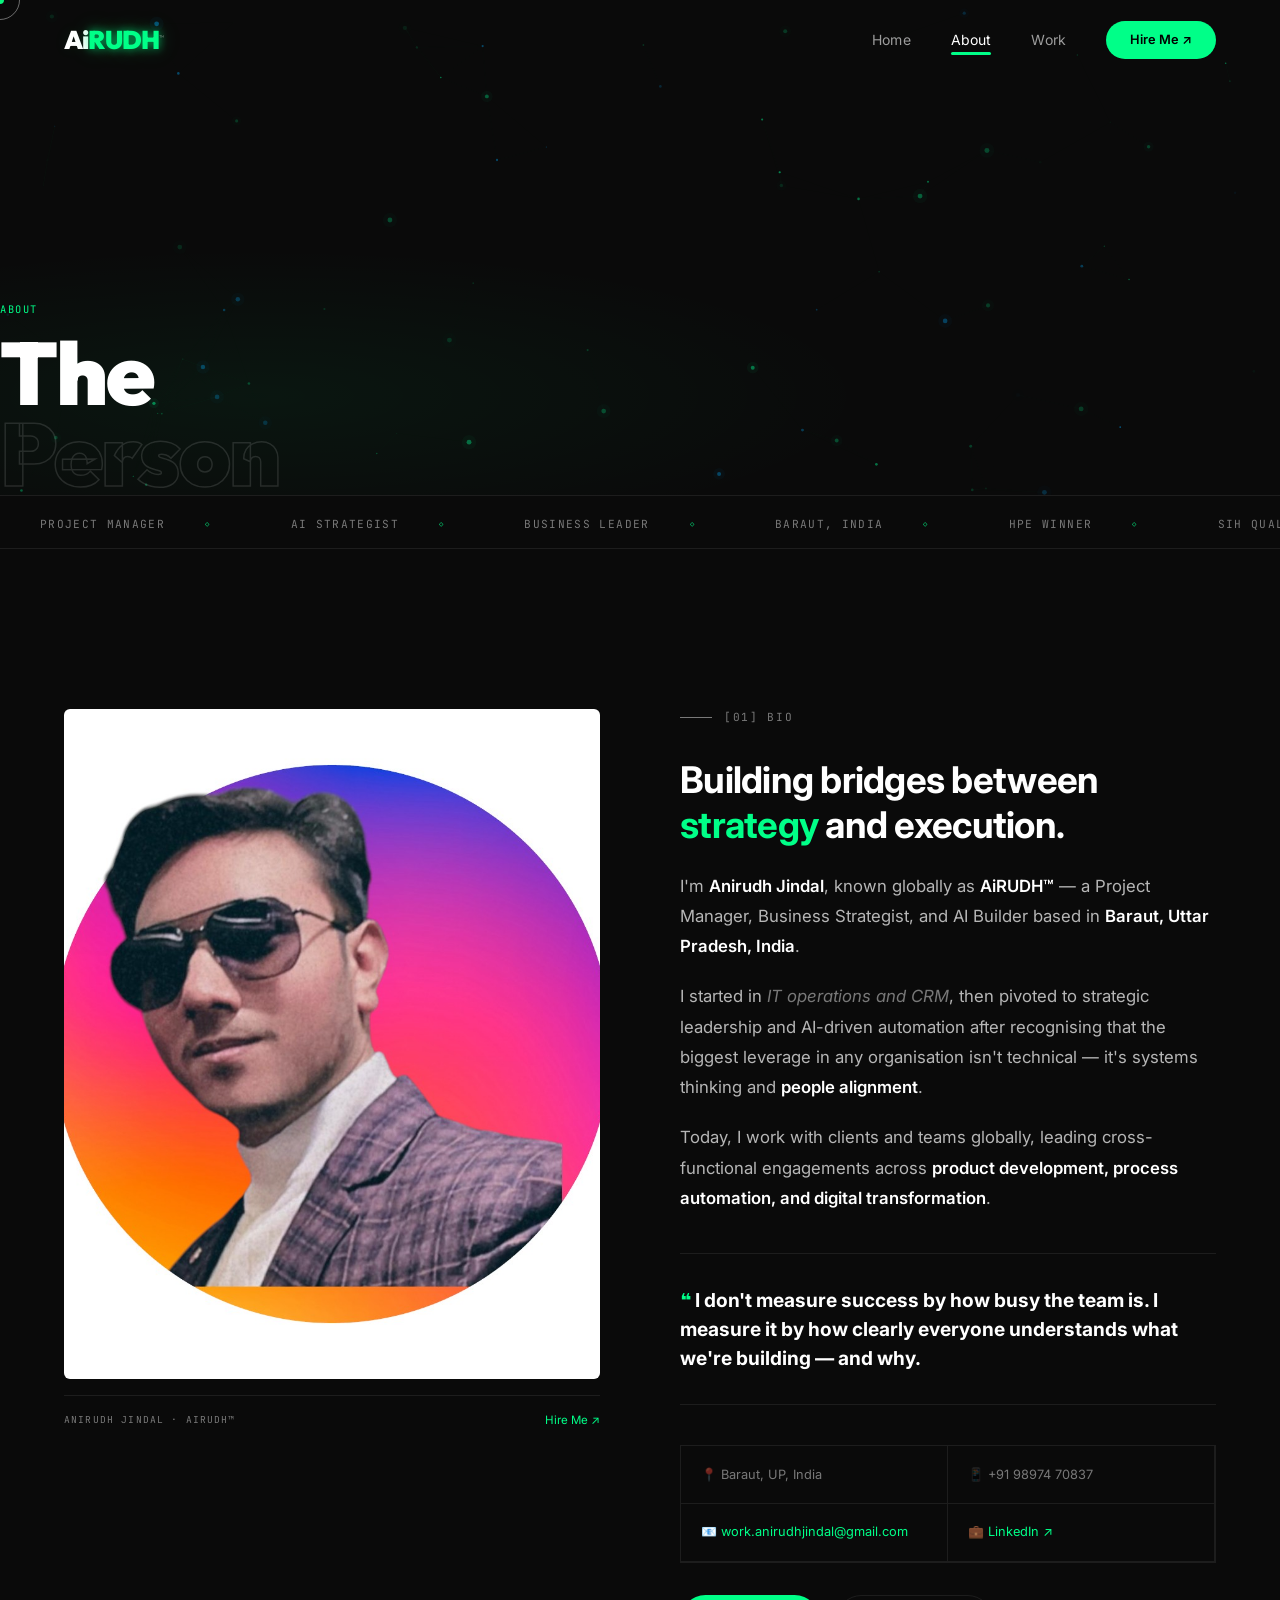
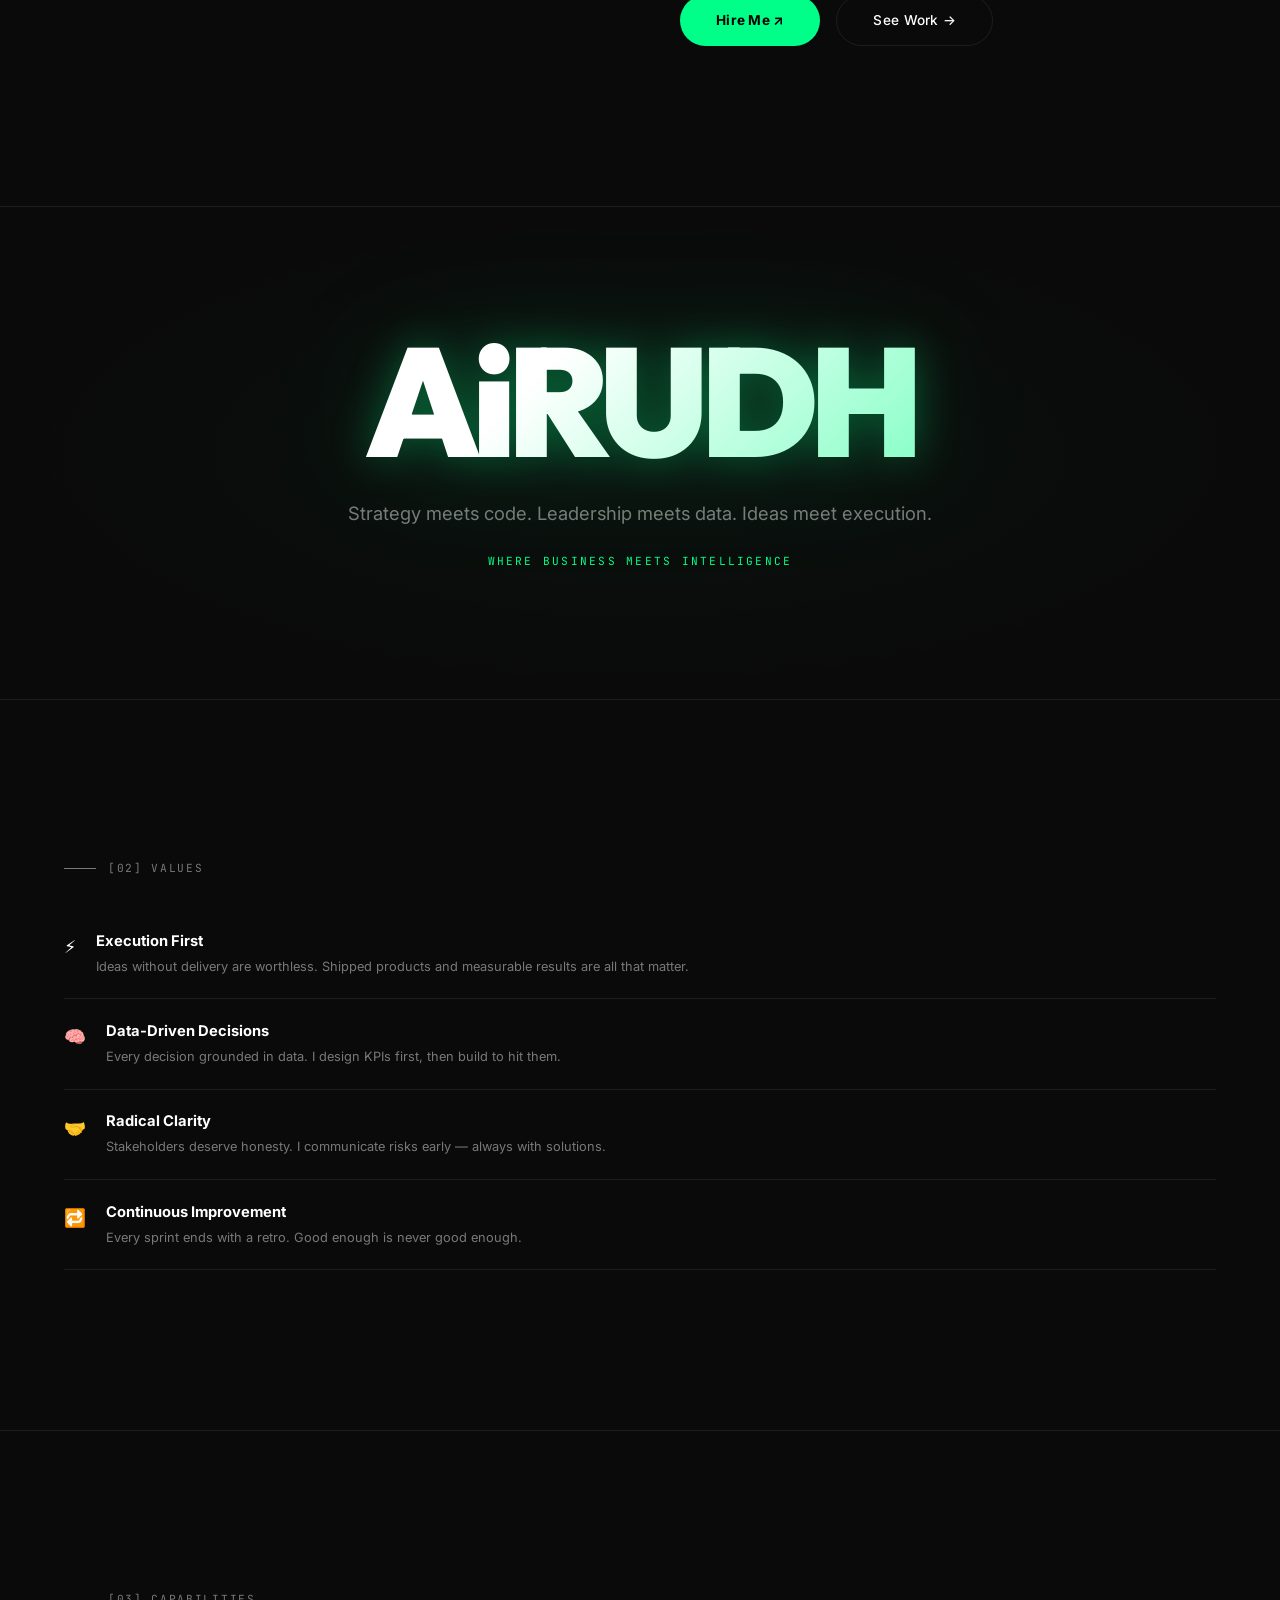
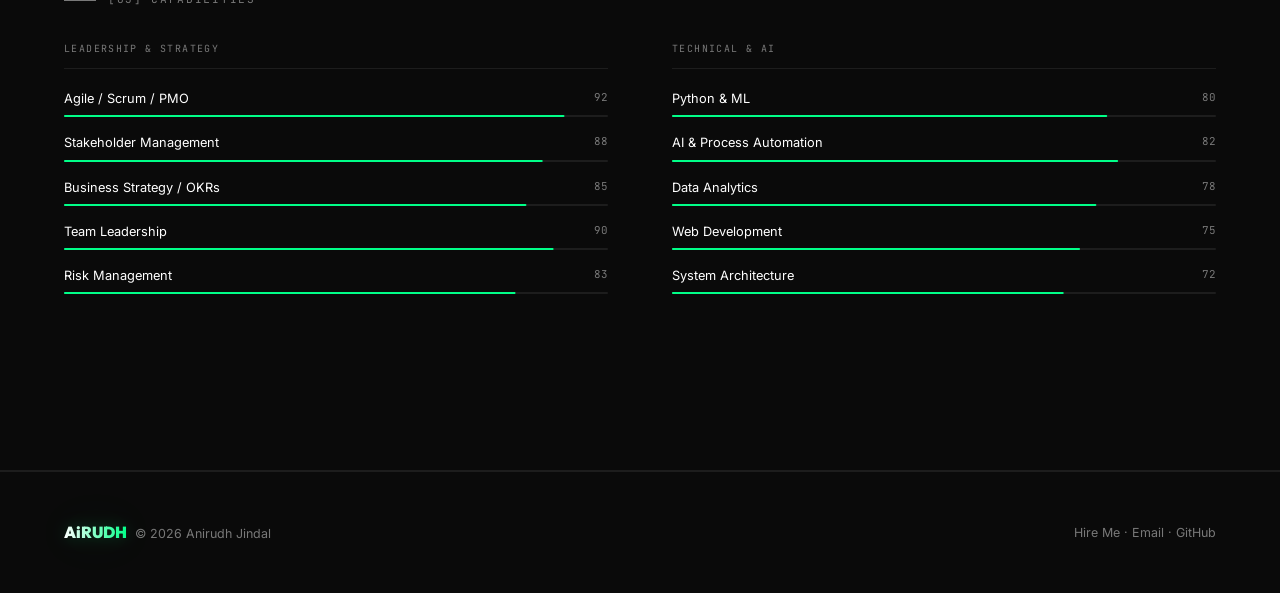
<file: about.html>
<!DOCTYPE html>
<html lang="en" dir="ltr">

<head>
    <meta charset="UTF-8">
    <meta name="viewport" content="width=device-width,initial-scale=1">
    <title>About Anirudh Jindal — AiRUDH™ | PM, AI Strategist & Business Leader</title>
    <meta name="description"
        content="The story, values, and capabilities of Anirudh Jindal (AiRUDH™). Project Manager from Baraut, Uttar Pradesh, India. HPE CodeWar 2024 Winner. Smart India Hackathon 2024 Qualifier. Creator of AlTron AI. Available for worldwide consulting.">
    <meta name="keywords"
        content="Anirudh Jindal bio, AiRUDH about, airudh, Anirudh, anirudh jindal, AIRUDH, Project Manager India, AI Strategist background, HPE CodeWar 2024 winner, Smart India Hackathon 2024, Baraut, Uttar Pradesh, business leader, PM skills, who is AiRUDH, Anirudh Jindal about, AlTron AI creator">
    <meta name="author" content="Anirudh Jindal">
    <meta name="robots" content="index, follow">
    <meta name="theme-color" content="#0a0a0a">
    <meta name="color-scheme" content="dark">
    <link rel="canonical" href="https://airudh.in/about.html">
    <meta property="og:title" content="About Anirudh Jindal — AiRUDH™">
    <meta property="og:description"
        content="PM & AI Strategist. HPE CodeWar 2024 Winner. Creator of AlTron AI. Available worldwide.">
    <meta property="og:type" content="profile">
    <meta property="og:url" content="https://airudh.in/about.html">
    <meta property="og:image" content="https://airudh.in/Professional_PIC-Photoroom.jpg">
    <meta property="og:image:alt" content="Anirudh Jindal — AiRUDH™ Project Manager and AI Strategist">
    <meta name="twitter:card" content="summary_large_image">
    <meta name="twitter:title" content="About Anirudh Jindal — AiRUDH™">
    <meta name="twitter:image" content="https://airudh.in/Professional_PIC-Photoroom.jpg">
    <link rel="preconnect" href="https://fonts.googleapis.com">
    <link rel="preconnect" href="https://fonts.gstatic.com" crossorigin>
    <link rel="stylesheet"
        href="https://fonts.googleapis.com/css2?family=Inter:wght@400;500;700;900&family=Outfit:wght@300;400;700;900&family=JetBrains+Mono:wght@400;500&display=swap">
    <link rel="stylesheet" href="style.css">
    <link rel="icon"
        href="data:image/svg+xml,<svg xmlns=%22http://www.w3.org/2000/svg%22 viewBox=%220 0 100 100%22><text y=%22.9em%22 font-size=%2280%22>⚡</text></svg>">
    <script>
        if (/bot|crawl|spider|slurp|googlebot|bingbot|yandex|baidu|duckduck/i.test(navigator.userAgent)) {
            var s = document.createElement('style');
            s.textContent = '#loader{display:none!important}.reveal{opacity:1!important;transform:none!important}.sk-fill{transform:scaleX(1)!important}';
            document.head.appendChild(s);
        }
    </script>
    <noscript>
        <style>
            #loader {
                display: none !important
            }

            .reveal {
                opacity: 1 !important;
                transform: none !important
            }

            .sk-fill {
                transform: scaleX(1) !important
            }
        </style>
    </noscript>
    <style>
        .page-hero {
            min-height: 55svh;
            display: flex;
            flex-direction: column;
            justify-content: flex-end;
            padding: calc(var(--nav-h)+3rem) 4rem 5rem;
            position: relative;
            overflow: hidden;
        }

        @media(max-width:768px) {
            .page-hero {
                padding: calc(var(--nav-h)+2rem) 1.5rem 3rem;
                min-height: 45svh;
            }
        }

        .page-hero canvas {
            position: absolute;
            inset: 0;
            z-index: 0;
            pointer-events: none;
        }

        .page-hero::before {
            content: '';
            position: absolute;
            inset: 0;
            z-index: 0;
            background: radial-gradient(ellipse 80% 50% at 20% 80%, rgba(0, 255, 136, .05) 0%, transparent 60%);
        }

        .page-hero-content {
            position: relative;
            z-index: 2;
        }

        .ph-label {
            font-family: 'JetBrains Mono', monospace;
            font-size: .65rem;
            letter-spacing: .15em;
            text-transform: uppercase;
            color: var(--accent);
            margin-bottom: 1rem;
        }

        .ph-title {
            font-family: 'Outfit', sans-serif;
            font-weight: 900;
            font-size: clamp(3rem, 9vw, 5.5rem);
            letter-spacing: -2px;
            line-height: .92;
        }

        .ph-ghost {
            -webkit-text-stroke: 1.5px rgba(255, 255, 255, .12);
            -webkit-text-fill-color: transparent;
        }

        .bio-split {
            display: grid;
            grid-template-columns: 1fr 1fr;
            gap: 5rem;
            align-items: start;
        }

        @media(max-width:768px) {
            .bio-split {
                grid-template-columns: 1fr;
                gap: 3rem;
            }
        }

        .bio-photo {
            position: sticky;
            top: calc(var(--nav-h)+2rem);
        }

        @media(max-width:768px) {
            .bio-photo {
                position: static;
            }
        }

        .bio-photo-wrap {
            border-radius: 6px;
            overflow: hidden;
            aspect-ratio: 4/5;
        }

        .bio-photo-wrap img {
            width: 100%;
            height: 100%;
            object-fit: cover;
            object-position: top;
        }

        .bio-cap {
            margin-top: 1rem;
            display: flex;
            justify-content: space-between;
            align-items: center;
            padding-top: 1rem;
            border-top: 1px solid var(--border);
        }

        .bio-cap span {
            font-family: 'JetBrains Mono', monospace;
            font-size: .6rem;
            letter-spacing: .12em;
            text-transform: uppercase;
            color: var(--muted);
        }

        .bio-cap a {
            font-size: .72rem;
            color: var(--accent);
        }

        .bio-text h2 {
            font-weight: 700;
            font-size: clamp(1.6rem, 3.5vw, 2.3rem);
            letter-spacing: -.02em;
            margin-bottom: 1.5rem;
            line-height: 1.2;
        }

        .bio-text p {
            color: rgba(255, 255, 255, .7);
            line-height: 1.8;
            margin-bottom: 1.25rem;
            font-size: clamp(.88rem, 1.6vw, 1.05rem);
        }

        .bio-text p strong {
            color: var(--text);
            font-weight: 600;
        }

        .bio-text p em {
            font-style: italic;
            color: var(--muted);
        }

        .quote-block {
            font-weight: 700;
            font-size: clamp(.95rem, 2vw, 1.2rem);
            line-height: 1.5;
            padding: 2rem 0;
            border-top: 1px solid var(--border);
            border-bottom: 1px solid var(--border);
            margin: 2.5rem 0;
        }

        .quote-block::before {
            content: '❝ ';
            color: var(--accent);
        }

        .val-row {
            padding: 1.3rem 0;
            border-bottom: 1px solid var(--border);
            display: flex;
            gap: 1.25rem;
            align-items: flex-start;
            transition: padding-left .3s var(--ease);
        }

        .val-row:hover {
            padding-left: .75rem;
        }

        .val-icon {
            font-size: 1.1rem;
            flex-shrink: 0;
            margin-top: .2rem;
        }

        .val-title {
            font-weight: 700;
            font-size: .92rem;
            margin-bottom: .2rem;
            transition: color .2s;
        }

        .val-row:hover .val-title {
            color: var(--accent);
        }

        .val-desc {
            font-size: .8rem;
            color: var(--muted);
            line-height: 1.7;
        }

        .sk-cols {
            display: grid;
            grid-template-columns: 1fr 1fr;
            gap: 4rem;
            margin-top: 2rem;
        }

        @media(max-width:640px) {
            .sk-cols {
                grid-template-columns: 1fr;
                gap: 2.5rem;
            }
        }

        .sk-cat {
            font-family: 'JetBrains Mono', monospace;
            font-size: .62rem;
            letter-spacing: .14em;
            text-transform: uppercase;
            color: var(--muted);
            margin-bottom: 1.25rem;
            padding-bottom: .75rem;
            border-bottom: 1px solid var(--border);
        }

        .sk-row {
            margin-bottom: 1rem;
        }

        .sk-hd {
            display: flex;
            justify-content: space-between;
            margin-bottom: .4rem;
            font-size: .8rem;
        }

        .sk-pct {
            font-family: 'JetBrains Mono', monospace;
            font-size: .68rem;
            color: var(--muted);
        }

        .sk-track {
            height: 2px;
            background: var(--border);
            border-radius: 1px;
        }

        .sk-fill {
            height: 100%;
            background: var(--accent);
            border-radius: 1px;
            transform: scaleX(0);
            transform-origin: left;
            transition: transform 1.2s var(--spring);
        }

        .facts-grid {
            display: grid;
            grid-template-columns: 1fr 1fr;
            gap: 0;
            border: 1px solid var(--border);
            margin-top: 2.5rem;
        }

        @media(max-width:440px) {
            .facts-grid {
                grid-template-columns: 1fr;
            }
        }

        .fact-cell {
            padding: 1.15rem 1.25rem;
            border-right: 1px solid var(--border);
            border-bottom: 1px solid var(--border);
            display: flex;
            align-items: center;
            gap: .65rem;
            font-size: .8rem;
            color: var(--muted);
            transition: background .2s;
        }

        .fact-cell:hover {
            background: rgba(0, 255, 136, .025);
        }

        .fact-cell a {
            color: var(--accent);
        }
    </style>
</head>

<body>
    <div id="loader">
        <div class="loader-brand">Ai<span>RUDH</span></div>
        <div class="loader-bar">
            <div class="loader-fill"></div>
        </div>
    </div>
    <div id="scroll-progress"></div>
    <div id="page-overlay"></div>
    <div id="cursor"></div>
    <div id="cursor-ring"></div>

    <nav id="nav" role="navigation">
        <a href="index.html" class="nav-logo mag">Ai<span>RUDH</span></a>
        <div class="nav-menu">
            <a href="index.html" class="nav-link" data-page="index.html">Home</a>
            <a href="about.html" class="nav-link" data-page="about.html">About</a>
            <a href="work.html" class="nav-link" data-page="work.html">Work</a>
            <a href="contact.html" class="nav-cta mag">Hire Me ↗</a>
        </div>
        <button class="hamburger" aria-label="Open menu"><span></span><span></span><span></span></button>
    </nav>

    <div class="page-hero">
        <canvas id="particles-canvas" aria-hidden="true"></canvas>
        <div class="page-hero-content">
            <div class="ph-label reveal">About</div>
            <h1 class="ph-title reveal rd1">The<br><span class="ph-ghost">Person</span></h1>
        </div>
    </div>

    <div class="marquee" aria-hidden="true">
        <div class="marquee-inner">
            <span class="mq-item">Project Manager</span><span class="mq-item">AI Strategist</span>
            <span class="mq-item">Business Leader</span><span class="mq-item">Baraut, India</span>
            <span class="mq-item">HPE Winner</span><span class="mq-item">SIH Qualifier</span>
            <span class="mq-item">AlTron Architect</span><span class="mq-item">AiRUDH™</span>
            <span class="mq-item">Project Manager</span><span class="mq-item">AI Strategist</span>
            <span class="mq-item">Business Leader</span><span class="mq-item">Baraut, India</span>
            <span class="mq-item">HPE Winner</span><span class="mq-item">SIH Qualifier</span>
            <span class="mq-item">AlTron Architect</span><span class="mq-item">AiRUDH™</span>
        </div>
    </div>

    <section class="section">
        <div class="container">
            <div class="bio-split">
                <div class="bio-photo reveal">
                    <div class="bio-photo-wrap">
                        <img src="Professional_PIC-Photoroom.jpg"
                            alt="Anirudh Jindal — Project Manager & AI Strategist from Baraut, India" width="400"
                            height="500" loading="lazy">
                    </div>
                    <div class="bio-cap"><span>Anirudh Jindal · AiRUDH™</span><a href="contact.html">Hire Me ↗</a></div>
                </div>
                <div class="bio-text">
                    <div class="section-label reveal">[01] Bio</div>
                    <h2 class="reveal rd1">Building bridges between <span style="color:var(--accent)">strategy</span>
                        and execution.</h2>
                    <p class="reveal rd2">I'm <strong>Anirudh Jindal</strong>, known globally as
                        <strong>AiRUDH™</strong> — a Project Manager, Business Strategist, and AI Builder based in
                        <strong>Baraut, Uttar Pradesh, India</strong>.
                    </p>
                    <p class="reveal rd3">I started in <em>IT operations and CRM</em>, then pivoted to strategic
                        leadership and AI-driven automation after recognising that the biggest leverage in any
                        organisation isn't technical — it's systems thinking and <strong>people alignment</strong>.</p>
                    <p class="reveal rd4">Today, I work with clients and teams globally, leading cross-functional
                        engagements across <strong>product development, process automation, and digital
                            transformation</strong>.</p>
                    <div class="quote-block reveal">I don't measure success by how busy the team is. I measure it by how
                        clearly everyone understands what we're building — and why.</div>
                    <div class="facts-grid reveal">
                        <div class="fact-cell">📍 Baraut, UP, India</div>
                        <div class="fact-cell">📱 +91 98974 70837</div>
                        <div class="fact-cell"><a href="mailto:work.anirudhjindal@gmail.com">📧
                                work.anirudhjindal@gmail.com</a></div>
                        <div class="fact-cell"><a href="https://linkedin.com/in/anirudh-jindal" target="_blank"
                                rel="noopener">💼 LinkedIn ↗</a></div>
                    </div>
                    <div style="display:flex;gap:1rem;flex-wrap:wrap;margin-top:2rem;" class="reveal">
                        <a href="contact.html" class="btn-accent mag">Hire Me ↗</a>
                        <a href="work.html" class="btn-outline mag">See Work →</a>
                    </div>
                </div>
            </div>
        </div>
    </section>

    <div class="divider"></div>

    <!-- BRAND -->
    <section class="manifesto">
        <div class="container">
            <div class="manifesto-brand reveal">AiRUDH</div>
            <p class="manifesto-sub reveal rd1">Strategy meets code. Leadership meets data. Ideas meet execution.</p>
            <div class="manifesto-tagline reveal rd2">Where Business Meets Intelligence</div>
        </div>
    </section>

    <div class="divider"></div>

    <section class="section">
        <div class="container">
            <div class="section-label reveal">[02] Values</div>
            <div>
                <div class="val-row reveal"><span class="val-icon">⚡</span>
                    <div>
                        <div class="val-title">Execution First</div>
                        <div class="val-desc">Ideas without delivery are worthless. Shipped products and measurable
                            results are all that matter.</div>
                    </div>
                </div>
                <div class="val-row reveal rd1"><span class="val-icon">🧠</span>
                    <div>
                        <div class="val-title">Data-Driven Decisions</div>
                        <div class="val-desc">Every decision grounded in data. I design KPIs first, then build to hit
                            them.</div>
                    </div>
                </div>
                <div class="val-row reveal rd2"><span class="val-icon">🤝</span>
                    <div>
                        <div class="val-title">Radical Clarity</div>
                        <div class="val-desc">Stakeholders deserve honesty. I communicate risks early — always with
                            solutions.</div>
                    </div>
                </div>
                <div class="val-row reveal rd3"><span class="val-icon">🔁</span>
                    <div>
                        <div class="val-title">Continuous Improvement</div>
                        <div class="val-desc">Every sprint ends with a retro. Good enough is never good enough.</div>
                    </div>
                </div>
            </div>
        </div>
    </section>

    <div class="divider"></div>

    <section class="section">
        <div class="container">
            <div class="section-label reveal">[03] Capabilities</div>
            <div class="sk-cols" id="skills-grid">
                <div class="reveal rd1">
                    <div class="sk-cat">Leadership & Strategy</div>
                    <div class="sk-row">
                        <div class="sk-hd"><span>Agile / Scrum / PMO</span><span class="sk-pct">92</span></div>
                        <div class="sk-track">
                            <div class="sk-fill" data-w=".92"></div>
                        </div>
                    </div>
                    <div class="sk-row">
                        <div class="sk-hd"><span>Stakeholder Management</span><span class="sk-pct">88</span></div>
                        <div class="sk-track">
                            <div class="sk-fill" data-w=".88"></div>
                        </div>
                    </div>
                    <div class="sk-row">
                        <div class="sk-hd"><span>Business Strategy / OKRs</span><span class="sk-pct">85</span></div>
                        <div class="sk-track">
                            <div class="sk-fill" data-w=".85"></div>
                        </div>
                    </div>
                    <div class="sk-row">
                        <div class="sk-hd"><span>Team Leadership</span><span class="sk-pct">90</span></div>
                        <div class="sk-track">
                            <div class="sk-fill" data-w=".90"></div>
                        </div>
                    </div>
                    <div class="sk-row">
                        <div class="sk-hd"><span>Risk Management</span><span class="sk-pct">83</span></div>
                        <div class="sk-track">
                            <div class="sk-fill" data-w=".83"></div>
                        </div>
                    </div>
                </div>
                <div class="reveal rd2">
                    <div class="sk-cat">Technical & AI</div>
                    <div class="sk-row">
                        <div class="sk-hd"><span>Python & ML</span><span class="sk-pct">80</span></div>
                        <div class="sk-track">
                            <div class="sk-fill" data-w=".80"></div>
                        </div>
                    </div>
                    <div class="sk-row">
                        <div class="sk-hd"><span>AI & Process Automation</span><span class="sk-pct">82</span></div>
                        <div class="sk-track">
                            <div class="sk-fill" data-w=".82"></div>
                        </div>
                    </div>
                    <div class="sk-row">
                        <div class="sk-hd"><span>Data Analytics</span><span class="sk-pct">78</span></div>
                        <div class="sk-track">
                            <div class="sk-fill" data-w=".78"></div>
                        </div>
                    </div>
                    <div class="sk-row">
                        <div class="sk-hd"><span>Web Development</span><span class="sk-pct">75</span></div>
                        <div class="sk-track">
                            <div class="sk-fill" data-w=".75"></div>
                        </div>
                    </div>
                    <div class="sk-row">
                        <div class="sk-hd"><span>System Architecture</span><span class="sk-pct">72</span></div>
                        <div class="sk-track">
                            <div class="sk-fill" data-w=".72"></div>
                        </div>
                    </div>
                </div>
            </div>
        </div>
    </section>

    <div class="divider"></div>
    <footer>
        <div><span class="footer-brand">AiRUDH</span><span style="margin-left:.5rem;">© 2026 Anirudh Jindal</span></div>
        <span><a href="contact.html">Hire Me</a> · <a href="mailto:work.anirudhjindal@gmail.com">Email</a> · <a
                href="https://github.com/AiRUDH" target="_blank" rel="noopener">GitHub</a></span>
    </footer>
    <button id="fab" aria-label="Back to top">↑</button>

    <script
        type="application/ld+json">{"@context":"https://schema.org","@type":"ProfilePage","name":"About Anirudh Jindal","url":"https://airudh.in/about.html","mainEntity":{"@type":"Person","name":"Anirudh Jindal","alternateName":["AiRUDH","airudh","AIRUDH","Anirudh","anirudh jindal","Anirudh Jindal AiRUDH"],"image":"https://airudh.in/Professional_PIC-Photoroom.jpg","jobTitle":"Project Manager & AI Strategist","email":"work.anirudhjindal@gmail.com","telephone":"+91-98974-70837","address":{"@type":"PostalAddress","addressLocality":"Baraut","addressRegion":"Uttar Pradesh","addressCountry":"IN"},"knowsAbout":["Project Management","AI","Machine Learning","Business Strategy","Agile","Scrum","Digital Transformation","Team Leadership","Product Development"],"award":["HPE CodeWar 2024 Winner","Smart India Hackathon 2024 Qualifier"]}}</script>
    <script src="main.js" defer></script>
</body>

</html>
</file>
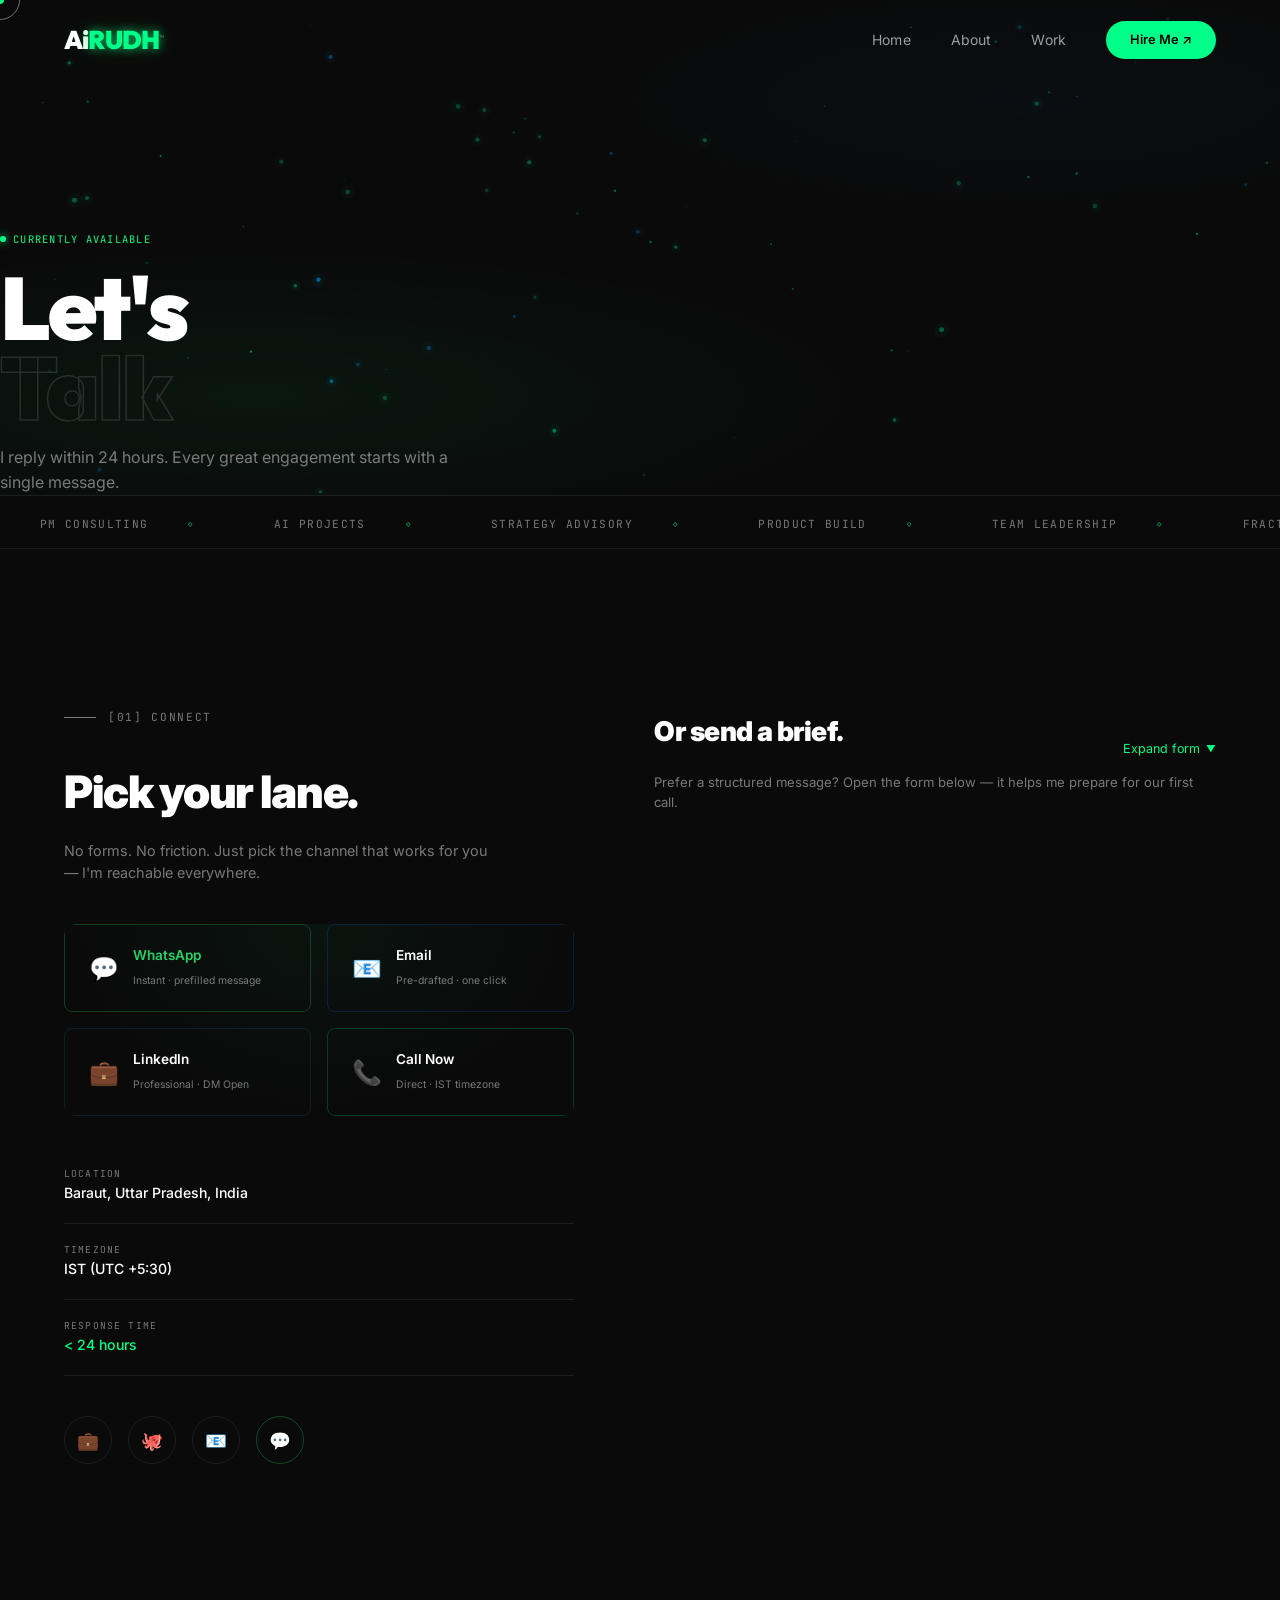
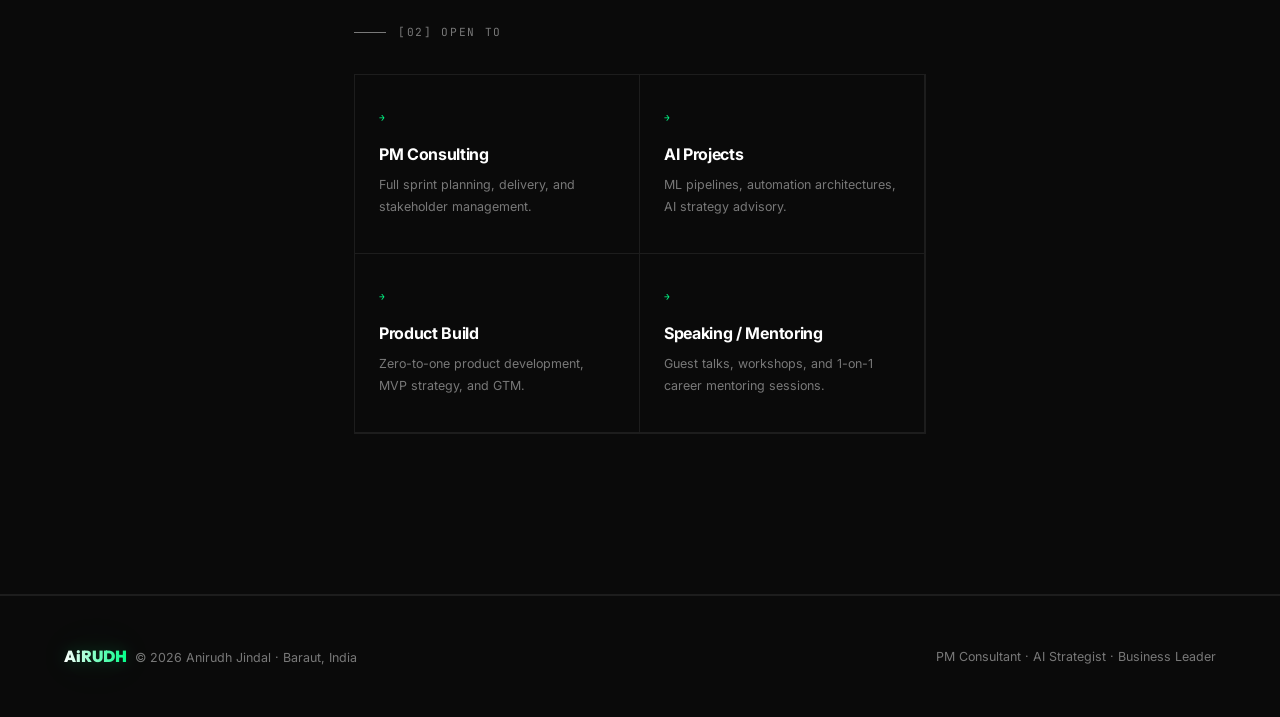
<file: contact.html>
<!DOCTYPE html>
<html lang="en" dir="ltr">

<head>
    <meta charset="UTF-8">
    <meta name="viewport" content="width=device-width,initial-scale=1">
    <title>Contact Anirudh Jindal — AiRUDH™ | Hire a PM & AI Strategist</title>
    <meta name="description"
        content="Hire Anirudh Jindal (AiRUDH™) for project management, AI automation, and business strategy. Connect via WhatsApp, email, or LinkedIn. 24h reply guaranteed. Available for worldwide consulting.">
    <meta name="keywords"
        content="Hire Anirudh Jindal, Contact AiRUDH, airudh, anirudh jindal contact, AIRUDH hire, Project Manager for Hire, AI Consultant India, Business Strategy Consultant, WhatsApp Anirudh, PM Consulting, hire AiRUDH, Anirudh Jindal email, Anirudh Jindal phone">
    <meta name="author" content="Anirudh Jindal">
    <meta name="robots" content="index, follow">
    <meta name="theme-color" content="#0a0a0a">
    <meta name="color-scheme" content="dark">
    <link rel="canonical" href="https://airudh.in/contact.html">
    <meta property="og:title" content="Contact Anirudh Jindal — Hire AiRUDH™">
    <meta property="og:description"
        content="Connect via WhatsApp, email, or schedule a call. 24h reply guaranteed. Available worldwide.">
    <meta property="og:type" content="website">
    <meta property="og:url" content="https://airudh.in/contact.html">
    <meta property="og:image" content="https://airudh.in/Professional_PIC-Photoroom.jpg">
    <meta property="og:image:alt" content="Contact Anirudh Jindal — AiRUDH™">
    <meta name="twitter:card" content="summary_large_image">
    <meta name="twitter:title" content="Contact Anirudh Jindal — Hire AiRUDH™">
    <meta name="twitter:image" content="https://airudh.in/Professional_PIC-Photoroom.jpg">
    <link rel="preconnect" href="https://fonts.googleapis.com">
    <link rel="preconnect" href="https://fonts.gstatic.com" crossorigin>
    <link rel="stylesheet"
        href="https://fonts.googleapis.com/css2?family=Inter:wght@400;500;700;900&family=Outfit:wght@300;400;700;900&family=JetBrains+Mono:wght@400;500&display=swap">
    <link rel="stylesheet" href="style.css">
    <link rel="icon"
        href="data:image/svg+xml,<svg xmlns=%22http://www.w3.org/2000/svg%22 viewBox=%220 0 100 100%22><text y=%22.9em%22 font-size=%2280%22>⚡</text></svg>">
    <script>
        if (/bot|crawl|spider|slurp|googlebot|bingbot|yandex|baidu|duckduck/i.test(navigator.userAgent)) {
            var s = document.createElement('style');
            s.textContent = '#loader{display:none!important}.reveal{opacity:1!important;transform:none!important}';
            document.head.appendChild(s);
        }
    </script>
    <noscript>
        <style>
            #loader {
                display: none !important
            }

            .reveal {
                opacity: 1 !important;
                transform: none !important
            }
        </style>
    </noscript>
    <style>
        .page-hero {
            min-height: 55svh;
            display: flex;
            flex-direction: column;
            justify-content: flex-end;
            padding: calc(var(--nav-h)+3rem) 4rem 5rem;
            position: relative;
            overflow: hidden;
        }

        @media(max-width:768px) {
            .page-hero {
                padding: calc(var(--nav-h)+2rem) 1.5rem 3rem;
                min-height: 45svh;
            }
        }

        .page-hero canvas {
            position: absolute;
            inset: 0;
            z-index: 0;
            pointer-events: none;
        }

        .page-hero::before {
            content: '';
            position: absolute;
            inset: 0;
            z-index: 0;
            background: radial-gradient(ellipse 80% 50% at 20% 80%, rgba(0, 255, 136, .05) 0%, transparent 60%), radial-gradient(ellipse 60% 40% at 80% 20%, rgba(0, 120, 255, .03) 0%, transparent 60%);
        }

        .page-hero-content {
            position: relative;
            z-index: 2;
        }

        .avail-badge {
            display: inline-flex;
            align-items: center;
            gap: .45rem;
            font-family: 'JetBrains Mono', monospace;
            font-size: .65rem;
            letter-spacing: .12em;
            text-transform: uppercase;
            color: var(--accent);
            margin-bottom: 1.25rem;
        }

        .avail-dot {
            width: 6px;
            height: 6px;
            border-radius: 50%;
            background: var(--accent);
            animation: blink 2s ease infinite;
            box-shadow: 0 0 8px var(--accent);
        }

        @keyframes blink {

            0%,
            100% {
                opacity: 1
            }

            50% {
                opacity: .15
            }
        }

        .ph-title {
            font-family: 'Outfit', sans-serif;
            font-weight: 900;
            font-size: clamp(3rem, 9vw, 5.5rem);
            letter-spacing: -2px;
            line-height: .92;
        }

        .ph-ghost {
            -webkit-text-stroke: 1.5px rgba(255, 255, 255, .12);
            -webkit-text-fill-color: transparent;
        }

        .ph-sub {
            font-size: 1rem;
            color: var(--muted);
            margin-top: 1rem;
            max-width: 480px;
        }
    </style>
</head>

<body>
    <div id="loader">
        <div class="loader-brand">Ai<span>RUDH</span></div>
        <div class="loader-bar">
            <div class="loader-fill"></div>
        </div>
    </div>
    <div id="scroll-progress"></div>
    <div id="page-overlay"></div>
    <div id="cursor"></div>
    <div id="cursor-ring"></div>

    <nav id="nav" role="navigation">
        <a href="index.html" class="nav-logo mag">Ai<span>RUDH</span></a>
        <div class="nav-menu">
            <a href="index.html" class="nav-link" data-page="index.html">Home</a>
            <a href="about.html" class="nav-link" data-page="about.html">About</a>
            <a href="work.html" class="nav-link" data-page="work.html">Work</a>
            <a href="contact.html" class="nav-cta mag">Hire Me ↗</a>
        </div>
        <button class="hamburger" aria-label="Open menu"><span></span><span></span><span></span></button>
    </nav>

    <!-- HERO -->
    <div class="page-hero">
        <canvas id="particles-canvas" aria-hidden="true"></canvas>
        <div class="page-hero-content">
            <div class="avail-badge reveal"><span class="avail-dot"></span>Currently Available</div>
            <h1 class="ph-title reveal rd1">Let's<br><span class="ph-ghost">Talk</span></h1>
            <p class="ph-sub reveal rd2">I reply within 24 hours. Every great engagement starts with a single message.
            </p>
        </div>
    </div>

    <!-- MARQUEE -->
    <div class="marquee" aria-hidden="true">
        <div class="marquee-inner">
            <span class="mq-item">PM Consulting</span><span class="mq-item">AI Projects</span>
            <span class="mq-item">Strategy Advisory</span><span class="mq-item">Product Build</span>
            <span class="mq-item">Team Leadership</span><span class="mq-item">Fractional PM</span>
            <span class="mq-item">Mentoring</span><span class="mq-item">24h Reply</span>
            <span class="mq-item">PM Consulting</span><span class="mq-item">AI Projects</span>
            <span class="mq-item">Strategy Advisory</span><span class="mq-item">Product Build</span>
            <span class="mq-item">Team Leadership</span><span class="mq-item">Fractional PM</span>
            <span class="mq-item">Mentoring</span><span class="mq-item">24h Reply</span>
        </div>
    </div>

    <!-- ═══ CONNECT HUB (replaces basic form) ═══ -->
    <section class="section">
        <div class="container">
            <div class="contact-grid">
                <!-- LEFT: CONNECT HUB -->
                <div>
                    <div class="section-label reveal">[01] Connect</div>
                    <h2 class="reveal rd1"
                        style="font-weight:900;font-size:clamp(1.8rem,4.5vw,2.8rem);letter-spacing:-.03em;margin-bottom:.75rem;">
                        Pick your lane.</h2>
                    <p class="reveal rd2"
                        style="color:var(--muted);font-size:.9rem;margin-bottom:2.5rem;max-width:440px;">
                        No forms. No friction. Just pick the channel that works for you — I'm reachable everywhere.
                    </p>

                    <!-- Connect Hub Cards -->
                    <div class="connect-hub reveal rd2"
                        style="text-align:left;padding:0;background:transparent;border:none;">
                        <div class="connect-actions" style="max-width:100%;grid-template-columns:1fr 1fr;">
                            <!-- WhatsApp (PRIMARY) -->
                            <a href="https://wa.me/919897470837?text=Hi%20Anirudh%2C%20I%20visited%20your%20portfolio%20and%20would%20like%20to%20discuss%20a%20project."
                                target="_blank" rel="noopener" class="ca-btn ca-whatsapp mag">
                                <span class="ca-icon">💬</span>
                                <span class="ca-text"><span class="ca-label">WhatsApp</span><span
                                        class="ca-hint">Instant · prefilled message</span></span>
                            </a>
                            <!-- Email -->
                            <a href="mailto:work.anirudhjindal@gmail.com?subject=Project%20Inquiry%20from%20Portfolio&body=Hi%20Anirudh%2C%0A%0AI%20came%20across%20your%20portfolio%20and%20would%20like%20to%20discuss..."
                                class="ca-btn ca-email mag">
                                <span class="ca-icon">📧</span>
                                <span class="ca-text"><span class="ca-label">Email</span><span
                                        class="ca-hint">Pre-drafted · one click</span></span>
                            </a>
                            <!-- LinkedIn -->
                            <a href="https://linkedin.com/in/anirudh-jindal" target="_blank" rel="noopener"
                                class="ca-btn ca-linkedin mag">
                                <span class="ca-icon">💼</span>
                                <span class="ca-text"><span class="ca-label">LinkedIn</span><span
                                        class="ca-hint">Professional · DM Open</span></span>
                            </a>
                            <!-- Schedule -->
                            <a href="tel:+919897470837" class="ca-btn ca-schedule mag">
                                <span class="ca-icon">📞</span>
                                <span class="ca-text"><span class="ca-label">Call Now</span><span class="ca-hint">Direct
                                        · IST timezone</span></span>
                            </a>
                        </div>
                    </div>

                    <!-- Contact Links -->
                    <div class="reveal rd3" style="margin-top:2rem;">
                        <div class="contact-link" style="pointer-events:none;">
                            <div>
                                <div class="cl-label">Location</div>
                                <div class="cl-value">Baraut, Uttar Pradesh, India</div>
                            </div>
                        </div>
                        <div class="contact-link" style="pointer-events:none;">
                            <div>
                                <div class="cl-label">Timezone</div>
                                <div class="cl-value">IST (UTC +5:30)</div>
                            </div>
                        </div>
                        <div class="contact-link" style="pointer-events:none;">
                            <div>
                                <div class="cl-label">Response Time</div>
                                <div class="cl-value" style="color:var(--accent);">
                                    < 24 hours</div>
                                </div>
                            </div>
                        </div>

                        <!-- Social Icons -->
                        <div class="social-icons reveal rd4">
                            <a href="https://linkedin.com/in/anirudh-jindal" target="_blank" rel="noopener"
                                class="social-icon" title="LinkedIn" aria-label="LinkedIn">💼</a>
                            <a href="https://github.com/AiRUDH" target="_blank" rel="noopener" class="social-icon"
                                title="GitHub" aria-label="GitHub">🐙</a>
                            <a href="mailto:work.anirudhjindal@gmail.com" class="social-icon" title="Email"
                                aria-label="Email">📧</a>
                            <a href="https://wa.me/919897470837" target="_blank" rel="noopener" class="social-icon"
                                title="WhatsApp" aria-label="WhatsApp" style="border-color:rgba(37,211,102,.3);">💬</a>
                        </div>
                    </div>

                    <!-- RIGHT: OPTIONAL FORM (collapsible) -->
                    <div class="reveal rd3">
                        <div style="display:flex;justify-content:space-between;align-items:center;margin-bottom:1rem;">
                            <h2 style="font-weight:900;font-size:clamp(1.3rem,2.5vw,1.7rem);letter-spacing:-.02em;">Or
                                send a brief.</h2>
                            <button class="form-toggle mag"><span>Expand form</span> <span
                                    class="ft-arrow">▼</span></button>
                        </div>
                        <p style="font-size:.82rem;color:var(--muted);margin-bottom:1.5rem;">
                            Prefer a structured message? Open the form below — it helps me prepare for our first call.
                        </p>

                        <div class="collapsible-form">
                            <form class="contact-form" id="contact-form">
                                <div class="form-row">
                                    <div class="form-group"><label>Name *</label><input type="text"
                                            placeholder="Your name" required></div>
                                    <div class="form-group"><label>Company</label><input type="text"
                                            placeholder="Optional"></div>
                                </div>
                                <div class="form-group"><label>Email *</label><input type="email"
                                        placeholder="your@email.com" required></div>
                                <div class="form-group">
                                    <label>Engagement Type</label>
                                    <select>
                                        <option value="">What are you looking for?</option>
                                        <option>Project Management</option>
                                        <option>Business Strategy</option>
                                        <option>AI & Automation</option>
                                        <option>Fractional PM Role</option>
                                        <option>Product Build / Co-founder</option>
                                        <option>Speaking / Mentoring</option>
                                        <option>Other</option>
                                    </select>
                                </div>
                                <div class="form-group"><label>Message *</label><textarea rows="5"
                                        placeholder="Describe your project, timeline, and budget range…"
                                        required></textarea></div>
                                <button type="submit" class="submit-btn mag"><span>Send
                                        Brief</span><span>↗</span></button>
                                <p style="font-size:.65rem;color:var(--muted);text-align:center;margin-top:.5rem;">🔒
                                    Private. No spam. 24h reply.</p>
                            </form>
                        </div>
                    </div>
                </div>
            </div>
    </section>

    <!-- ═══ OPEN TO ═══ -->
    <section class="section" style="padding-top:0;">
        <div class="container" style="max-width:700px;">
            <div class="section-label reveal">[02] Open To</div>
            <div style="display:grid;grid-template-columns:1fr 1fr;gap:0;border:1px solid var(--border);"
                class="reveal rd1">
                <div class="proc-card">
                    <div class="proc-num">→</div>
                    <div class="proc-title">PM Consulting</div>
                    <div class="proc-desc">Full sprint planning, delivery, and stakeholder management.</div>
                </div>
                <div class="proc-card">
                    <div class="proc-num">→</div>
                    <div class="proc-title">AI Projects</div>
                    <div class="proc-desc">ML pipelines, automation architectures, AI strategy advisory.</div>
                </div>
                <div class="proc-card">
                    <div class="proc-num">→</div>
                    <div class="proc-title">Product Build</div>
                    <div class="proc-desc">Zero-to-one product development, MVP strategy, and GTM.</div>
                </div>
                <div class="proc-card">
                    <div class="proc-num">→</div>
                    <div class="proc-title">Speaking / Mentoring</div>
                    <div class="proc-desc">Guest talks, workshops, and 1-on-1 career mentoring sessions.</div>
                </div>
            </div>
        </div>
    </section>

    <div class="divider"></div>
    <footer>
        <div><span class="footer-brand">AiRUDH</span><span style="margin-left:.5rem;">© 2026 Anirudh Jindal · Baraut,
                India</span></div>
        <span>PM Consultant · AI Strategist · Business Leader</span>
    </footer>
    <button id="fab" aria-label="Back to top">↑</button>

    <script type="application/ld+json">{
    "@context":"https://schema.org",
    "@type":"ContactPage",
    "name":"Contact Anirudh Jindal — Hire AiRUDH™",
    "url":"https://airudh.in/contact.html",
    "description":"Hire Anirudh Jindal for PM consulting, AI projects, business strategy. 24h reply guaranteed. Available worldwide.",
    "image":"https://airudh.in/Professional_PIC-Photoroom.jpg",
    "author":{
      "@type":"Person","name":"Anirudh Jindal","alternateName":["AiRUDH","airudh","AIRUDH","anirudh jindal"],
      "image":"https://airudh.in/Professional_PIC-Photoroom.jpg",
      "email":"work.anirudhjindal@gmail.com","telephone":"+91-98974-70837",
      "sameAs":["https://linkedin.com/in/anirudh-jindal","https://github.com/AiRUDH"]
    }
  }</script>
    <script src="main.js" defer></script>
</body>

</html>
</file>
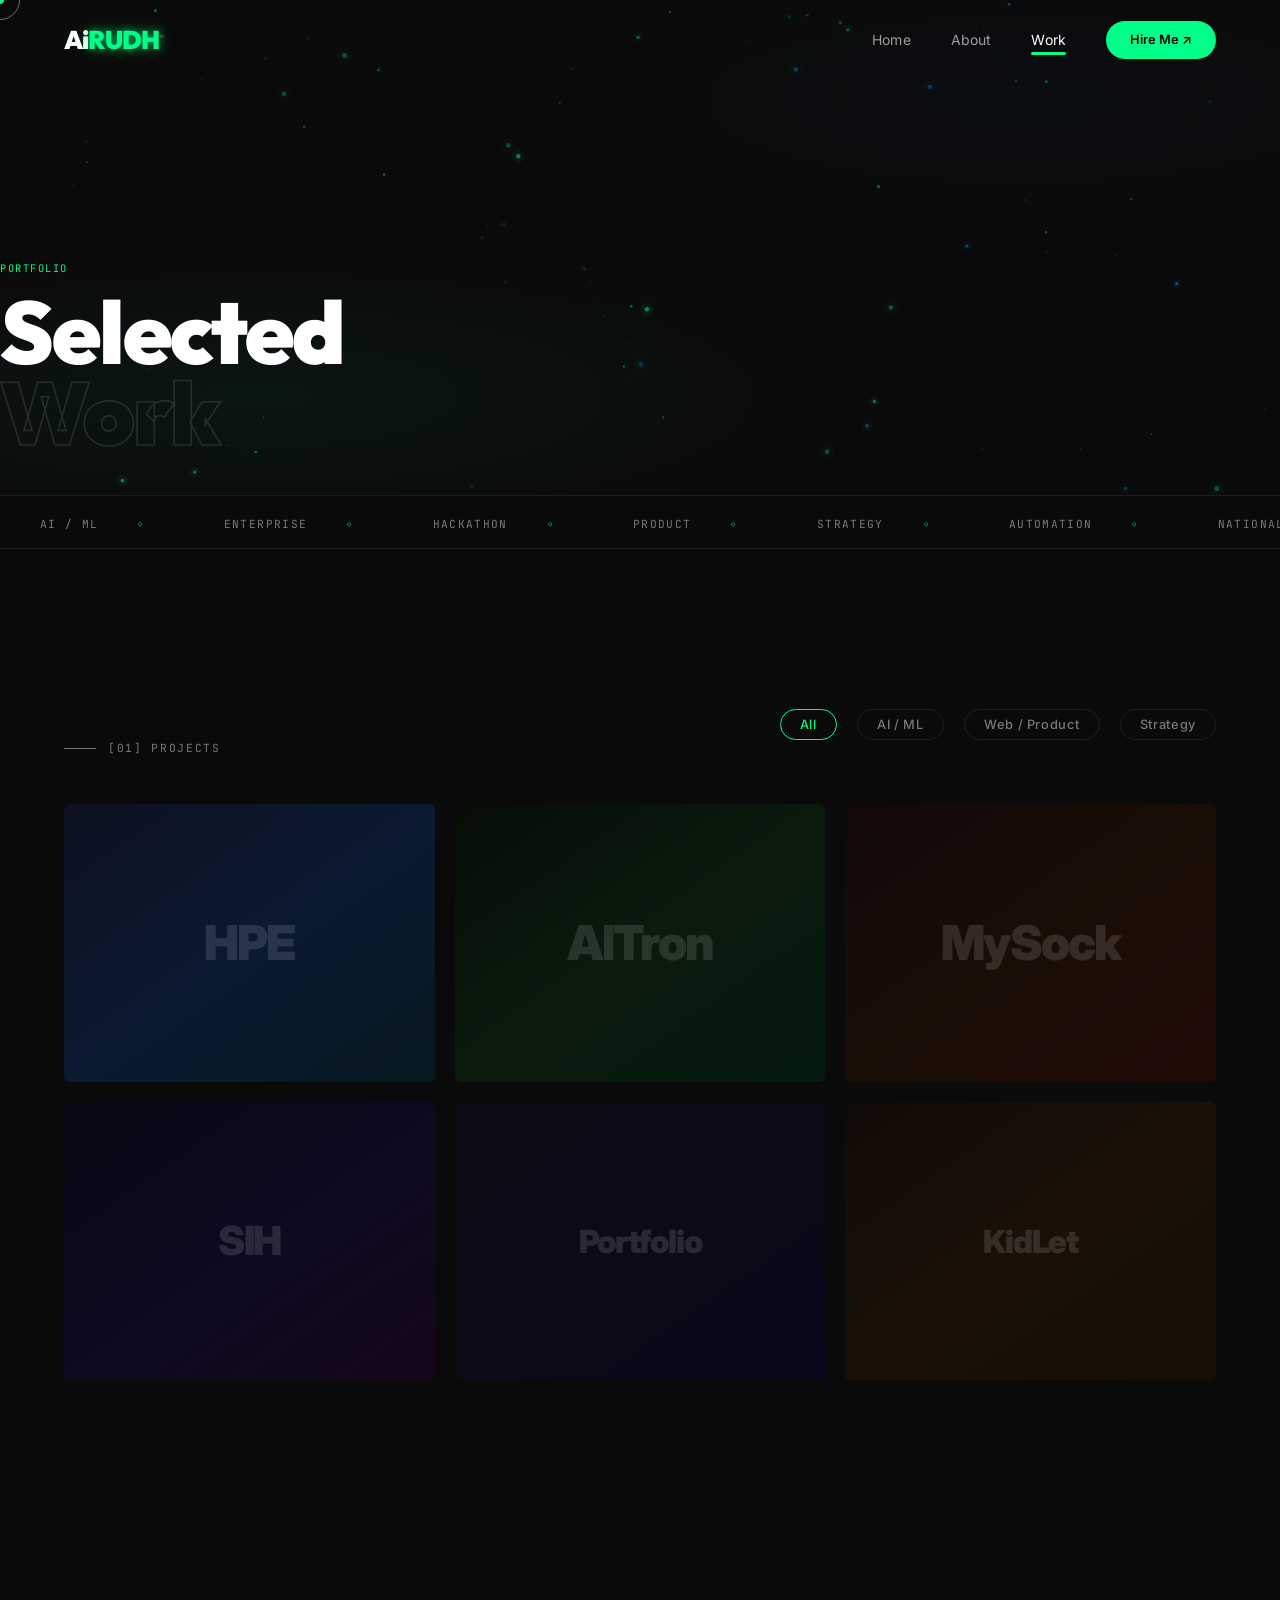
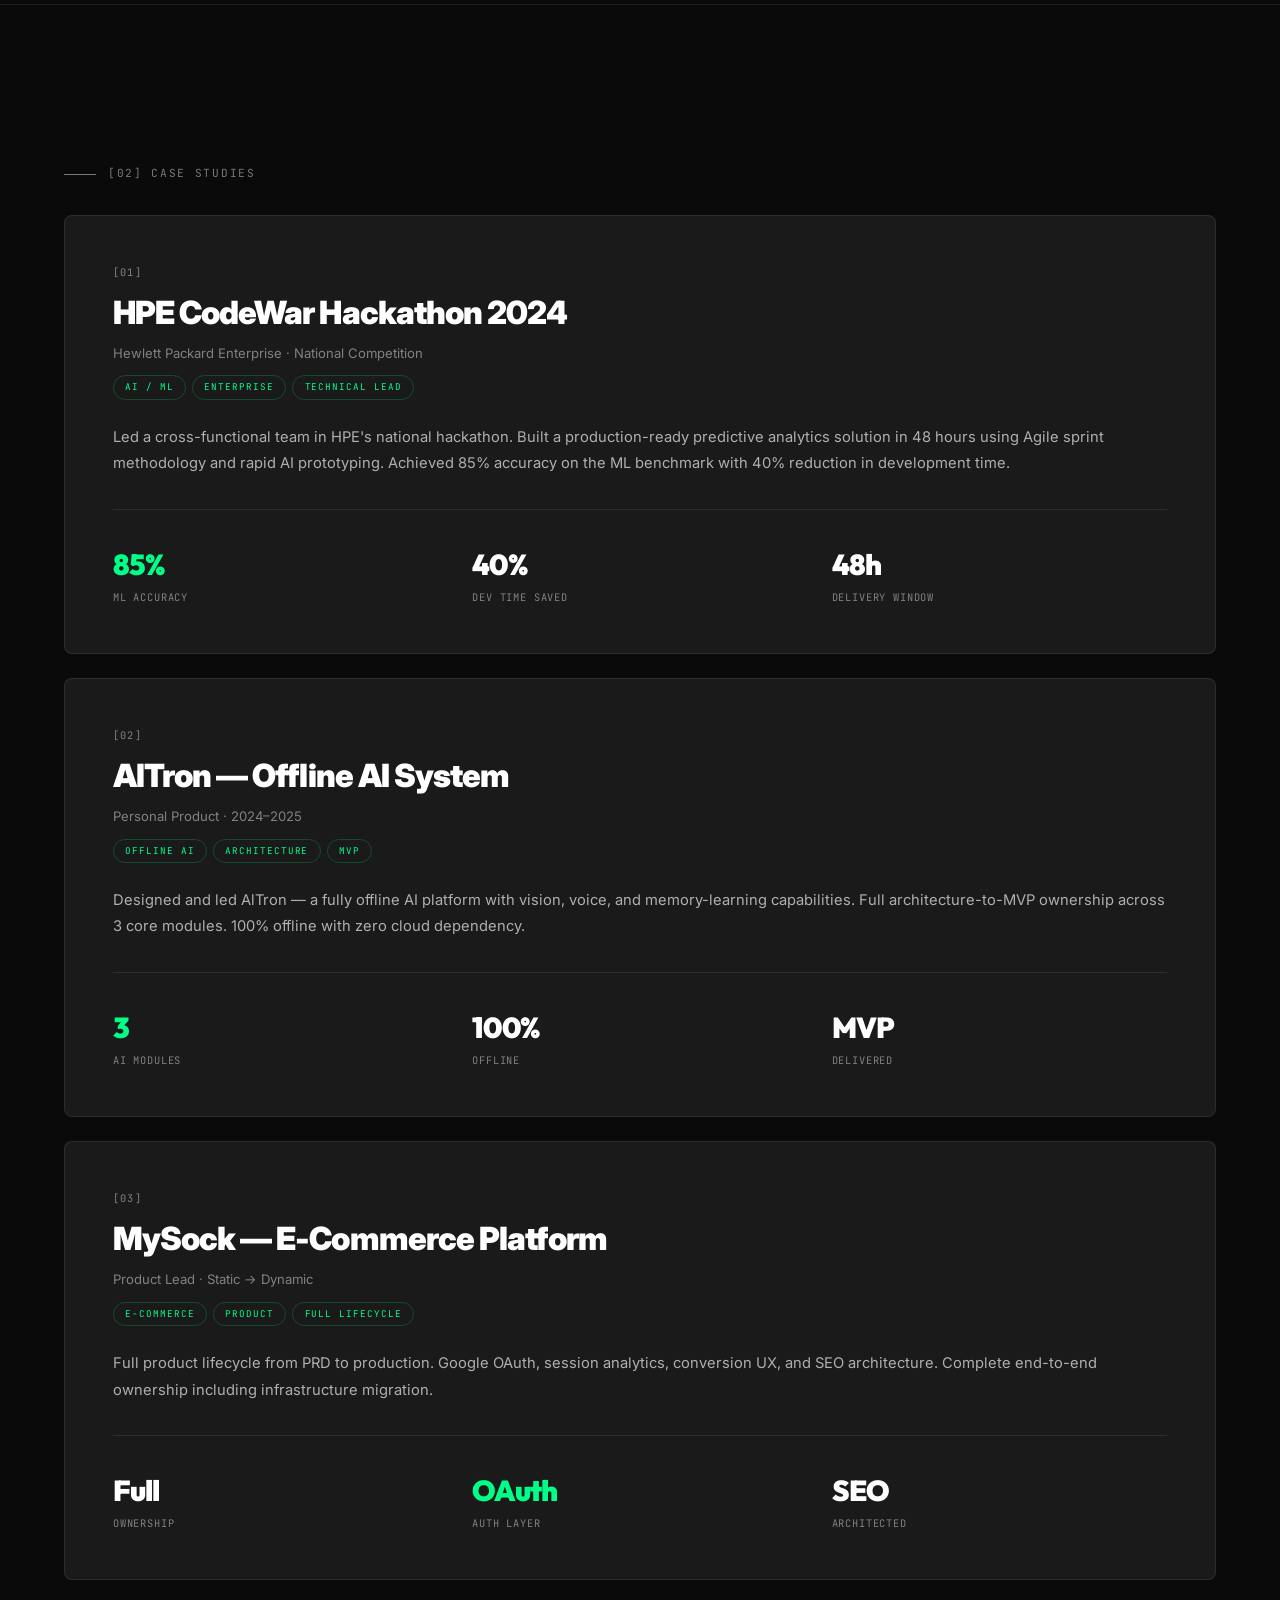
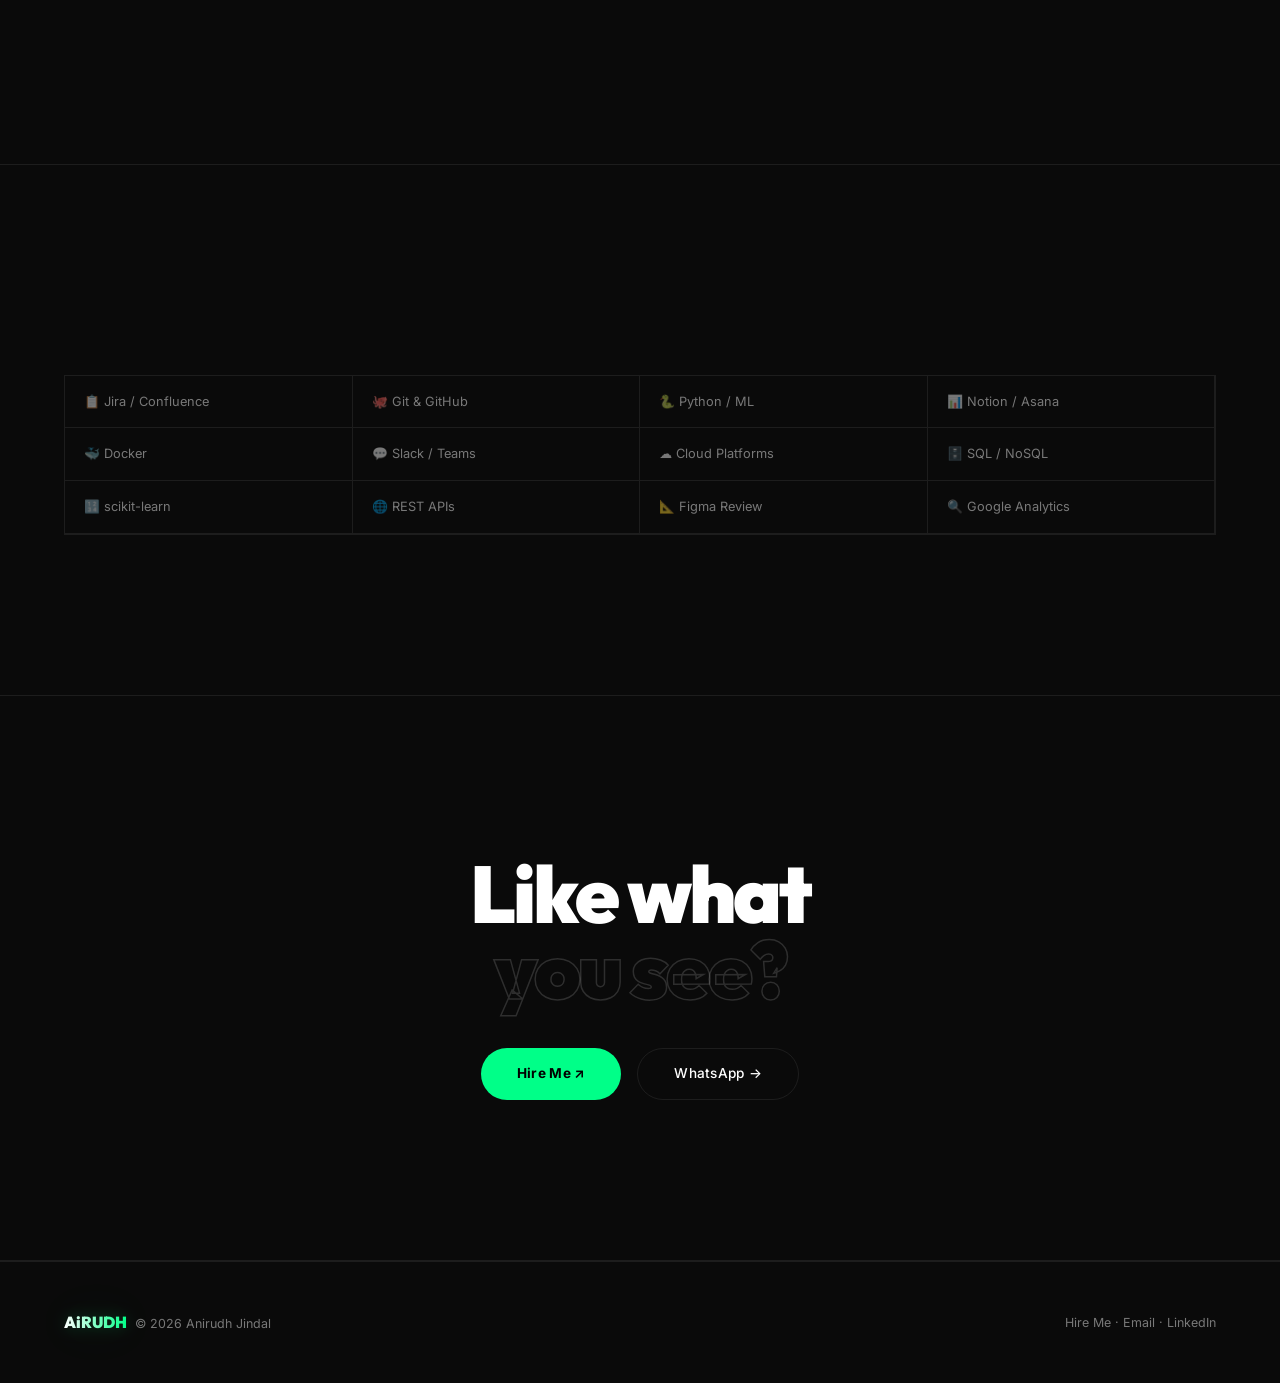
<file: work.html>
<!DOCTYPE html>
<html lang="en" dir="ltr">

<head>
    <meta charset="UTF-8">
    <meta name="viewport" content="width=device-width,initial-scale=1">
    <title>Work — Anirudh Jindal | AiRUDH™ Project Portfolio & Case Studies</title>
    <meta name="description"
        content="Case studies by Anirudh Jindal (AiRUDH™): HPE CodeWar 2024 (85% ML accuracy), AlTron AI System, MySock E-Commerce, Smart India Hackathon 2024. Explore project outcomes, technical capabilities, and leadership results.">
    <meta name="keywords"
        content="Anirudh Jindal projects, AiRUDH portfolio, airudh, AIRUDH, anirudh jindal work, HPE CodeWar 2024, AlTron AI, MySock platform, Smart India Hackathon 2024, case studies, project manager portfolio, AI projects India, Anirudh Jindal case studies, AiRUDH projects">
    <meta name="author" content="Anirudh Jindal">
    <meta name="robots" content="index, follow">
    <meta name="theme-color" content="#0a0a0a">
    <meta name="color-scheme" content="dark">
    <link rel="canonical" href="https://airudh.in/work.html">
    <meta property="og:title" content="Work — AiRUDH™ Portfolio">
    <meta property="og:description"
        content="HPE CodeWar 2024 Winner. AlTron AI Architect. 15+ Projects. View case studies.">
    <meta property="og:type" content="website">
    <meta property="og:url" content="https://airudh.in/work.html">
    <meta property="og:image" content="https://airudh.in/Professional_PIC-Photoroom.jpg">
    <meta property="og:image:alt" content="AiRUDH™ Portfolio — Anirudh Jindal Project Manager">
    <meta name="twitter:card" content="summary_large_image">
    <meta name="twitter:title" content="Work — AiRUDH™ Portfolio">
    <meta name="twitter:image" content="https://airudh.in/Professional_PIC-Photoroom.jpg">
    <link rel="preconnect" href="https://fonts.googleapis.com">
    <link rel="preconnect" href="https://fonts.gstatic.com" crossorigin>
    <link rel="stylesheet"
        href="https://fonts.googleapis.com/css2?family=Inter:wght@400;500;700;900&family=Outfit:wght@300;400;700;900&family=JetBrains+Mono:wght@400;500&display=swap">
    <link rel="stylesheet" href="style.css">
    <link rel="icon"
        href="data:image/svg+xml,<svg xmlns=%22http://www.w3.org/2000/svg%22 viewBox=%220 0 100 100%22><text y=%22.9em%22 font-size=%2280%22>⚡</text></svg>">
    <script>
        if (/bot|crawl|spider|slurp|googlebot|bingbot|yandex|baidu|duckduck/i.test(navigator.userAgent)) {
            var s = document.createElement('style');
            s.textContent = '#loader{display:none!important}.reveal{opacity:1!important;transform:none!important}';
            document.head.appendChild(s);
        }
    </script>
    <noscript>
        <style>
            #loader {
                display: none !important
            }

            .reveal {
                opacity: 1 !important;
                transform: none !important
            }
        </style>
    </noscript>
    <style>
        .page-hero {
            min-height: 55svh;
            display: flex;
            flex-direction: column;
            justify-content: flex-end;
            padding: calc(var(--nav-h)+3rem) 4rem 5rem;
            position: relative;
            overflow: hidden;
        }

        @media(max-width:768px) {
            .page-hero {
                padding: calc(var(--nav-h)+2rem) 1.5rem 3rem;
                min-height: 45svh;
            }
        }

        .page-hero canvas {
            position: absolute;
            inset: 0;
            z-index: 0;
            pointer-events: none;
        }

        .page-hero::before {
            content: '';
            position: absolute;
            inset: 0;
            z-index: 0;
            background: radial-gradient(ellipse 80% 50% at 20% 80%, rgba(0, 255, 136, .05) 0%, transparent 60%), radial-gradient(ellipse 60% 40% at 80% 20%, rgba(0, 120, 255, .03) 0%, transparent 60%);
        }

        .page-hero-content {
            position: relative;
            z-index: 2;
        }

        .ph-label {
            font-family: 'JetBrains Mono', monospace;
            font-size: .65rem;
            letter-spacing: .15em;
            text-transform: uppercase;
            color: var(--accent);
            margin-bottom: 1rem;
        }

        .ph-title {
            font-family: 'Outfit', sans-serif;
            font-weight: 900;
            font-size: clamp(3rem, 9vw, 5.5rem);
            letter-spacing: -2px;
            line-height: .92;
        }

        .ph-ghost {
            -webkit-text-stroke: 1.5px rgba(255, 255, 255, .12);
            -webkit-text-fill-color: transparent;
        }

        .ph-sub {
            font-size: 1rem;
            color: var(--muted);
            margin-top: 1rem;
            max-width: 500px;
        }

        .case-detail {
            background: var(--secondary);
            border-radius: 8px;
            padding: 3rem;
            border: 1px solid var(--border);
            margin-bottom: 1.5rem;
            transition: border-color .3s;
        }

        @media(max-width:480px) {
            .case-detail {
                padding: 1.5rem;
            }
        }

        .case-detail:hover {
            border-color: rgba(0, 255, 136, .15);
        }

        .cd-num {
            font-family: 'JetBrains Mono', monospace;
            font-size: .65rem;
            color: var(--muted);
            letter-spacing: .12em;
            margin-bottom: .5rem;
        }

        .cd-title {
            font-weight: 900;
            font-size: clamp(1.3rem, 3vw, 2rem);
            letter-spacing: -.03em;
            margin-bottom: .35rem;
        }

        .cd-org {
            font-size: .82rem;
            color: var(--muted);
        }

        .cd-tags {
            display: flex;
            gap: .4rem;
            flex-wrap: wrap;
            margin-top: .75rem;
        }

        .cd-tag {
            font-family: 'JetBrains Mono', monospace;
            font-size: .58rem;
            letter-spacing: .1em;
            text-transform: uppercase;
            padding: .25rem .7rem;
            border-radius: 100px;
            border: 1px solid rgba(0, 255, 136, .2);
            color: var(--accent);
        }

        .cd-desc {
            color: rgba(255, 255, 255, .65);
            line-height: 1.8;
            font-size: .92rem;
            margin: 1.5rem 0 2rem;
        }

        .cd-metrics {
            display: grid;
            grid-template-columns: repeat(3, 1fr);
            gap: 1.5rem;
            border-top: 1px solid var(--border);
            padding-top: 2rem;
        }

        @media(max-width:600px) {
            .cd-metrics {
                grid-template-columns: 1fr 1fr;
            }
        }

        .cm-val {
            font-family: 'Outfit', sans-serif;
            font-weight: 900;
            font-size: clamp(1.3rem, 2.5vw, 1.8rem);
            letter-spacing: -.03em;
            margin-bottom: .15rem;
        }

        .cm-key {
            font-size: .65rem;
            color: var(--muted);
            letter-spacing: .08em;
            text-transform: uppercase;
            font-family: 'JetBrains Mono', monospace;
        }

        .tools-grid {
            display: grid;
            grid-template-columns: repeat(4, 1fr);
            gap: 0;
            border: 1px solid var(--border);
            margin-top: 2rem;
        }

        @media(max-width:768px) {
            .tools-grid {
                grid-template-columns: repeat(2, 1fr);
            }
        }

        @media(max-width:380px) {
            .tools-grid {
                grid-template-columns: 1fr;
            }
        }

        .tool {
            padding: 1rem 1.2rem;
            border-right: 1px solid var(--border);
            border-bottom: 1px solid var(--border);
            font-size: .8rem;
            color: var(--muted);
            display: flex;
            align-items: center;
            gap: .6rem;
            transition: background .2s, color .2s;
        }

        .tool:hover {
            background: rgba(0, 255, 136, .04);
            color: var(--text);
        }
    </style>
</head>

<body>
    <div id="loader">
        <div class="loader-brand">Ai<span>RUDH</span></div>
        <div class="loader-bar">
            <div class="loader-fill"></div>
        </div>
    </div>
    <div id="scroll-progress"></div>
    <div id="page-overlay"></div>
    <div id="cursor"></div>
    <div id="cursor-ring"></div>

    <nav id="nav" role="navigation">
        <a href="index.html" class="nav-logo mag">Ai<span>RUDH</span></a>
        <div class="nav-menu">
            <a href="index.html" class="nav-link" data-page="index.html">Home</a>
            <a href="about.html" class="nav-link" data-page="about.html">About</a>
            <a href="work.html" class="nav-link" data-page="work.html">Work</a>
            <a href="contact.html" class="nav-cta mag">Hire Me ↗</a>
        </div>
        <button class="hamburger" aria-label="Open menu"><span></span><span></span><span></span></button>
    </nav>

    <div class="page-hero">
        <canvas id="particles-canvas" aria-hidden="true"></canvas>
        <div class="page-hero-content">
            <div class="ph-label reveal">Portfolio</div>
            <h1 class="ph-title reveal rd1">Selected<br><span class="ph-ghost">Work</span></h1>
            <p class="ph-sub reveal rd2">Case studies across AI, strategy, and product leadership.</p>
        </div>
    </div>

    <div class="marquee" aria-hidden="true">
        <div class="marquee-inner">
            <span class="mq-item">AI / ML</span><span class="mq-item">Enterprise</span>
            <span class="mq-item">Hackathon</span><span class="mq-item">Product</span>
            <span class="mq-item">Strategy</span><span class="mq-item">Automation</span>
            <span class="mq-item">National Level</span><span class="mq-item">AiRUDH™</span>
            <span class="mq-item">AI / ML</span><span class="mq-item">Enterprise</span>
            <span class="mq-item">Hackathon</span><span class="mq-item">Product</span>
            <span class="mq-item">Strategy</span><span class="mq-item">Automation</span>
            <span class="mq-item">National Level</span><span class="mq-item">AiRUDH™</span>
        </div>
    </div>

    <section class="section">
        <div class="container">
            <div
                style="display:flex;justify-content:space-between;align-items:center;flex-wrap:wrap;gap:1rem;margin-bottom:1rem;">
                <div class="section-label reveal" style="margin-bottom:0;">[01] Projects</div>
                <div class="filter-tabs reveal">
                    <button class="filter-tab active" data-filter="all">All</button>
                    <button class="filter-tab" data-filter="ai">AI / ML</button>
                    <button class="filter-tab" data-filter="web">Web / Product</button>
                    <button class="filter-tab" data-filter="strategy">Strategy</button>
                </div>
            </div>
            <div class="projects-grid" style="margin-bottom:4rem;">
                <a href="#" class="project-card reveal" data-cat="ai" aria-label="HPE CodeWar 2024">
                    <div
                        style="width:100%;height:100%;background:linear-gradient(145deg,#0d1020,#0a1a30,#061820);display:flex;align-items:center;justify-content:center;">
                        <span style="font-weight:900;font-size:3rem;letter-spacing:-.04em;opacity:.12;">HPE</span>
                    </div>
                    <div class="card-overlay">
                        <h3>HPE CodeWar 2024</h3>
                        <p>Predictive analytics — 85% ML accuracy, 48h sprint</p>
                        <div class="card-tags"><span class="card-tag">AI / ML</span><span
                                class="card-tag">Enterprise</span></div>
                    </div>
                    <div class="card-arrow">↗</div>
                </a>
                <a href="#" class="project-card reveal rd1" data-cat="ai" aria-label="AlTron AI System">
                    <div
                        style="width:100%;height:100%;background:linear-gradient(145deg,#060d06,#0a1a0d,#051a10);display:flex;align-items:center;justify-content:center;">
                        <span style="font-weight:900;font-size:3rem;letter-spacing:-.04em;opacity:.12;">AlTron</span>
                    </div>
                    <div class="card-overlay">
                        <h3>AlTron AI System</h3>
                        <p>Offline AI — vision, voice, memory-learning</p>
                        <div class="card-tags"><span class="card-tag">Architecture</span><span
                                class="card-tag">MVP</span></div>
                    </div>
                    <div class="card-arrow">↗</div>
                </a>
                <a href="#" class="project-card reveal rd2" data-cat="web" aria-label="MySock Platform">
                    <div
                        style="width:100%;height:100%;background:linear-gradient(145deg,#120808,#1a0d06,#200a06);display:flex;align-items:center;justify-content:center;">
                        <span style="font-weight:900;font-size:3rem;letter-spacing:-.04em;opacity:.12;">MySock</span>
                    </div>
                    <div class="card-overlay">
                        <h3>MySock Platform</h3>
                        <p>E-Commerce full lifecycle — OAuth, analytics, UX</p>
                        <div class="card-tags"><span class="card-tag">Product</span><span
                                class="card-tag">E-Commerce</span></div>
                    </div>
                    <div class="card-arrow">↗</div>
                </a>
                <a href="#" class="project-card reveal rd3" data-cat="strategy" aria-label="Smart India Hackathon">
                    <div
                        style="width:100%;height:100%;background:linear-gradient(145deg,#0a0614,#0d0a20,#14061a);display:flex;align-items:center;justify-content:center;">
                        <span style="font-weight:900;font-size:2.5rem;letter-spacing:-.04em;opacity:.12;">SIH</span>
                    </div>
                    <div class="card-overlay">
                        <h3>Smart India Hackathon</h3>
                        <p>National civic-tech — Government of India</p>
                        <div class="card-tags"><span class="card-tag">Gov't</span><span class="card-tag">National</span>
                        </div>
                    </div>
                    <div class="card-arrow">↗</div>
                </a>
                <a href="#" class="project-card reveal rd4" data-cat="web" aria-label="LML-Inspired Portfolio">
                    <div
                        style="width:100%;height:100%;background:linear-gradient(145deg,#0a0a14,#0d0a18,#08061a);display:flex;align-items:center;justify-content:center;">
                        <span style="font-weight:900;font-size:2rem;letter-spacing:-.04em;opacity:.12;">Portfolio</span>
                    </div>
                    <div class="card-overlay">
                        <h3>This Portfolio</h3>
                        <p>Award-level editorial dark design, particle canvas</p>
                        <div class="card-tags"><span class="card-tag">Web</span><span class="card-tag">Design</span>
                        </div>
                    </div>
                    <div class="card-arrow">↗</div>
                </a>
                <a href="#" class="project-card reveal" data-cat="strategy" aria-label="KidLet Wear Brand">
                    <div
                        style="width:100%;height:100%;background:linear-gradient(145deg,#100a06,#1a1008,#140e04);display:flex;align-items:center;justify-content:center;">
                        <span style="font-weight:900;font-size:2rem;letter-spacing:-.04em;opacity:.12;">KidLet</span>
                    </div>
                    <div class="card-overlay">
                        <h3>KidLet Wear</h3>
                        <p>Full e-commerce brand build — vanilla stack</p>
                        <div class="card-tags"><span class="card-tag">Brand</span><span
                                class="card-tag">E-Commerce</span></div>
                    </div>
                    <div class="card-arrow">↗</div>
                </a>
            </div>
        </div>
    </section>

    <div class="divider"></div>

    <section class="section">
        <div class="container">
            <div class="section-label reveal">[02] Case Studies</div>
            <div class="case-detail reveal">
                <div class="cd-num">[01]</div>
                <h3 class="cd-title">HPE CodeWar Hackathon 2024</h3>
                <div class="cd-org">Hewlett Packard Enterprise · National Competition</div>
                <div class="cd-tags"><span class="cd-tag">AI / ML</span><span class="cd-tag">Enterprise</span><span
                        class="cd-tag">Technical Lead</span></div>
                <p class="cd-desc">Led a cross-functional team in HPE's national hackathon. Built a production-ready
                    predictive analytics solution in 48 hours using Agile sprint methodology and rapid AI prototyping.
                    Achieved 85% accuracy on the ML benchmark with 40% reduction in development time.</p>
                <div class="cd-metrics">
                    <div>
                        <div class="cm-val" style="color:var(--accent)">85%</div>
                        <div class="cm-key">ML Accuracy</div>
                    </div>
                    <div>
                        <div class="cm-val">40%</div>
                        <div class="cm-key">Dev Time Saved</div>
                    </div>
                    <div>
                        <div class="cm-val">48h</div>
                        <div class="cm-key">Delivery Window</div>
                    </div>
                </div>
            </div>
            <div class="case-detail reveal">
                <div class="cd-num">[02]</div>
                <h3 class="cd-title">AlTron — Offline AI System</h3>
                <div class="cd-org">Personal Product · 2024–2025</div>
                <div class="cd-tags"><span class="cd-tag">Offline AI</span><span class="cd-tag">Architecture</span><span
                        class="cd-tag">MVP</span></div>
                <p class="cd-desc">Designed and led AlTron — a fully offline AI platform with vision, voice, and
                    memory-learning capabilities. Full architecture-to-MVP ownership across 3 core modules. 100% offline
                    with zero cloud dependency.</p>
                <div class="cd-metrics">
                    <div>
                        <div class="cm-val" style="color:var(--accent)">3</div>
                        <div class="cm-key">AI Modules</div>
                    </div>
                    <div>
                        <div class="cm-val">100%</div>
                        <div class="cm-key">Offline</div>
                    </div>
                    <div>
                        <div class="cm-val">MVP</div>
                        <div class="cm-key">Delivered</div>
                    </div>
                </div>
            </div>
            <div class="case-detail reveal">
                <div class="cd-num">[03]</div>
                <h3 class="cd-title">MySock — E-Commerce Platform</h3>
                <div class="cd-org">Product Lead · Static → Dynamic</div>
                <div class="cd-tags"><span class="cd-tag">E-Commerce</span><span class="cd-tag">Product</span><span
                        class="cd-tag">Full Lifecycle</span></div>
                <p class="cd-desc">Full product lifecycle from PRD to production. Google OAuth, session analytics,
                    conversion UX, and SEO architecture. Complete end-to-end ownership including infrastructure
                    migration.</p>
                <div class="cd-metrics">
                    <div>
                        <div class="cm-val">Full</div>
                        <div class="cm-key">Ownership</div>
                    </div>
                    <div>
                        <div class="cm-val" style="color:var(--accent)">OAuth</div>
                        <div class="cm-key">Auth Layer</div>
                    </div>
                    <div>
                        <div class="cm-val">SEO</div>
                        <div class="cm-key">Architected</div>
                    </div>
                </div>
            </div>
        </div>
    </section>

    <div class="divider"></div>

    <section class="section">
        <div class="container">
            <div class="section-label reveal">[03] Toolkit</div>
            <div class="tools-grid reveal rd1">
                <div class="tool">📋 Jira / Confluence</div>
                <div class="tool">🐙 Git & GitHub</div>
                <div class="tool">🐍 Python / ML</div>
                <div class="tool">📊 Notion / Asana</div>
                <div class="tool">🐳 Docker</div>
                <div class="tool">💬 Slack / Teams</div>
                <div class="tool">☁️ Cloud Platforms</div>
                <div class="tool">🗄️ SQL / NoSQL</div>
                <div class="tool">🔢 scikit-learn</div>
                <div class="tool">🌐 REST APIs</div>
                <div class="tool">📐 Figma Review</div>
                <div class="tool">🔍 Google Analytics</div>
            </div>
        </div>
    </section>

    <div class="divider"></div>

    <!-- CTA -->
    <section class="section cta-section">
        <div class="container">
            <h2 class="cta-headline reveal">Like what<br><span class="cta-ghost">you see?</span></h2>
            <div class="cta-buttons reveal rd2">
                <a href="contact.html" class="btn-accent mag">Hire Me ↗</a>
                <a href="https://wa.me/919897470837?text=Hi%20Anirudh%2C%20I%20saw%20your%20portfolio%20and%20want%20to%20connect."
                    target="_blank" rel="noopener" class="btn-outline mag">WhatsApp →</a>
            </div>
        </div>
    </section>

    <div class="divider"></div>
    <footer>
        <div><span class="footer-brand">AiRUDH</span><span style="margin-left:.5rem;">© 2026 Anirudh Jindal</span></div>
        <span><a href="contact.html">Hire Me</a> · <a href="mailto:work.anirudhjindal@gmail.com">Email</a> · <a
                href="https://linkedin.com/in/anirudh-jindal" target="_blank" rel="noopener">LinkedIn</a></span>
    </footer>
    <button id="fab" aria-label="Back to top">↑</button>

    <script
        type="application/ld+json">{"@context":"https://schema.org","@type":"CollectionPage","name":"AiRUDH™ Portfolio — Selected Work","url":"https://airudh.in/work.html","description":"Case studies by Anirudh Jindal (AiRUDH): HPE CodeWar 2024, AlTron AI, MySock Platform, Smart India Hackathon 2024","image":"https://airudh.in/Professional_PIC-Photoroom.jpg","author":{"@type":"Person","name":"Anirudh Jindal","alternateName":["AiRUDH","airudh","AIRUDH","anirudh jindal"]}}</script>
    <script src="main.js" defer></script>
</body>

</html>
</file>
<file: style.css>
/* ─────────────────────────────────────────────
   LML.cc Clone — Enhanced Design System v2
   Richer backgrounds, haptics, AiRUDH brand,
   better responsiveness, micro-animations
   ───────────────────────────────────────────── */

/* Fonts loaded via <link> in HTML <head> — avoids @import render-blocking chain */

/* ═══ TOKENS ═══ */
:root {
  --primary: #0a0a0a;
  --secondary: #1a1a1a;
  --accent: #00ff88;
  --accent-dim: rgba(0, 255, 136, .15);
  --text: #ffffff;
  --muted: rgba(255, 255, 255, .45);
  --dim: rgba(255, 255, 255, .12);
  --border: rgba(255, 255, 255, .08);
  --gradient: linear-gradient(135deg, #0a0a0a 0%, #1a1a1a 100%);
  --glow: 0 0 30px rgba(0, 255, 136, .25), 0 0 60px rgba(0, 255, 136, .08);
  --nav-h: 80px;
  --container: 1440px;
  --ease: cubic-bezier(.4, 0, .2, 1);
  --spring: cubic-bezier(.25, .46, .45, .94);
  --bounce: cubic-bezier(.68, -.55, .27, 1.55);
}

/* ═══ RESET ═══ */
*,
*::before,
*::after {
  margin: 0;
  padding: 0;
  box-sizing: border-box;
}

html {
  scroll-behavior: smooth;
  font-size: 16px;
  scroll-padding-top: var(--nav-h);
}

body {
  font-family: 'Inter', system-ui, sans-serif;
  background: var(--primary);
  color: var(--text);
  overflow-x: hidden;
  -webkit-font-smoothing: antialiased;
  cursor: none;
  line-height: 1.55;
}

::selection {
  background: var(--accent);
  color: #000;
}

::-webkit-scrollbar {
  width: 3px;
}

::-webkit-scrollbar-track {
  background: var(--primary);
}

::-webkit-scrollbar-thumb {
  background: rgba(255, 255, 255, .15);
  border-radius: 10px;
}

a {
  color: inherit;
  text-decoration: none;
}

button {
  border: none;
  background: none;
  font-family: inherit;
  color: inherit;
  cursor: none;
}

img {
  max-width: 100%;
  display: block;
}

ul,
ol {
  list-style: none;
}

/* ═══ CUSTOM CURSOR ═══ */
#cursor {
  position: fixed;
  width: 8px;
  height: 8px;
  background: var(--accent);
  border-radius: 50%;
  pointer-events: none;
  z-index: 10001;
  transform: translate(-50%, -50%);
  transition: width .2s var(--spring), height .2s var(--spring), background .2s;
  mix-blend-mode: difference;
}

#cursor-ring {
  position: fixed;
  width: 40px;
  height: 40px;
  border: 1.5px solid rgba(255, 255, 255, .4);
  border-radius: 50%;
  pointer-events: none;
  z-index: 10000;
  transform: translate(-50%, -50%);
  transition: width .3s var(--spring), height .3s var(--spring), border-color .2s;
}

#cursor-ring.hover {
  width: 60px;
  height: 60px;
  border-color: var(--accent);
}

#cursor-ring.click {
  width: 32px;
  height: 32px;
}

@media(pointer:coarse) {

  #cursor,
  #cursor-ring {
    display: none !important;
  }

  body {
    cursor: auto;
  }
}

/* ═══ SCROLL PROGRESS ═══ */
#scroll-progress {
  position: fixed;
  top: 0;
  left: 0;
  height: 2px;
  background: linear-gradient(90deg, var(--accent), #00ccff, var(--accent));
  z-index: 10002;
  transition: width .05s linear;
  box-shadow: 0 0 8px rgba(0, 255, 136, .5);
}

/* ═══ PAGE TRANSITION ═══ */
#page-overlay {
  position: fixed;
  inset: 0;
  z-index: 9999;
  background: var(--accent);
  transform: scaleY(0);
  transform-origin: bottom;
}

#page-overlay.enter {
  animation: ptIn .45s var(--ease) forwards;
}

#page-overlay.leave {
  animation: ptOut .45s var(--ease) forwards;
}

@keyframes ptIn {
  0% {
    transform: scaleY(0);
    transform-origin: bottom
  }

  100% {
    transform: scaleY(1);
    transform-origin: bottom
  }
}

@keyframes ptOut {
  0% {
    transform: scaleY(1);
    transform-origin: top
  }

  100% {
    transform: scaleY(0);
    transform-origin: top
  }
}

/* ═══ LOADER ═══ */
#loader {
  position: fixed;
  inset: 0;
  z-index: 20000;
  background: var(--primary);
  display: flex;
  align-items: center;
  justify-content: center;
  flex-direction: column;
  gap: 1.25rem;
  transition: opacity .6s var(--ease);
}

#loader.done {
  opacity: 0;
  pointer-events: none;
}

.loader-brand {
  font-family: 'Outfit', sans-serif;
  font-weight: 900;
  font-size: clamp(2.5rem, 7vw, 4.5rem);
  letter-spacing: -.04em;
  color: var(--text);
  position: relative;
  text-shadow: 0 0 20px rgba(0, 255, 136, .15);
}

.loader-brand span {
  color: var(--accent);
  text-shadow:
    0 0 10px rgba(0, 255, 136, .8),
    0 0 30px rgba(0, 255, 136, .5),
    0 0 60px rgba(0, 255, 136, .25),
    0 0 100px rgba(0, 255, 136, .1);
  animation: brandGlow 2.5s ease-in-out infinite alternate;
}

.loader-bar {
  width: 180px;
  height: 2px;
  background: var(--border);
  border-radius: 1px;
  overflow: hidden;
}

.loader-fill {
  height: 100%;
  width: 0;
  background: var(--accent);
  border-radius: 1px;
  transition: width .8s var(--ease);
}

/* ═══ NAVIGATION ═══ */
#nav {
  position: fixed;
  top: 0;
  left: 0;
  right: 0;
  height: var(--nav-h);
  display: flex;
  align-items: center;
  justify-content: space-between;
  padding: 0 4rem;
  z-index: 5000;
  transition: background .3s, backdrop-filter .3s, box-shadow .3s;
}

#nav.scrolled {
  background: rgba(10, 10, 10, .88);
  backdrop-filter: blur(24px);
  -webkit-backdrop-filter: blur(24px);
  box-shadow: 0 1px 0 var(--border);
}

.nav-logo {
  font-family: 'Outfit', sans-serif;
  font-weight: 900;
  font-size: 1.6rem;
  letter-spacing: -.03em;
  color: var(--text);
  position: relative;
  text-shadow: 0 0 15px rgba(0, 255, 136, .08);
}

.nav-logo span {
  color: var(--accent);
  text-shadow:
    0 0 8px rgba(0, 255, 136, .6),
    0 0 20px rgba(0, 255, 136, .3),
    0 0 40px rgba(0, 255, 136, .12);
  transition: text-shadow .3s;
}

.nav-logo:hover span {
  text-shadow:
    0 0 10px rgba(0, 255, 136, 1),
    0 0 30px rgba(0, 255, 136, .7),
    0 0 60px rgba(0, 255, 136, .35),
    0 0 100px rgba(0, 255, 136, .15);
}

.nav-logo::after {
  content: '™';
  font-size: .45rem;
  vertical-align: super;
  color: var(--muted);
  font-weight: 400;
  letter-spacing: 0;
}

.nav-menu {
  display: flex;
  align-items: center;
  gap: 2.5rem;
}

.nav-link {
  font-size: .875rem;
  font-weight: 400;
  color: rgba(255, 255, 255, .6);
  position: relative;
  transition: color .25s;
  letter-spacing: .01em;
}

.nav-link::after {
  content: '';
  position: absolute;
  bottom: -4px;
  left: 0;
  width: 0;
  height: 3px;
  background: var(--accent);
  border-radius: 2px;
  transition: width .25s var(--ease);
}

.nav-link:hover,
.nav-link.active {
  color: var(--text);
}

.nav-link:hover::after,
.nav-link.active::after {
  width: 100%;
}

.nav-cta {
  font-size: .8rem;
  font-weight: 600;
  padding: .55rem 1.5rem;
  border-radius: 100px;
  background: var(--accent);
  color: #000;
  transition: transform .2s var(--spring), box-shadow .25s;
  position: relative;
  overflow: hidden;
}

.nav-cta::before {
  content: '';
  position: absolute;
  inset: 0;
  background: linear-gradient(90deg, transparent, rgba(255, 255, 255, .2), transparent);
  transform: translateX(-100%);
  transition: none;
}

.nav-cta:hover {
  transform: scale(1.05);
  box-shadow: var(--glow);
}

.nav-cta:hover::before {
  transform: translateX(100%);
  transition: transform .5s;
}

/* Mobile Nav */
.hamburger {
  display: none;
  flex-direction: column;
  gap: 5px;
  padding: 8px;
  z-index: 5001;
}

.hamburger span {
  width: 22px;
  height: 2px;
  background: var(--text);
  display: block;
  transition: .3s;
}

.hamburger.active span:nth-child(1) {
  transform: rotate(45deg) translate(5px, 5px);
}

.hamburger.active span:nth-child(2) {
  opacity: 0;
}

.hamburger.active span:nth-child(3) {
  transform: rotate(-45deg) translate(5px, -5px);
}

@media(max-width:768px) {
  #nav {
    padding: 0 1.5rem;
  }

  .hamburger {
    display: flex;
  }

  .nav-menu {
    position: fixed;
    top: 0;
    right: 0;
    bottom: 0;
    width: min(300px, 80vw);
    flex-direction: column;
    justify-content: center;
    gap: 2rem;
    background: rgba(10, 10, 10, .96);
    backdrop-filter: blur(30px);
    z-index: 4999;
    transform: translateX(100%);
    transition: .4s var(--ease);
    padding: 2rem;
  }

  .nav-menu.open {
    transform: translateX(0);
  }

  .nav-link {
    font-size: 1.5rem;
  }

  .nav-cta {
    font-size: 1rem;
    padding: .8rem 2rem;
  }
}

/* ═══ LAYOUT ═══ */
.container {
  max-width: var(--container);
  margin: 0 auto;
  padding: 0 4rem;
}

@media(max-width:768px) {
  .container {
    padding: 0 1.5rem;
  }
}

@media(max-width:480px) {
  .container {
    padding: 0 1rem;
  }
}

.section {
  padding: 10rem 0;
  position: relative;
}

@media(max-width:1024px) {
  .section {
    padding: 7rem 0;
  }
}

@media(max-width:768px) {
  .section {
    padding: 5rem 0;
  }
}

@media(max-width:480px) {
  .section {
    padding: 3.5rem 0;
  }
}

.section-label {
  font-family: 'JetBrains Mono', monospace;
  font-size: .7rem;
  letter-spacing: .15em;
  text-transform: uppercase;
  color: var(--muted);
  margin-bottom: 2rem;
  display: flex;
  align-items: center;
  gap: .75rem;
}

.section-label::before {
  content: '';
  width: 32px;
  height: 1px;
  background: var(--muted);
}

.divider {
  height: 1px;
  background: var(--border);
}

/* ═══ HERO ═══ */
.hero {
  position: relative;
  min-height: 100svh;
  display: flex;
  flex-direction: column;
  justify-content: flex-end;
  padding: calc(var(--nav-h) + 4rem) 4rem 6rem;
  overflow: hidden;
}

@media(max-width:768px) {
  .hero {
    padding: calc(var(--nav-h)+2rem) 1.5rem 4rem;
  }
}

@media(max-width:480px) {
  .hero {
    padding: calc(var(--nav-h)+1.5rem) 1rem 3rem;
  }
}

/* Mesh gradient background */
.hero::before {
  content: '';
  position: absolute;
  inset: 0;
  z-index: 0;
  background:
    radial-gradient(ellipse 80% 50% at 20% 80%, rgba(0, 255, 136, .06) 0%, transparent 60%),
    radial-gradient(ellipse 60% 40% at 80% 20%, rgba(0, 120, 255, .04) 0%, transparent 60%),
    radial-gradient(ellipse 50% 60% at 50% 50%, rgba(100, 0, 255, .03) 0%, transparent 60%);
  animation: meshShift 12s ease-in-out infinite alternate;
}

@keyframes meshShift {
  0% {
    filter: hue-rotate(0deg) blur(0);
  }

  100% {
    filter: hue-rotate(15deg) blur(0);
  }
}

#particles-canvas {
  position: absolute;
  inset: 0;
  z-index: 1;
  pointer-events: none;
}

/* Geometric grid overlay */
.hero::after {
  content: '';
  position: absolute;
  inset: 0;
  z-index: 0;
  background-image:
    linear-gradient(rgba(255, 255, 255, .015) 1px, transparent 1px),
    linear-gradient(90deg, rgba(255, 255, 255, .015) 1px, transparent 1px);
  background-size: 60px 60px;
  animation: gridDrift 20s linear infinite;
}

@keyframes gridDrift {
  0% {
    background-position: 0 0
  }

  100% {
    background-position: 60px 60px
  }
}

.hero-content {
  position: relative;
  z-index: 2;
}

/* Floating geometric shapes */
.hero-shapes {
  position: absolute;
  inset: 0;
  z-index: 1;
  pointer-events: none;
  overflow: hidden;
}

.h-shape {
  position: absolute;
  border: 1px solid rgba(0, 255, 136, .08);
  animation: floatShape 8s ease-in-out infinite;
}

.h-shape:nth-child(1) {
  width: 200px;
  height: 200px;
  border-radius: 50%;
  top: 15%;
  right: 10%;
  animation-delay: 0s;
}

.h-shape:nth-child(2) {
  width: 100px;
  height: 100px;
  top: 60%;
  right: 25%;
  transform: rotate(45deg);
  animation-delay: -3s;
}

.h-shape:nth-child(3) {
  width: 150px;
  height: 150px;
  border-radius: 50%;
  top: 30%;
  right: 35%;
  animation-delay: -5s;
  border-color: rgba(0, 120, 255, .06);
}

.h-shape:nth-child(4) {
  width: 60px;
  height: 60px;
  bottom: 25%;
  left: 15%;
  transform: rotate(30deg);
  animation-delay: -2s;
}

@keyframes floatShape {

  0%,
  100% {
    transform: translateY(0) rotate(0deg)
  }

  50% {
    transform: translateY(-20px) rotate(8deg)
  }
}

.hero-headline {
  font-family: 'Outfit', 'Inter', sans-serif;
  font-weight: 900;
  font-size: clamp(2.8rem, 9vw, 72px);
  line-height: clamp(3rem, 9.5vw, 80px);
  letter-spacing: -2px;
}

@media(max-width:480px) {
  .hero-headline {
    letter-spacing: -1px;
  }
}

.hero-headline .word {
  display: inline-block;
  opacity: 0;
  transform: translateY(40px);
}

.hero-sub {
  font-size: clamp(.95rem, 2.2vw, 1.35rem);
  color: var(--muted);
  margin-top: 1.5rem;
  max-width: 600px;
}

.hero-sub .typewriter {
  border-right: 2px solid var(--accent);
  padding-right: 3px;
  animation: blinkCaret .8s step-end infinite;
}

@keyframes blinkCaret {

  0%,
  100% {
    border-color: var(--accent)
  }

  50% {
    border-color: transparent
  }
}

/* Floating achievement badges */
.hero-badges {
  display: flex;
  gap: .75rem;
  flex-wrap: wrap;
  margin-top: 2rem;
}

.h-badge {
  display: inline-flex;
  align-items: center;
  gap: .4rem;
  padding: .35rem .9rem;
  border-radius: 100px;
  background: rgba(255, 255, 255, .04);
  border: 1px solid var(--border);
  font-family: 'JetBrains Mono', monospace;
  font-size: .6rem;
  letter-spacing: .08em;
  text-transform: uppercase;
  color: var(--muted);
  opacity: 0;
  transform: translateY(15px);
  animation: badgeIn .5s var(--spring) forwards;
}

.h-badge:nth-child(1) {
  animation-delay: 1.8s;
}

.h-badge:nth-child(2) {
  animation-delay: 2s;
}

.h-badge:nth-child(3) {
  animation-delay: 2.2s;
}

.h-badge:nth-child(4) {
  animation-delay: 2.4s;
}

.h-badge .b-dot {
  width: 5px;
  height: 5px;
  border-radius: 50%;
  background: var(--accent);
  box-shadow: 0 0 6px var(--accent);
}

@keyframes badgeIn {
  to {
    opacity: 1;
    transform: none
  }
}

.hero-cta-row {
  display: flex;
  gap: 1rem;
  align-items: center;
  margin-top: 2.5rem;
  flex-wrap: wrap;
}

.hero-cta {
  display: inline-flex;
  align-items: center;
  gap: .75rem;
  padding: 1rem 2.5rem;
  border-radius: 100px;
  background: var(--accent);
  color: #000;
  font-weight: 700;
  font-size: .95rem;
  letter-spacing: .02em;
  transition: transform .2s var(--spring), box-shadow .3s;
  position: relative;
  overflow: hidden;
}

.hero-cta::before {
  content: '';
  position: absolute;
  inset: 0;
  background: linear-gradient(90deg, transparent, rgba(255, 255, 255, .3), transparent);
  transform: translateX(-100%);
}

.hero-cta:hover {
  transform: scale(1.05) !important;
  box-shadow: var(--glow);
}

.hero-cta:hover::before {
  transform: translateX(100%);
  transition: transform .5s;
}

.hero-cta-sec {
  display: inline-flex;
  align-items: center;
  gap: .5rem;
  font-size: .85rem;
  color: var(--muted);
  padding: .8rem 1.5rem;
  border-radius: 100px;
  border: 1px solid var(--border);
  transition: all .25s;
}

.hero-cta-sec:hover {
  background: var(--text);
  color: var(--primary);
  border-color: var(--text);
}

.scroll-indicator {
  position: absolute;
  bottom: 2.5rem;
  right: 4rem;
  display: flex;
  flex-direction: column;
  align-items: center;
  gap: .5rem;
  z-index: 2;
}

@media(max-width:768px) {
  .scroll-indicator {
    right: 1.5rem;
    bottom: 1.5rem;
  }
}

.scroll-indicator span {
  font-family: 'JetBrains Mono', monospace;
  font-size: .6rem;
  letter-spacing: .2em;
  text-transform: uppercase;
  color: var(--muted);
  writing-mode: vertical-lr;
}

.scroll-line {
  width: 1px;
  height: 60px;
  background: rgba(255, 255, 255, .15);
  position: relative;
  overflow: hidden;
}

.scroll-line::after {
  content: '';
  position: absolute;
  top: -100%;
  left: 0;
  width: 100%;
  height: 100%;
  background: var(--accent);
  animation: scrollPulse 2s ease-in-out infinite;
}

@keyframes scrollPulse {
  0% {
    top: -100%
  }

  50% {
    top: 100%
  }

  100% {
    top: -100%
  }
}

/* ═══ ABOUT (2-col) ═══ */
.about-grid {
  display: grid;
  grid-template-columns: 1fr 1fr;
  gap: 4rem;
  align-items: center;
}

@media(max-width:768px) {
  .about-grid {
    grid-template-columns: 1fr;
    gap: 3rem;
  }
}

.about-photo {
  width: clamp(260px, 100%, 400px);
  aspect-ratio: 1;
  border-radius: 50%;
  overflow: visible;
  margin: 0 auto;
  transition: transform .6s var(--spring), box-shadow .6s var(--spring);
  border: 2px solid rgba(0, 255, 136, .2);
  position: relative;
  box-shadow:
    0 0 25px rgba(0, 255, 136, .15),
    0 0 60px rgba(0, 255, 136, .08),
    0 0 100px rgba(0, 200, 255, .05);
}

/* Professional background glow behind photo */
.about-photo::before {
  content: '';
  position: absolute;
  inset: -30px;
  border-radius: 50%;
  background:
    radial-gradient(circle, rgba(0, 255, 136, .12) 0%, rgba(0, 255, 136, .04) 40%, transparent 70%),
    radial-gradient(circle at 30% 30%, rgba(0, 200, 255, .06) 0%, transparent 50%),
    radial-gradient(circle at 70% 70%, rgba(100, 0, 255, .04) 0%, transparent 50%);
  z-index: -1;
  animation: photoGlow 4s ease-in-out infinite alternate;
  pointer-events: none;
}

.about-photo::after {
  content: '';
  position: absolute;
  inset: -8px;
  border-radius: 50%;
  border: 1px solid var(--accent-dim);
  animation: ringPulse 3s ease-in-out infinite;
}

@keyframes photoGlow {
  0% {
    opacity: .7;
    transform: scale(1);
    filter: blur(0px);
  }
  100% {
    opacity: 1;
    transform: scale(1.08);
    filter: blur(2px);
  }
}

@keyframes ringPulse {

  0%,
  100% {
    transform: scale(1);
    opacity: .5
  }

  50% {
    transform: scale(1.06);
    opacity: 0
  }
}

.about-photo:hover {
  transform: translateY(-10px);
  box-shadow:
    0 0 35px rgba(0, 255, 136, .25),
    0 0 80px rgba(0, 255, 136, .12),
    0 0 140px rgba(0, 200, 255, .08);
}

.about-photo img {
  width: 100%;
  height: 100%;
  object-fit: cover;
  object-position: top;
  border-radius: 50%;
}

.about-body h2 {
  font-weight: 700;
  font-size: clamp(1.8rem, 4.5vw, 2.8rem);
  letter-spacing: -1px;
  margin-bottom: 1.5rem;
  line-height: 1.15;
}

.about-body p {
  color: rgba(255, 255, 255, .7);
  line-height: 1.8;
  margin-bottom: 1.25rem;
  font-size: clamp(.9rem, 1.8vw, 1.125rem);
}

.about-body p strong {
  color: var(--text);
  font-weight: 600;
}

.skills-tags {
  display: flex;
  flex-wrap: wrap;
  gap: .5rem;
  margin-top: 2rem;
}

.skill-tag {
  font-family: 'JetBrains Mono', monospace;
  font-size: .65rem;
  letter-spacing: .08em;
  text-transform: uppercase;
  color: var(--accent);
  padding: .4rem 1rem;
  border: 1px solid rgba(0, 255, 136, .25);
  border-radius: 100px;
  transition: background .2s, color .2s, transform .2s;
}

.skill-tag:hover {
  background: var(--accent);
  color: #000;
  transform: scale(1.05);
}

/* ═══ BRAND MANIFESTO ═══ */
.manifesto {
  text-align: center;
  padding: 8rem 0;
  background: radial-gradient(ellipse at center, rgba(0, 255, 136, .03) 0%, transparent 70%);
  position: relative;
}

.manifesto-brand {
  font-family: 'Outfit', sans-serif;
  font-weight: 900;
  font-size: clamp(4rem, 12vw, 10rem);
  letter-spacing: -.06em;
  line-height: .85;
  margin-bottom: 2rem;
  background: linear-gradient(135deg, var(--text) 20%, var(--accent) 60%, #00ccff 100%);
  -webkit-background-clip: text;
  -webkit-text-fill-color: transparent;
  background-clip: text;
  background-size: 200% 200%;
  animation: brandShimmer 4s ease-in-out infinite alternate, brandGradientShift 6s ease-in-out infinite alternate;
  filter: drop-shadow(0 0 20px rgba(0, 255, 136, .3)) drop-shadow(0 0 60px rgba(0, 255, 136, .12));
  position: relative;
}

@keyframes brandShimmer {
  0% {
    filter: drop-shadow(0 0 15px rgba(0, 255, 136, .2)) drop-shadow(0 0 50px rgba(0, 255, 136, .08)) brightness(1);
  }

  100% {
    filter: drop-shadow(0 0 25px rgba(0, 255, 136, .4)) drop-shadow(0 0 80px rgba(0, 255, 136, .18)) brightness(1.15);
  }
}

@keyframes brandGradientShift {
  0% {
    background-position: 0% 50%;
  }
  100% {
    background-position: 100% 50%;
  }
}

@keyframes brandGlow {
  0% {
    text-shadow:
      0 0 10px rgba(0, 255, 136, .6),
      0 0 25px rgba(0, 255, 136, .3),
      0 0 50px rgba(0, 255, 136, .15);
  }
  100% {
    text-shadow:
      0 0 15px rgba(0, 255, 136, .9),
      0 0 40px rgba(0, 255, 136, .5),
      0 0 80px rgba(0, 255, 136, .25),
      0 0 120px rgba(0, 255, 136, .1);
  }
}

.manifesto-sub {
  font-size: clamp(.85rem, 1.8vw, 1.15rem);
  color: var(--muted);
  max-width: 600px;
  margin: 0 auto;
  line-height: 1.7;
}

.manifesto-tagline {
  font-family: 'JetBrains Mono', monospace;
  font-size: .7rem;
  letter-spacing: .2em;
  text-transform: uppercase;
  color: var(--accent);
  margin-top: 1.5rem;
}

/* ═══ PROJECTS (masonry, filter, hover) ═══ */
.filter-tabs {
  display: flex;
  gap: 1.25rem;
  margin-bottom: 3rem;
  flex-wrap: wrap;
}

.filter-tab {
  font-size: .8rem;
  font-weight: 500;
  letter-spacing: .05em;
  color: var(--muted);
  padding: .45rem 1.2rem;
  border: 1px solid var(--border);
  border-radius: 100px;
  transition: all .25s var(--ease);
}

.filter-tab:hover,
.filter-tab.active {
  color: var(--accent);
  border-color: var(--accent);
}

.projects-grid {
  display: grid;
  gap: 20px;
  grid-template-columns: repeat(3, 1fr);
}

@media(max-width:1024px) {
  .projects-grid {
    grid-template-columns: repeat(2, 1fr);
  }
}

@media(max-width:480px) {
  .projects-grid {
    grid-template-columns: 1fr;
  }
}

.project-card {
  position: relative;
  overflow: hidden;
  border-radius: 6px;
  background: var(--secondary);
  aspect-ratio: 4/3;
  transition: transform .4s var(--spring);
}

.project-card:hover {
  transform: scale(1.02);
}

.project-card img {
  width: 100%;
  height: 100%;
  object-fit: cover;
  transition: transform .5s var(--spring), filter .3s;
}

.project-card:hover img {
  transform: scale(1.05);
  filter: brightness(.55);
}

.card-overlay {
  position: absolute;
  inset: 0;
  display: flex;
  flex-direction: column;
  justify-content: flex-end;
  padding: 2rem;
  background: linear-gradient(180deg, transparent 40%, rgba(10, 10, 10, .92) 100%);
  transform: translateY(100%);
  transition: transform .35s var(--ease);
}

@media(max-width:480px) {
  .card-overlay {
    padding: 1.25rem;
  }
}

.project-card:hover .card-overlay {
  transform: translateY(0);
}

.card-overlay h3 {
  font-weight: 700;
  font-size: clamp(1rem, 2vw, 1.25rem);
  letter-spacing: -.02em;
  margin-bottom: .35rem;
}

.card-overlay p {
  font-size: .78rem;
  color: var(--muted);
  line-height: 1.5;
}

.card-overlay .card-tags {
  display: flex;
  gap: .4rem;
  margin-top: .75rem;
  flex-wrap: wrap;
}

.card-tag {
  font-family: 'JetBrains Mono', monospace;
  font-size: .55rem;
  letter-spacing: .1em;
  text-transform: uppercase;
  padding: .2rem .6rem;
  border-radius: 3px;
  background: rgba(0, 255, 136, .12);
  color: var(--accent);
}

.card-arrow {
  position: absolute;
  top: 1.5rem;
  right: 1.5rem;
  width: 36px;
  height: 36px;
  border-radius: 50%;
  background: rgba(255, 255, 255, .08);
  display: flex;
  align-items: center;
  justify-content: center;
  font-size: .9rem;
  color: var(--muted);
  opacity: 0;
  transform: translate(-8px, 8px);
  transition: opacity .3s, transform .3s var(--spring);
}

.project-card:hover .card-arrow {
  opacity: 1;
  transform: none;
}

/* ═══ STATS ═══ */
.stats-bar {
  display: grid;
  grid-template-columns: repeat(4, 1fr);
  border: 1px solid var(--border);
}

@media(max-width:768px) {
  .stats-bar {
    grid-template-columns: 1fr 1fr;
  }
}

@media(max-width:380px) {
  .stats-bar {
    grid-template-columns: 1fr;
  }
}

.stat-cell {
  padding: 2.5rem 2rem;
  border-right: 1px solid var(--border);
  transition: background .25s;
  position: relative;
  overflow: hidden;
}

.stat-cell:last-child {
  border-right: none;
}

@media(max-width:768px) {
  .stat-cell {
    padding: 2rem 1.5rem;
  }

  .stat-cell:nth-child(even) {
    border-right: none;
  }
}

.stat-cell:hover {
  background: rgba(0, 255, 136, .03);
}

.stat-cell:hover .stat-num {
  color: var(--accent);
}

.stat-num {
  font-family: 'Outfit', sans-serif;
  font-weight: 900;
  font-size: clamp(2rem, 5vw, 3rem);
  letter-spacing: -.04em;
  line-height: 1;
  margin-bottom: .4rem;
  transition: color .3s;
}

.stat-label {
  font-size: .72rem;
  color: var(--muted);
  letter-spacing: .03em;
}

/* ═══ CTA ═══ */
.cta-section {
  text-align: center;
  padding: 10rem 0;
}

@media(max-width:768px) {
  .cta-section {
    padding: 5rem 0;
  }
}

.cta-headline {
  font-family: 'Outfit', sans-serif;
  font-weight: 900;
  font-size: clamp(2.2rem, 8vw, 5rem);
  letter-spacing: -.04em;
  line-height: .95;
  margin-bottom: 2.5rem;
}

.cta-ghost {
  -webkit-text-stroke: 1.5px rgba(255, 255, 255, .15);
  -webkit-text-fill-color: transparent;
}

.cta-buttons {
  display: flex;
  gap: 1rem;
  justify-content: center;
  flex-wrap: wrap;
}

/* ═══ BUTTONS ═══ */
.btn-accent {
  display: inline-flex;
  align-items: center;
  gap: .65rem;
  padding: .9rem 2.25rem;
  border-radius: 100px;
  background: var(--accent);
  color: #000;
  font-weight: 700;
  font-size: .85rem;
  letter-spacing: .02em;
  transition: transform .2s var(--spring), box-shadow .3s;
  position: relative;
  overflow: hidden;
}

.btn-accent::before {
  content: '';
  position: absolute;
  inset: 0;
  background: linear-gradient(90deg, transparent, rgba(255, 255, 255, .25), transparent);
  transform: translateX(-100%);
}

.btn-accent:hover {
  transform: scale(1.05);
  box-shadow: var(--glow);
}

.btn-accent:hover::before {
  transform: translateX(100%);
  transition: transform .5s;
}

.btn-outline {
  display: inline-flex;
  align-items: center;
  gap: .65rem;
  padding: .9rem 2.25rem;
  border-radius: 100px;
  border: 1px solid var(--border);
  font-weight: 500;
  font-size: .85rem;
  letter-spacing: .02em;
  transition: background .2s, color .2s, border-color .2s, gap .25s;
}

.btn-outline:hover {
  background: var(--text);
  color: var(--primary);
  border-color: var(--text);
  gap: 1.1rem;
}

/* ═══ WhatsApp CONNECT HUB ═══ */
.connect-hub {
  text-align: center;
  padding: 4rem 3rem;
  background: var(--secondary);
  border-radius: 12px;
  border: 1px solid var(--border);
  position: relative;
  overflow: hidden;
}

.connect-hub::before {
  content: '';
  position: absolute;
  inset: 0;
  background: radial-gradient(ellipse at 50% 0%, rgba(0, 255, 136, .04), transparent 70%);
}

.ch-title {
  font-family: 'Outfit', sans-serif;
  font-weight: 900;
  font-size: clamp(1.5rem, 3vw, 2.25rem);
  letter-spacing: -.03em;
  margin-bottom: .5rem;
  position: relative;
}

.ch-sub {
  font-size: .85rem;
  color: var(--muted);
  margin-bottom: 2.5rem;
  position: relative;
}

.connect-actions {
  display: grid;
  grid-template-columns: repeat(2, 1fr);
  gap: 1rem;
  max-width: 480px;
  margin: 0 auto;
  position: relative;
}

@media(max-width:480px) {
  .connect-actions {
    grid-template-columns: 1fr;
  }
}

.ca-btn {
  padding: 1.25rem 1.5rem;
  border-radius: 8px;
  border: 1px solid var(--border);
  display: flex;
  align-items: center;
  gap: .85rem;
  transition: all .3s var(--spring);
  position: relative;
  overflow: hidden;
}

.ca-btn::after {
  content: '';
  position: absolute;
  inset: 0;
  opacity: 0;
  transition: opacity .3s;
  border-radius: 8px;
}

.ca-btn:hover {
  transform: translateY(-3px);
  border-color: rgba(255, 255, 255, .15);
}

.ca-btn:hover::after {
  opacity: 1;
}

.ca-btn .ca-icon {
  font-size: 1.5rem;
  flex-shrink: 0;
  position: relative;
  z-index: 1;
}

.ca-btn .ca-text {
  text-align: left;
  position: relative;
  z-index: 1;
}

.ca-btn .ca-label {
  font-weight: 600;
  font-size: .85rem;
  display: block;
}

.ca-btn .ca-hint {
  font-size: .65rem;
  color: var(--muted);
  margin-top: .1rem;
}

.ca-whatsapp {
  border-color: rgba(37, 211, 102, .25);
}

.ca-whatsapp::after {
  background: rgba(37, 211, 102, .06);
}

.ca-whatsapp:hover {
  border-color: rgba(37, 211, 102, .5);
  box-shadow: 0 0 20px rgba(37, 211, 102, .15);
}

.ca-whatsapp .ca-label {
  color: #25d366;
}

.ca-email {
  border-color: rgba(0, 120, 255, .2);
}

.ca-email::after {
  background: rgba(0, 120, 255, .05);
}

.ca-email:hover {
  border-color: rgba(0, 120, 255, .4);
  box-shadow: 0 0 20px rgba(0, 120, 255, .1);
}

.ca-linkedin {
  border-color: rgba(0, 119, 181, .2);
}

.ca-linkedin::after {
  background: rgba(0, 119, 181, .05);
}

.ca-linkedin:hover {
  border-color: rgba(0, 119, 181, .4);
}

.ca-schedule {
  border-color: rgba(0, 255, 136, .2);
}

.ca-schedule::after {
  background: rgba(0, 255, 136, .04);
}

.ca-schedule:hover {
  border-color: rgba(0, 255, 136, .4);
  box-shadow: 0 0 20px rgba(0, 255, 136, .1);
}

/* Optional collapsible form */
.form-toggle {
  margin-top: 2rem;
  font-size: .78rem;
  color: var(--accent);
  display: inline-flex;
  align-items: center;
  gap: .4rem;
  position: relative;
  transition: gap .2s;
}

.form-toggle:hover {
  gap: .65rem;
}

.form-toggle .ft-arrow {
  transition: transform .3s;
  font-size: .6rem;
}

.form-toggle.open .ft-arrow {
  transform: rotate(180deg);
}

.collapsible-form {
  max-height: 0;
  overflow: hidden;
  transition: max-height .5s var(--ease), margin .3s;
  margin-top: 0;
}

.collapsible-form.open {
  max-height: 800px;
  margin-top: 2rem;
}

/* ═══ CONTACT GRID ═══ */
.contact-grid {
  display: grid;
  grid-template-columns: 1fr 1.1fr;
  gap: 5rem;
  align-items: start;
}

@media(max-width:768px) {
  .contact-grid {
    grid-template-columns: 1fr;
    gap: 3rem;
  }
}

.contact-info h2 {
  font-weight: 900;
  font-size: clamp(1.8rem, 4.5vw, 2.8rem);
  letter-spacing: -1px;
  margin-bottom: 1.5rem;
}

.contact-link {
  display: flex;
  align-items: center;
  justify-content: space-between;
  padding: 1.2rem 0;
  border-bottom: 1px solid var(--border);
  transition: padding-left .3s var(--ease);
}

.contact-link:hover {
  padding-left: .75rem;
}

.cl-label {
  font-family: 'JetBrains Mono', monospace;
  font-size: .6rem;
  letter-spacing: .12em;
  text-transform: uppercase;
  color: var(--muted);
}

.cl-value {
  font-size: .88rem;
  font-weight: 500;
  transition: color .2s;
}

.contact-link:hover .cl-value {
  color: var(--accent);
}

.cl-arrow {
  font-size: .85rem;
  color: var(--muted);
  transition: transform .25s, color .2s;
}

.contact-link:hover .cl-arrow {
  transform: translate(4px, -4px);
  color: var(--text);
}

.social-icons {
  display: flex;
  gap: 1rem;
  margin-top: 2.5rem;
}

.social-icon {
  width: 48px;
  height: 48px;
  border-radius: 50%;
  border: 1px solid var(--border);
  display: flex;
  align-items: center;
  justify-content: center;
  font-size: 1.1rem;
  transition: transform .3s var(--spring), border-color .2s, background .2s;
}

.social-icon:hover {
  transform: rotate(360deg);
  border-color: var(--accent);
  background: rgba(0, 255, 136, .08);
}

/* ═══ FORM ═══ */
.contact-form {
  display: flex;
  flex-direction: column;
  gap: 1.25rem;
}

.form-group {
  display: flex;
  flex-direction: column;
  gap: .35rem;
}

.form-group label {
  font-family: 'JetBrains Mono', monospace;
  font-size: .6rem;
  letter-spacing: .12em;
  text-transform: uppercase;
  color: var(--muted);
}

.form-group input,
.form-group textarea,
.form-group select {
  width: 100%;
  padding: .85rem 0;
  background: transparent;
  border: none;
  border-bottom: 1px solid var(--border);
  font-family: 'Inter', sans-serif;
  font-size: 1rem;
  color: var(--text);
  outline: none;
  resize: none;
  transition: border-color .25s;
  -webkit-appearance: none;
  appearance: none;
}

.form-group input:focus,
.form-group textarea:focus,
.form-group select:focus {
  border-color: var(--accent);
}

.form-group input::placeholder,
.form-group textarea::placeholder {
  color: rgba(255, 255, 255, .2);
}

.form-group select option {
  background: var(--primary);
  color: var(--text);
}

.form-row {
  display: grid;
  grid-template-columns: 1fr 1fr;
  gap: 1.5rem;
}

@media(max-width:480px) {
  .form-row {
    grid-template-columns: 1fr;
  }
}

.submit-btn {
  margin-top: .5rem;
  padding: 1.1rem 0;
  background: var(--accent);
  color: #000;
  font-family: 'Inter', sans-serif;
  font-weight: 700;
  font-size: 1rem;
  letter-spacing: .02em;
  border-radius: 6px;
  transition: transform .2s var(--spring), box-shadow .3s;
  display: flex;
  align-items: center;
  justify-content: center;
  gap: .5rem;
}

.submit-btn:hover {
  transform: scale(1.02);
  box-shadow: var(--glow);
}

.submit-btn.sent {
  background: #1a1a1a;
  color: var(--accent);
  pointer-events: none;
}

/* ═══ MARQUEE ═══ */
.marquee {
  overflow: hidden;
  border-top: 1px solid var(--border);
  border-bottom: 1px solid var(--border);
  padding: .85rem 0;
}

.marquee-inner {
  display: inline-flex;
  white-space: nowrap;
  animation: marqueScroll 25s linear infinite;
}

.marquee-inner:hover {
  animation-play-state: paused;
}

@keyframes marqueScroll {
  from {
    transform: translateX(0)
  }

  to {
    transform: translateX(-50%)
  }
}

.mq-item {
  font-family: 'JetBrains Mono', monospace;
  font-size: .7rem;
  letter-spacing: .12em;
  text-transform: uppercase;
  color: var(--muted);
  padding: 0 2.5rem;
  display: inline-flex;
  align-items: center;
  gap: 2.5rem;
}

.mq-item::after {
  content: '◇';
  font-size: .45rem;
  color: var(--accent);
}

/* ═══ FOOTER ═══ */
footer {
  padding: 3rem 4rem;
  border-top: 1px solid var(--border);
  display: flex;
  justify-content: space-between;
  align-items: center;
  flex-wrap: wrap;
  gap: 1rem;
  font-size: .78rem;
  color: var(--muted);
}

@media(max-width:768px) {
  footer {
    padding: 2rem 1.5rem;
    flex-direction: column;
    text-align: center;
  }
}

footer a {
  color: var(--muted);
  transition: color .2s;
}

footer a:hover {
  color: var(--accent);
}

.footer-brand {
  font-family: 'Outfit', sans-serif;
  font-weight: 900;
  font-size: 1rem;
  background: linear-gradient(90deg, var(--text), var(--accent));
  -webkit-background-clip: text;
  -webkit-text-fill-color: transparent;
  background-clip: text;
  filter: drop-shadow(0 0 8px rgba(0, 255, 136, .2)) drop-shadow(0 0 20px rgba(0, 255, 136, .08));
}

/* ═══ FAB ═══ */
#fab {
  position: fixed;
  bottom: 2rem;
  right: 2rem;
  width: 44px;
  height: 44px;
  border-radius: 50%;
  border: 1px solid var(--border);
  font-size: .9rem;
  color: var(--muted);
  display: flex;
  align-items: center;
  justify-content: center;
  z-index: 800;
  opacity: 0;
  pointer-events: none;
  transform: translateY(10px);
  transition: opacity .3s, transform .3s, border-color .2s, color .2s, background .2s;
}

#fab.show {
  opacity: 1;
  pointer-events: auto;
  transform: translateY(0);
}

#fab:hover {
  border-color: var(--accent);
  color: var(--accent);
  background: rgba(0, 255, 136, .06);
}

/* ═══ SCROLL REVEAL ═══ */
.reveal {
  opacity: 0;
  transform: translateY(40px);
  transition: opacity .7s var(--spring), transform .7s var(--spring);
}

.reveal.visible {
  opacity: 1;
  transform: none;
}

.rd1 {
  transition-delay: .1s
}

.rd2 {
  transition-delay: .2s
}

.rd3 {
  transition-delay: .3s
}

.rd4 {
  transition-delay: .4s
}

/* ═══ PROCESS SECTION ═══ */
.process-grid {
  display: grid;
  grid-template-columns: repeat(4, 1fr);
  gap: 0;
  border: 1px solid var(--border);
}

@media(max-width:768px) {
  .process-grid {
    grid-template-columns: 1fr 1fr;
  }
}

@media(max-width:480px) {
  .process-grid {
    grid-template-columns: 1fr;
  }
}

.proc-card {
  padding: 2.25rem 1.5rem;
  border-right: 1px solid var(--border);
  border-bottom: 1px solid var(--border);
  transition: background .25s;
  position: relative;
}

.proc-card:hover {
  background: rgba(0, 255, 136, .02);
}

.proc-num {
  font-family: 'JetBrains Mono', monospace;
  font-size: .6rem;
  color: var(--accent);
  letter-spacing: .12em;
  margin-bottom: 1rem;
}

.proc-title {
  font-weight: 700;
  font-size: 1rem;
  margin-bottom: .5rem;
  letter-spacing: -.02em;
}

.proc-desc {
  font-size: .78rem;
  color: var(--muted);
  line-height: 1.7;
}
</file>
